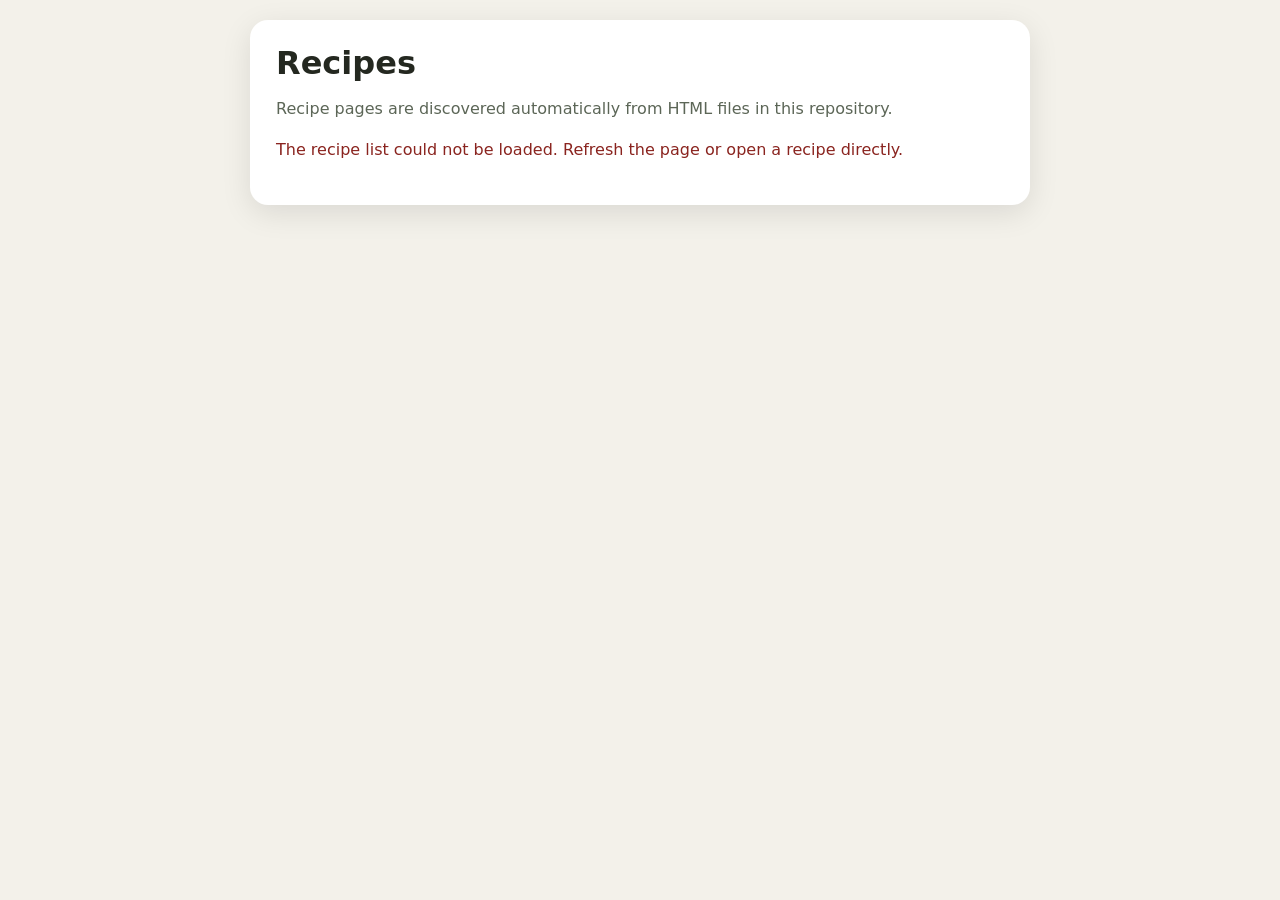
<file: index.html>
<!doctype html>
<html lang="en">
<head>
  <meta charset="utf-8">
  <meta name="viewport" content="width=device-width, initial-scale=1">
  <title>Recipes</title>
  <meta name="description" content="Recipe collection prepared for Bring! import.">
  <link rel="stylesheet" href="styles.css">
</head>
<body>
  <main>
    <div class="card">
      <h1>Recipes</h1>
      <p class="meta">Recipe pages are discovered automatically from HTML files in this repository.</p>
      <p id="recipe-status" class="meta" role="status">Loading recipes…</p>
      <ul id="recipe-list" class="recipe-list" hidden></ul>
      <noscript>
        <p class="note">JavaScript is required to build the automatic recipe list.</p>
      </noscript>
    </div>
  </main>

  <script>
    (() => {
      "use strict";

      const list = document.getElementById("recipe-list");
      const status = document.getElementById("recipe-status");

      function repositoryDetails() {
        const hostParts = window.location.hostname.split(".");
        const pathParts = window.location.pathname.split("/").filter(Boolean);

        if (hostParts.length >= 3 && hostParts.slice(-2).join(".") === "github.io") {
          return {
            owner: hostParts[0],
            repo: pathParts[0] || `${hostParts[0]}.github.io`
          };
        }

        return { owner: "Ogg-Vorbis", repo: "bring-recipes" };
      }

      function recipeMetadata(html, filename) {
        const documentCopy = new DOMParser().parseFromString(html, "text/html");
        const jsonLdScripts = documentCopy.querySelectorAll('script[type="application/ld+json"]');
        let recipe = null;

        for (const script of jsonLdScripts) {
          try {
            const data = JSON.parse(script.textContent);
            const candidates = Array.isArray(data) ? data : [data];
            recipe = candidates.find(item => item && item["@type"] === "Recipe");
            if (recipe) break;
          } catch (error) {
            console.warn(`Could not parse JSON-LD in ${filename}`, error);
          }
        }

        const fallbackTitle = documentCopy.querySelector("h1")?.textContent.trim()
          || documentCopy.title
          || filename.replace(/\.html$/i, "").replace(/-/g, " ");

        return {
          filename,
          name: recipe?.name || fallbackTitle,
          description: recipe?.description || ""
        };
      }

      function render(recipes) {
        recipes.sort((a, b) => a.name.localeCompare(b.name));
        list.replaceChildren();

        for (const recipe of recipes) {
          const item = document.createElement("li");
          const link = document.createElement("a");
          link.href = recipe.filename;
          link.textContent = recipe.name;
          item.appendChild(link);

          if (recipe.description) {
            const description = document.createElement("p");
            description.className = "recipe-description";
            description.textContent = recipe.description;
            item.appendChild(description);
          }

          list.appendChild(item);
        }

        status.textContent = recipes.length
          ? `${recipes.length} recipe${recipes.length === 1 ? "" : "s"}`
          : "No recipe HTML files found.";
        list.hidden = recipes.length === 0;
      }

      async function loadRecipes() {
        const { owner, repo } = repositoryDetails();
        const apiUrl = `https://api.github.com/repos/${encodeURIComponent(owner)}/${encodeURIComponent(repo)}/contents/`;
        const response = await fetch(apiUrl, {
          headers: { Accept: "application/vnd.github+json" }
        });

        if (!response.ok) {
          throw new Error(`GitHub returned ${response.status}`);
        }

        const files = await response.json();
        const recipeFiles = files
          .filter(file => file.type === "file")
          .map(file => file.name)
          .filter(name => name.toLowerCase().endsWith(".html"))
          .filter(name => name.toLowerCase() !== "index.html");

        const recipes = await Promise.all(recipeFiles.map(async filename => {
          const recipeResponse = await fetch(filename, { cache: "no-cache" });
          if (!recipeResponse.ok) throw new Error(`Could not load ${filename}`);
          return recipeMetadata(await recipeResponse.text(), filename);
        }));

        render(recipes);
      }

      loadRecipes().catch(error => {
        console.error(error);
        status.textContent = "The recipe list could not be loaded. Refresh the page or open a recipe directly.";
        status.classList.add("load-error");
      });
    })();
  </script>
</body>
</html>
</file>
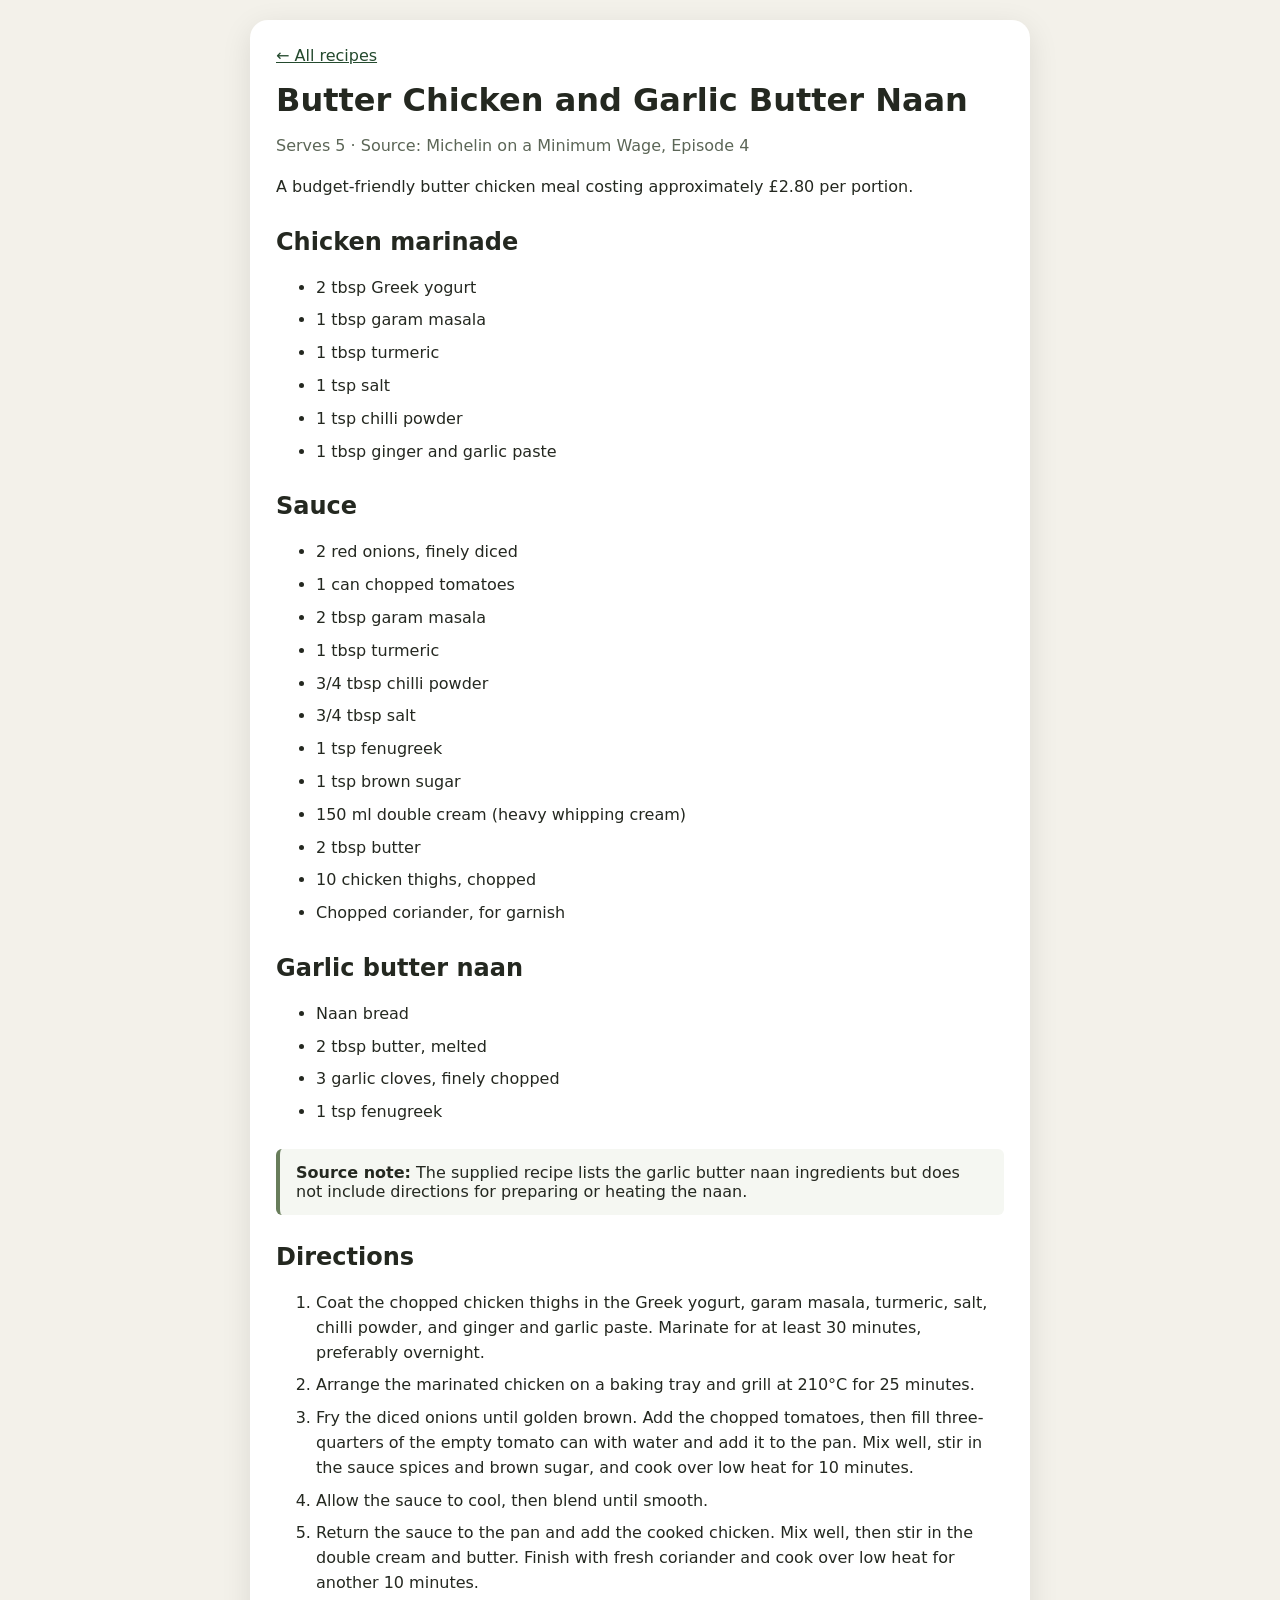
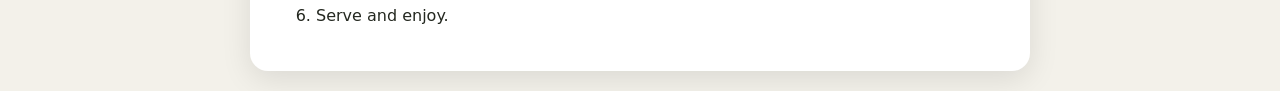
<file: butter-chicken-and-garlic-butter-naan.html>
<!doctype html>
<html lang="en">
<head>
  <meta charset="utf-8">
  <meta name="viewport" content="width=device-width, initial-scale=1">
  <title>Butter Chicken and Garlic Butter Naan</title>
  <meta name="description" content="A budget-friendly butter chicken with garlic butter naan, serving five at approximately £2.80 per portion.">
  <link rel="stylesheet" href="styles.css">
  <script type="application/ld+json">
{
  "@context": "https://schema.org",
  "@type": "Recipe",
  "name": "Butter Chicken and Garlic Butter Naan",
  "description": "A budget-friendly butter chicken with garlic butter naan, serving five at approximately £2.80 per portion.",
  "author": {
    "@type": "Organization",
    "name": "Michelin on a Minimum Wage"
  },
  "recipeYield": "5 servings",
  "recipeIngredient": [
    "2 tbsp Greek yogurt",
    "1 tbsp garam masala, for the marinade",
    "1 tbsp turmeric, for the marinade",
    "1 tsp salt, for the marinade",
    "1 tsp chilli powder, for the marinade",
    "1 tbsp ginger and garlic paste",
    "2 red onions, finely diced",
    "1 can chopped tomatoes",
    "2 tbsp garam masala, for the sauce",
    "1 tbsp turmeric, for the sauce",
    "3/4 tbsp chilli powder, for the sauce",
    "3/4 tbsp salt, for the sauce",
    "1 tsp fenugreek, for the sauce",
    "1 tsp brown sugar",
    "150 ml double cream (heavy whipping cream)",
    "2 tbsp butter, for the sauce",
    "10 chicken thighs, chopped",
    "Chopped coriander, for garnish",
    "Naan bread",
    "2 tbsp butter, melted, for the naan",
    "3 garlic cloves, finely chopped",
    "1 tsp fenugreek, for the naan"
  ],
  "recipeInstructions": [
    {
      "@type": "HowToStep",
      "position": 1,
      "text": "Coat the chopped chicken thighs in the Greek yogurt, garam masala, turmeric, salt, chilli powder, and ginger and garlic paste. Marinate for at least 30 minutes, preferably overnight."
    },
    {
      "@type": "HowToStep",
      "position": 2,
      "text": "Arrange the marinated chicken on a baking tray and grill at 210°C for 25 minutes."
    },
    {
      "@type": "HowToStep",
      "position": 3,
      "text": "Fry the diced onions until golden brown. Add the chopped tomatoes, then fill three-quarters of the empty tomato can with water and add it to the pan. Mix well, stir in the sauce spices and brown sugar, and cook over low heat for 10 minutes."
    },
    {
      "@type": "HowToStep",
      "position": 4,
      "text": "Allow the sauce to cool, then blend until smooth."
    },
    {
      "@type": "HowToStep",
      "position": 5,
      "text": "Return the sauce to the pan and add the cooked chicken. Mix well, then stir in the double cream and butter. Finish with fresh coriander and cook over low heat for another 10 minutes."
    },
    {
      "@type": "HowToStep",
      "position": 6,
      "text": "Serve and enjoy."
    }
  ]
}
  </script>
  <script async="async" src="https://platform.getbring.com/widgets/import.js"></script>
</head>
<body>
  <main class="card" itemscope itemtype="https://schema.org/Recipe">
    <a class="back" href="index.html">← All recipes</a>
    <h1 itemprop="name">Butter Chicken and Garlic Butter Naan</h1>
    <p class="meta">
      Serves <span itemprop="recipeYield">5</span>
      · Source: <span itemprop="author">Michelin on a Minimum Wage, Episode 4</span>
    </p>
    <p itemprop="description">A budget-friendly butter chicken meal costing approximately £2.80 per portion.</p>

    <h2>Chicken marinade</h2>
    <ul>
      <li>2 tbsp Greek yogurt</li>
      <li>1 tbsp garam masala</li>
      <li>1 tbsp turmeric</li>
      <li>1 tsp salt</li>
      <li>1 tsp chilli powder</li>
      <li>1 tbsp ginger and garlic paste</li>
    </ul>

    <h2>Sauce</h2>
    <ul>
      <li>2 red onions, finely diced</li>
      <li>1 can chopped tomatoes</li>
      <li>2 tbsp garam masala</li>
      <li>1 tbsp turmeric</li>
      <li>3/4 tbsp chilli powder</li>
      <li>3/4 tbsp salt</li>
      <li>1 tsp fenugreek</li>
      <li>1 tsp brown sugar</li>
      <li>150 ml double cream (heavy whipping cream)</li>
      <li>2 tbsp butter</li>
      <li>10 chicken thighs, chopped</li>
      <li>Chopped coriander, for garnish</li>
    </ul>

    <h2>Garlic butter naan</h2>
    <ul>
      <li>Naan bread</li>
      <li>2 tbsp butter, melted</li>
      <li>3 garlic cloves, finely chopped</li>
      <li>1 tsp fenugreek</li>
    </ul>

    <aside class="note">
      <strong>Source note:</strong>
      The supplied recipe lists the garlic butter naan ingredients but does not include directions for preparing or heating the naan.
    </aside>

    <h2>Directions</h2>
    <ol>
      <li>Coat the chopped chicken thighs in the Greek yogurt, garam masala, turmeric, salt, chilli powder, and ginger and garlic paste. Marinate for at least 30 minutes, preferably overnight.</li>
      <li>Arrange the marinated chicken on a baking tray and grill at 210°C for 25 minutes.</li>
      <li>Fry the diced onions until golden brown. Add the chopped tomatoes, then fill three-quarters of the empty tomato can with water and add it to the pan. Mix well, stir in the sauce spices and brown sugar, and cook over low heat for 10 minutes.</li>
      <li>Allow the sauce to cool, then blend until smooth.</li>
      <li>Return the sauce to the pan and add the cooked chicken. Mix well, then stir in the double cream and butter. Finish with fresh coriander and cook over low heat for another 10 minutes.</li>
      <li>Serve and enjoy.</li>
    </ol>

    <div data-bring-import="" style="display:none"></div>
  </main>
</body>
</html>
</file>
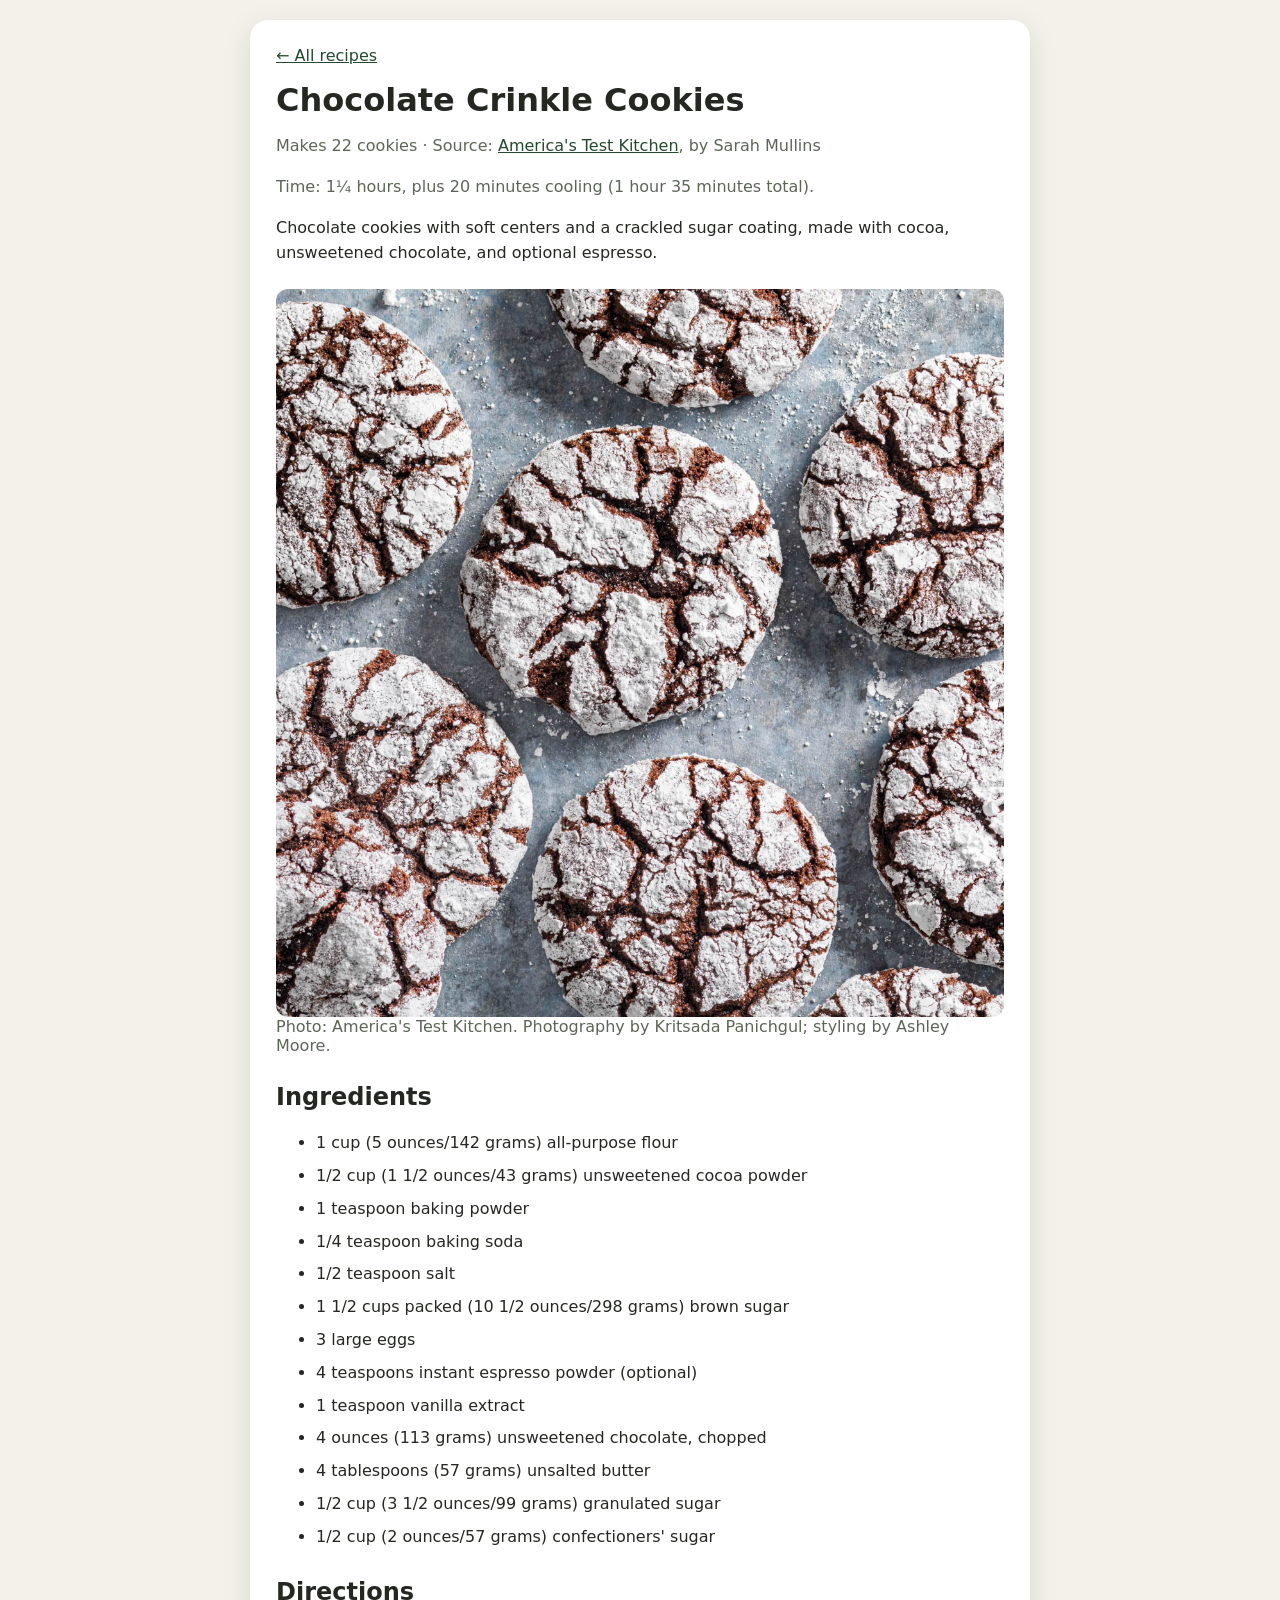
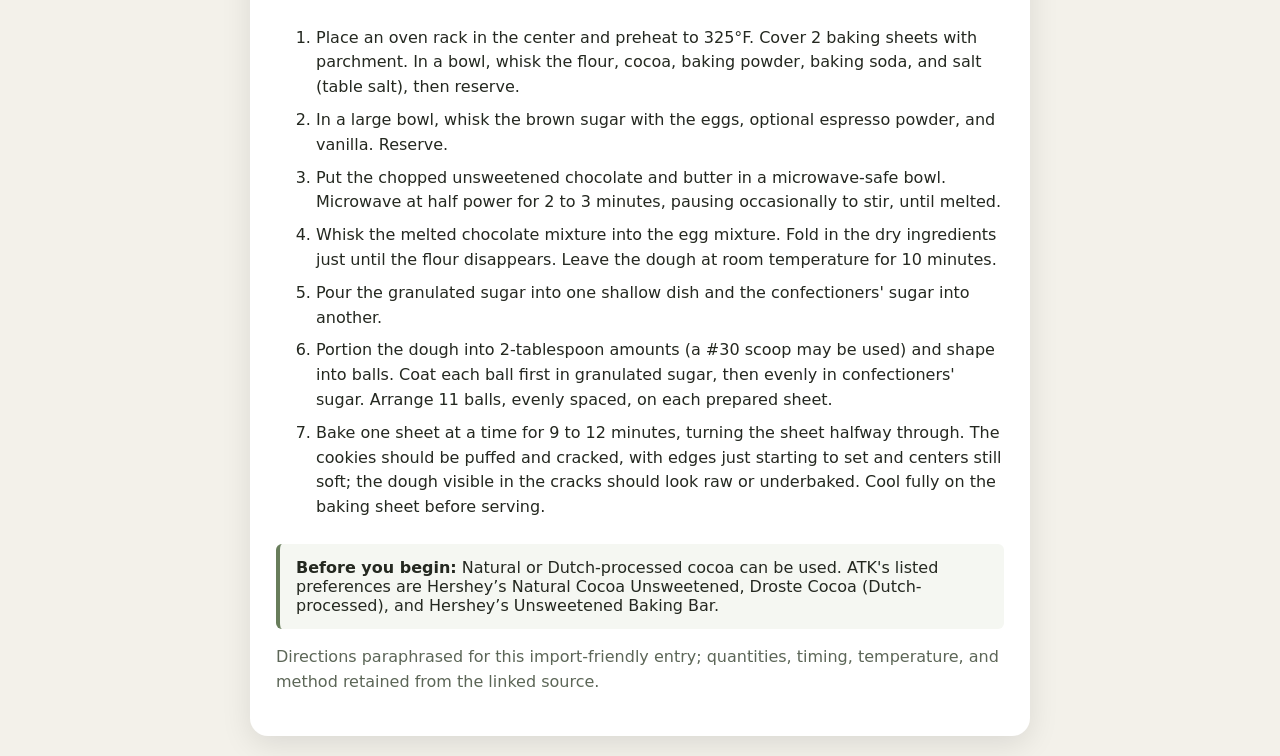
<file: chocolate-crinkle-cookies.html>
<!doctype html>
<html lang="en">
<head>
  <meta charset="utf-8">
  <meta name="viewport" content="width=device-width, initial-scale=1">
  <title>Chocolate Crinkle Cookies</title>
  <meta name="description" content="Chocolate cookies with soft centers and a crackled sugar coating, made with cocoa, unsweetened chocolate, and optional espresso.">
  <link rel="stylesheet" href="styles.css">
  <script type="application/ld+json">
{
  "@context": "https://schema.org",
  "@type": "Recipe",
  "name": "Chocolate Crinkle Cookies",
  "image": "https://ogg-vorbis.github.io/bring-recipes/chocolate-crinkle-cookies.jpg",
  "description": "Chocolate cookies with soft centers and a crackled sugar coating, made with cocoa, unsweetened chocolate, and optional espresso.",
  "author": {
    "@type": "Person",
    "name": "Sarah Mullins"
  },
  "publisher": {
    "@type": "Organization",
    "name": "America's Test Kitchen"
  },
  "isBasedOn": "https://www.americastestkitchen.com/recipes/8125-chocolate-crinkle-cookies",
  "recipeYield": "22 cookies",
  "totalTime": "PT1H35M",
  "recipeCategory": "Dessert",
  "keywords": "cookies, chocolate, crinkle cookies",
  "recipeIngredient": [
    "1 cup (5 ounces/142 grams) all-purpose flour",
    "1/2 cup (1 1/2 ounces/43 grams) unsweetened cocoa powder",
    "1 teaspoon baking powder",
    "1/4 teaspoon baking soda",
    "1/2 teaspoon salt",
    "1 1/2 cups packed (10 1/2 ounces/298 grams) brown sugar",
    "3 large eggs",
    "4 teaspoons instant espresso powder (optional)",
    "1 teaspoon vanilla extract",
    "4 ounces (113 grams) unsweetened chocolate, chopped",
    "4 tablespoons (57 grams) unsalted butter",
    "1/2 cup (3 1/2 ounces/99 grams) granulated sugar",
    "1/2 cup (2 ounces/57 grams) confectioners' sugar"
  ],
  "recipeInstructions": [
    {
      "@type": "HowToStep",
      "position": 1,
      "text": "Place an oven rack in the center and preheat to 325°F. Cover 2 baking sheets with parchment. In a bowl, whisk the flour, cocoa, baking powder, baking soda, and salt (table salt), then reserve."
    },
    {
      "@type": "HowToStep",
      "position": 2,
      "text": "In a large bowl, whisk the brown sugar with the eggs, optional espresso powder, and vanilla. Reserve."
    },
    {
      "@type": "HowToStep",
      "position": 3,
      "text": "Put the chopped unsweetened chocolate and butter in a microwave-safe bowl. Microwave at half power for 2 to 3 minutes, pausing occasionally to stir, until melted."
    },
    {
      "@type": "HowToStep",
      "position": 4,
      "text": "Whisk the melted chocolate mixture into the egg mixture. Fold in the dry ingredients just until the flour disappears. Leave the dough at room temperature for 10 minutes."
    },
    {
      "@type": "HowToStep",
      "position": 5,
      "text": "Pour the granulated sugar into one shallow dish and the confectioners' sugar into another."
    },
    {
      "@type": "HowToStep",
      "position": 6,
      "text": "Portion the dough into 2-tablespoon amounts (a #30 scoop may be used) and shape into balls. Coat each ball first in granulated sugar, then evenly in confectioners' sugar. Arrange 11 balls, evenly spaced, on each prepared sheet."
    },
    {
      "@type": "HowToStep",
      "position": 7,
      "text": "Bake one sheet at a time for 9 to 12 minutes, turning the sheet halfway through. The cookies should be puffed and cracked, with edges just starting to set and centers still soft; the dough visible in the cracks should look raw or underbaked. Cool fully on the baking sheet before serving."
    }
  ]
}
  </script>
  <script async="async" src="https://platform.getbring.com/widgets/import.js"></script>
</head>
<body>
  <main class="card" itemscope itemtype="https://schema.org/Recipe">
    <a class="back" href="index.html">← All recipes</a>
    <h1 itemprop="name">Chocolate Crinkle Cookies</h1>
    <p class="meta">Makes <span itemprop="recipeYield">22 cookies</span> · Source: <a href="https://www.americastestkitchen.com/recipes/8125-chocolate-crinkle-cookies">America's Test Kitchen</a>, by <span itemprop="author">Sarah Mullins</span></p>
    <p class="meta">Time: 1¼ hours, plus 20 minutes cooling (1 hour 35 minutes total).</p>
    <p itemprop="description">Chocolate cookies with soft centers and a crackled sugar coating, made with cocoa, unsweetened chocolate, and optional espresso.</p>
    <figure style="margin: 24px 0">
      <img itemprop="image" src="chocolate-crinkle-cookies.jpg" alt="Chocolate crinkle cookies with a cracked powdered-sugar coating" width="2270" height="2270" style="display: block; width: 100%; height: auto; border-radius: 12px">
      <figcaption class="meta">Photo: America's Test Kitchen. Photography by Kritsada Panichgul; styling by Ashley Moore.</figcaption>
    </figure>
    <h2>Ingredients</h2>
    <ul>
      <li itemprop="recipeIngredient">1 cup (5 ounces/142 grams) all-purpose flour</li>
      <li itemprop="recipeIngredient">1/2 cup (1 1/2 ounces/43 grams) unsweetened cocoa powder</li>
      <li itemprop="recipeIngredient">1 teaspoon baking powder</li>
      <li itemprop="recipeIngredient">1/4 teaspoon baking soda</li>
      <li itemprop="recipeIngredient">1/2 teaspoon salt</li>
      <li itemprop="recipeIngredient">1 1/2 cups packed (10 1/2 ounces/298 grams) brown sugar</li>
      <li itemprop="recipeIngredient">3 large eggs</li>
      <li itemprop="recipeIngredient">4 teaspoons instant espresso powder (optional)</li>
      <li itemprop="recipeIngredient">1 teaspoon vanilla extract</li>
      <li itemprop="recipeIngredient">4 ounces (113 grams) unsweetened chocolate, chopped</li>
      <li itemprop="recipeIngredient">4 tablespoons (57 grams) unsalted butter</li>
      <li itemprop="recipeIngredient">1/2 cup (3 1/2 ounces/99 grams) granulated sugar</li>
      <li itemprop="recipeIngredient">1/2 cup (2 ounces/57 grams) confectioners' sugar</li>
    </ul>
    <h2>Directions</h2>
    <ol>
      <li itemprop="recipeInstructions">Place an oven rack in the center and preheat to 325°F. Cover 2 baking sheets with parchment. In a bowl, whisk the flour, cocoa, baking powder, baking soda, and salt (table salt), then reserve.</li>
      <li itemprop="recipeInstructions">In a large bowl, whisk the brown sugar with the eggs, optional espresso powder, and vanilla. Reserve.</li>
      <li itemprop="recipeInstructions">Put the chopped unsweetened chocolate and butter in a microwave-safe bowl. Microwave at half power for 2 to 3 minutes, pausing occasionally to stir, until melted.</li>
      <li itemprop="recipeInstructions">Whisk the melted chocolate mixture into the egg mixture. Fold in the dry ingredients just until the flour disappears. Leave the dough at room temperature for 10 minutes.</li>
      <li itemprop="recipeInstructions">Pour the granulated sugar into one shallow dish and the confectioners' sugar into another.</li>
      <li itemprop="recipeInstructions">Portion the dough into 2-tablespoon amounts (a #30 scoop may be used) and shape into balls. Coat each ball first in granulated sugar, then evenly in confectioners' sugar. Arrange 11 balls, evenly spaced, on each prepared sheet.</li>
      <li itemprop="recipeInstructions">Bake one sheet at a time for 9 to 12 minutes, turning the sheet halfway through. The cookies should be puffed and cracked, with edges just starting to set and centers still soft; the dough visible in the cracks should look raw or underbaked. Cool fully on the baking sheet before serving.</li>
    </ol>
    <aside class="note"><strong>Before you begin:</strong> Natural or Dutch-processed cocoa can be used. ATK's listed preferences are Hershey’s Natural Cocoa Unsweetened, Droste Cocoa (Dutch-processed), and Hershey’s Unsweetened Baking Bar.</aside>
    <p class="meta">Directions paraphrased for this import-friendly entry; quantities, timing, temperature, and method retained from the linked source.</p>
    <div data-bring-import="" style="display:none"></div>
  </main>
</body>
</html>
</file>
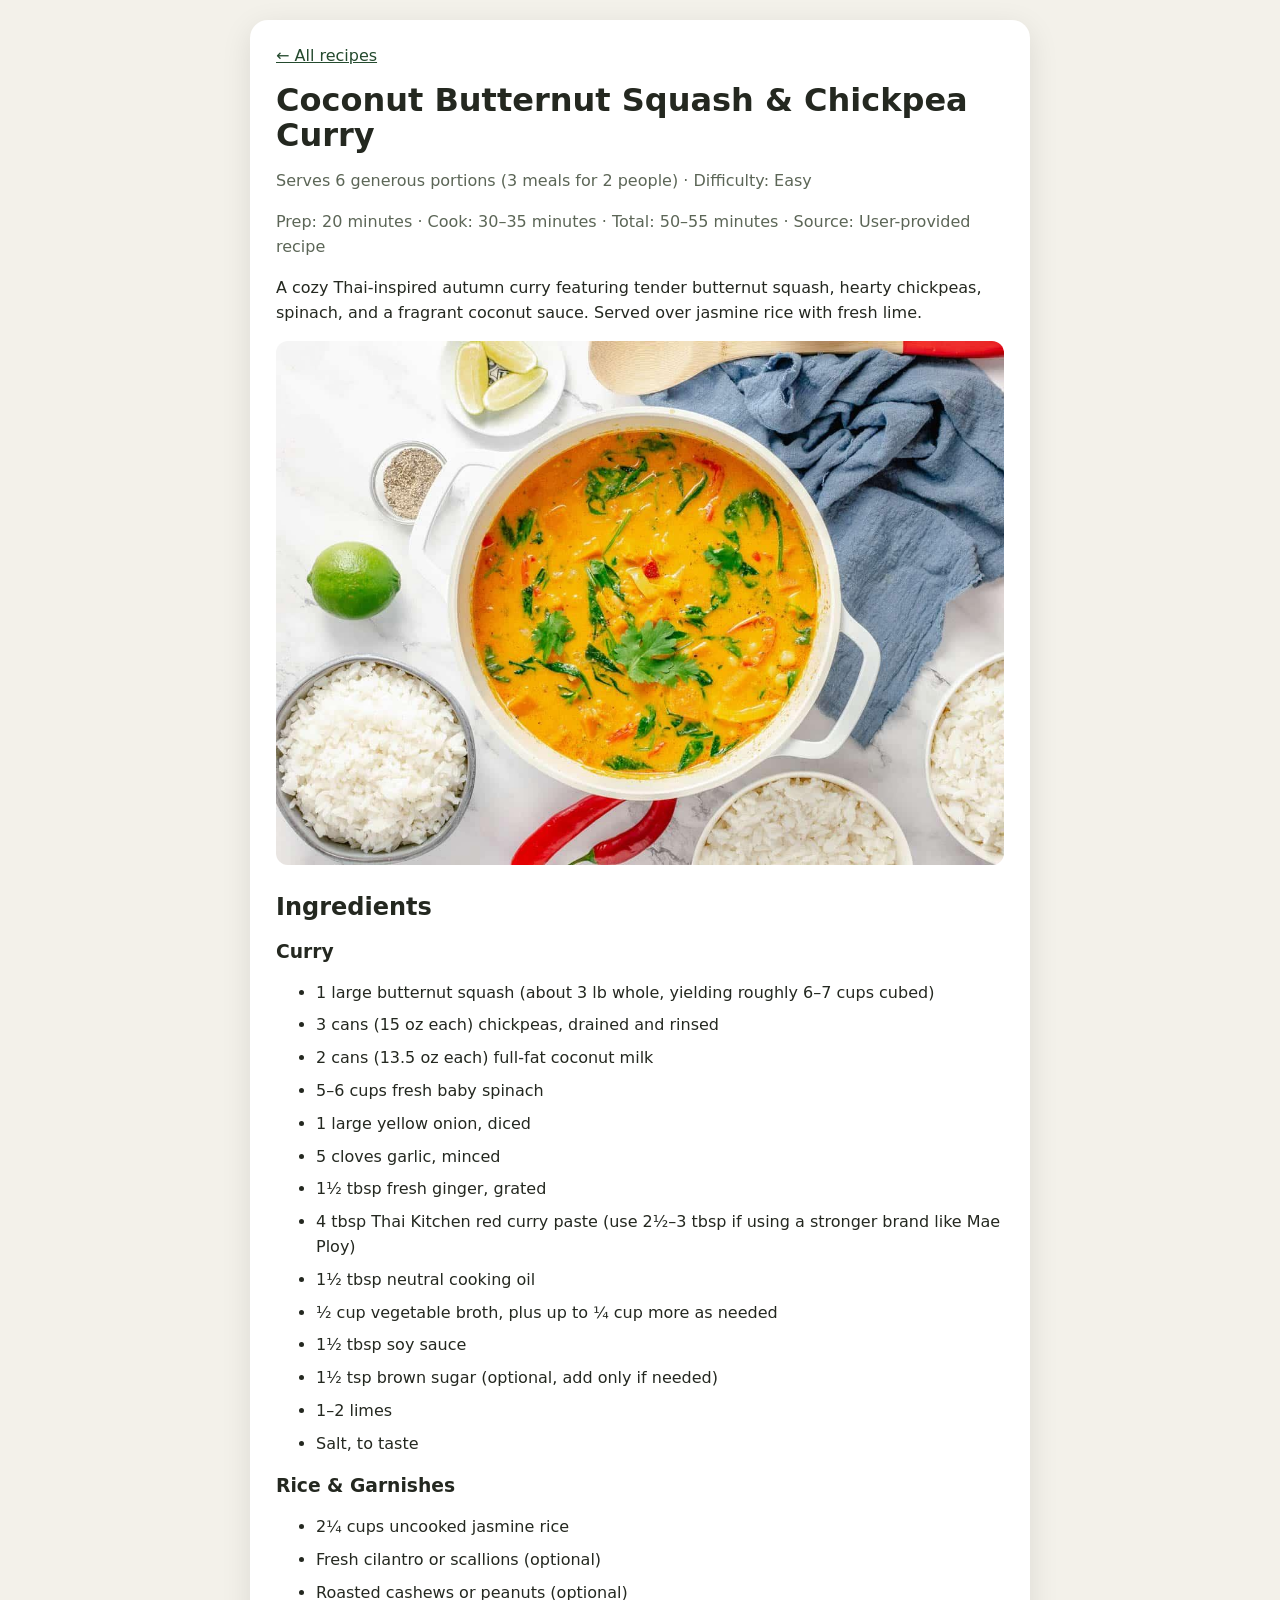
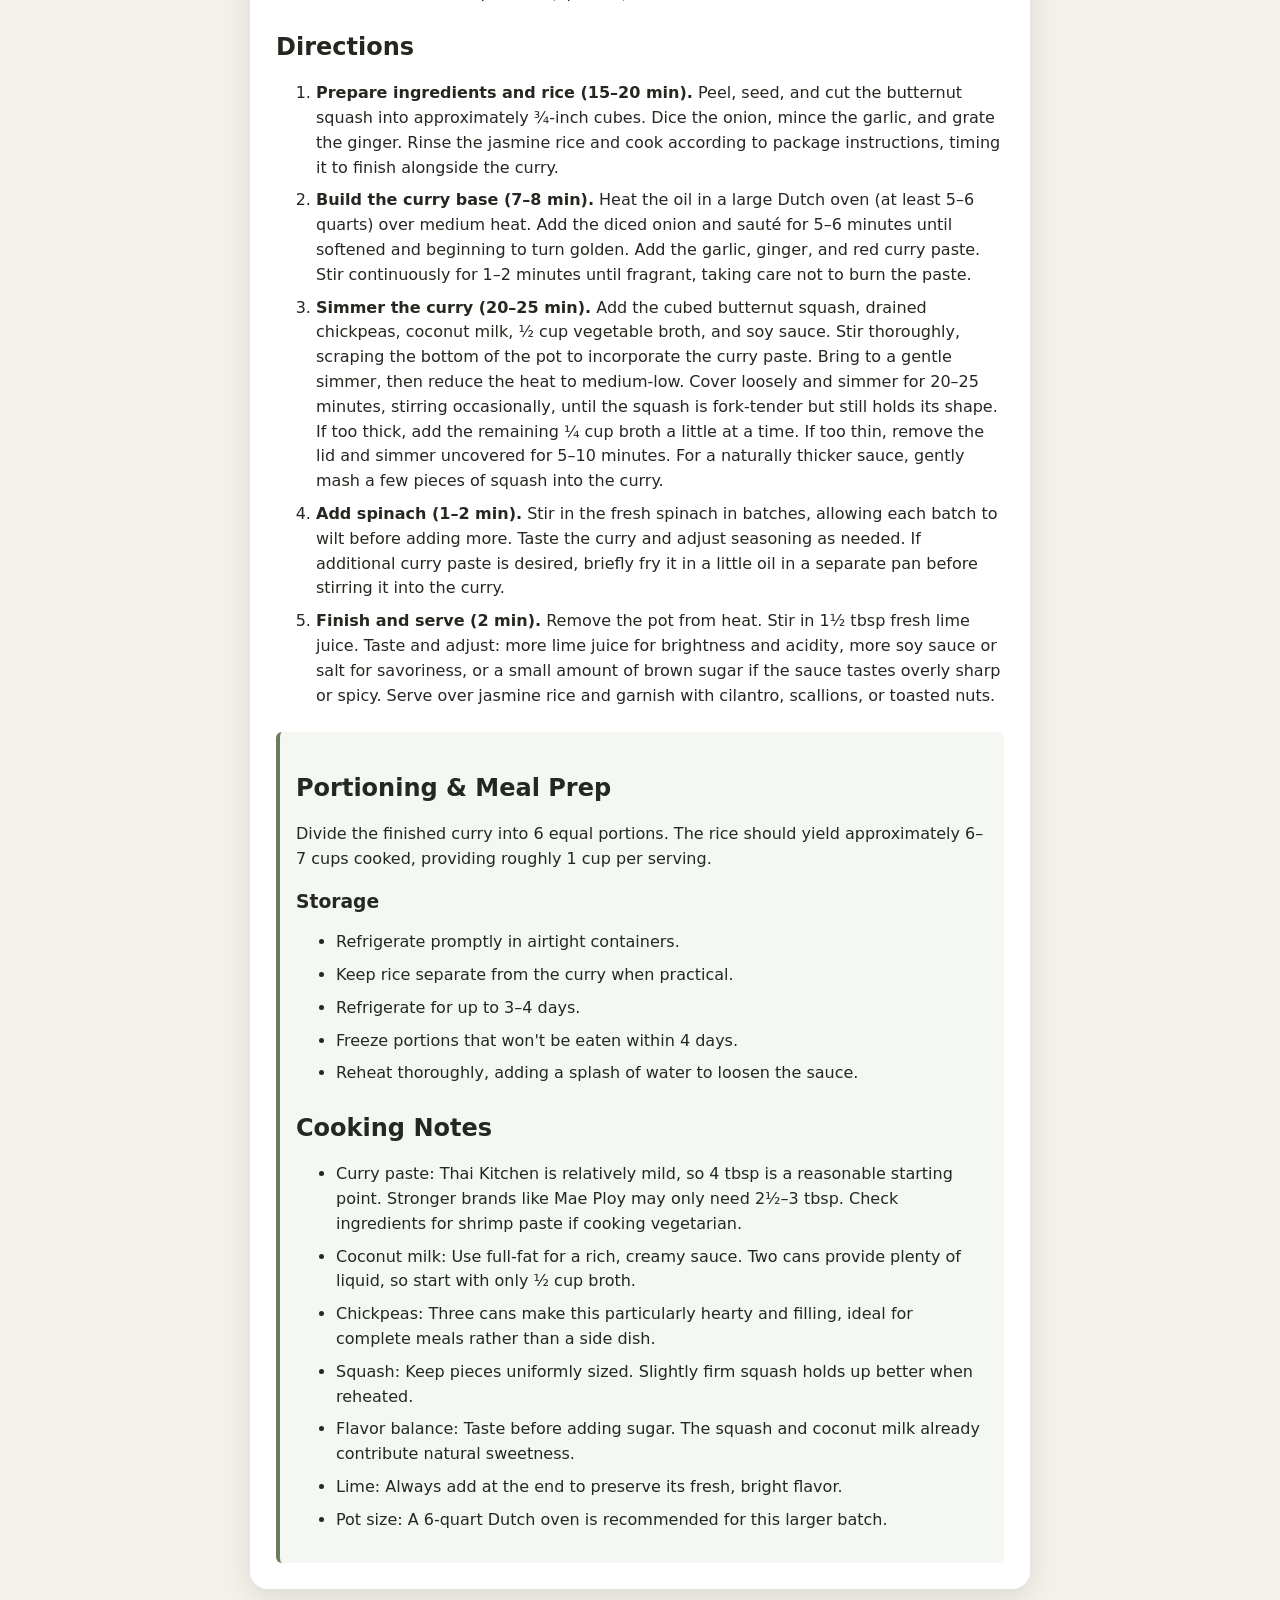
<file: coconut-butternut-squash-chickpea-curry.html>
<!doctype html>
<html lang="en">
<head>
  <meta charset="utf-8">
  <meta name="viewport" content="width=device-width, initial-scale=1">
  <title>Coconut Butternut Squash &amp; Chickpea Curry</title>
  <meta name="description" content="A cozy Thai-inspired autumn curry featuring tender butternut squash, hearty chickpeas, spinach, and a fragrant coconut sauce. Served over jasmine rice with fresh lime.">
  <meta property="og:type" content="article">
  <meta property="og:title" content="Coconut Butternut Squash &amp; Chickpea Curry">
  <meta property="og:url" content="https://ogg-vorbis.github.io/bring-recipes/coconut-butternut-squash-chickpea-curry.html">
  <meta property="og:image" content="https://ogg-vorbis.github.io/bring-recipes/images/coconut-butternut-squash-chickpea-curry.png">
  <meta property="og:image:width" content="1200">
  <meta property="og:image:height" content="863">
  <meta name="twitter:card" content="summary_large_image">
  <meta name="twitter:image" content="https://ogg-vorbis.github.io/bring-recipes/images/coconut-butternut-squash-chickpea-curry.png">
  <link rel="stylesheet" href="styles.css">
  <script type="application/ld+json">
{
  "@context": "https://schema.org",
  "@type": "Recipe",
  "name": "Coconut Butternut Squash & Chickpea Curry",
  "description": "A cozy Thai-inspired autumn curry featuring tender butternut squash, hearty chickpeas, spinach, and a fragrant coconut sauce. Served over jasmine rice with fresh lime.",
  "author": {
    "@type": "Organization",
    "name": "User-provided recipe"
  },
  "image": "https://ogg-vorbis.github.io/bring-recipes/images/coconut-butternut-squash-chickpea-curry.png",
  "recipeYield": "6 generous portions (3 meals for 2 people)",
  "prepTime": "PT20M",
  "cookTime": "PT35M",
  "totalTime": "PT55M",
  "recipeIngredient": [
    "1 large butternut squash (about 3 lb whole, yielding roughly 6–7 cups cubed)",
    "3 cans (15 oz each) chickpeas, drained and rinsed",
    "2 cans (13.5 oz each) full-fat coconut milk",
    "5–6 cups fresh baby spinach",
    "1 large yellow onion, diced",
    "5 cloves garlic, minced",
    "1½ tbsp fresh ginger, grated",
    "4 tbsp Thai Kitchen red curry paste (use 2½–3 tbsp if using a stronger brand like Mae Ploy)",
    "1½ tbsp neutral cooking oil",
    "½ cup vegetable broth, plus up to ¼ cup more as needed",
    "1½ tbsp soy sauce",
    "1½ tsp brown sugar (optional, add only if needed)",
    "1–2 limes",
    "Salt, to taste",
    "2¼ cups uncooked jasmine rice",
    "Fresh cilantro or scallions (optional)",
    "Roasted cashews or peanuts (optional)"
  ],
  "recipeInstructions": [
    {
      "@type": "HowToStep",
      "position": 1,
      "name": "Prepare ingredients and rice (15–20 min)",
      "text": "Peel, seed, and cut the butternut squash into approximately ¾-inch cubes. Dice the onion, mince the garlic, and grate the ginger. Rinse the jasmine rice and cook according to package instructions, timing it to finish alongside the curry."
    },
    {
      "@type": "HowToStep",
      "position": 2,
      "name": "Build the curry base (7–8 min)",
      "text": "Heat the oil in a large Dutch oven (at least 5–6 quarts) over medium heat. Add the diced onion and sauté for 5–6 minutes until softened and beginning to turn golden. Add the garlic, ginger, and red curry paste. Stir continuously for 1–2 minutes until fragrant, taking care not to burn the paste."
    },
    {
      "@type": "HowToStep",
      "position": 3,
      "name": "Simmer the curry (20–25 min)",
      "text": "Add the cubed butternut squash, drained chickpeas, coconut milk, ½ cup vegetable broth, and soy sauce. Stir thoroughly, scraping the bottom of the pot to incorporate the curry paste. Bring to a gentle simmer, then reduce the heat to medium-low. Cover loosely and simmer for 20–25 minutes, stirring occasionally, until the squash is fork-tender but still holds its shape. If too thick, add the remaining ¼ cup broth a little at a time. If too thin, remove the lid and simmer uncovered for 5–10 minutes. For a naturally thicker sauce, gently mash a few pieces of squash into the curry."
    },
    {
      "@type": "HowToStep",
      "position": 4,
      "name": "Add spinach (1–2 min)",
      "text": "Stir in the fresh spinach in batches, allowing each batch to wilt before adding more. Taste the curry and adjust seasoning as needed. If additional curry paste is desired, briefly fry it in a little oil in a separate pan before stirring it into the curry."
    },
    {
      "@type": "HowToStep",
      "position": 5,
      "name": "Finish and serve (2 min)",
      "text": "Remove the pot from heat. Stir in 1½ tbsp fresh lime juice. Taste and adjust: more lime juice for brightness and acidity, more soy sauce or salt for savoriness, or a small amount of brown sugar if the sauce tastes overly sharp or spicy. Serve over jasmine rice and garnish with cilantro, scallions, or toasted nuts."
    }
  ]
}
  </script>
  <script async="async" src="https://platform.getbring.com/widgets/import.js"></script>
</head>
<body>
  <main class="card" itemscope itemtype="https://schema.org/Recipe">
    <a class="back" href="index.html">← All recipes</a>
    <h1 itemprop="name">Coconut Butternut Squash &amp; Chickpea Curry</h1>
    <p class="meta">Serves <span itemprop="recipeYield">6 generous portions (3 meals for 2 people)</span> · Difficulty: Easy</p>
    <p class="meta">Prep: <time itemprop="prepTime" datetime="PT20M">20 minutes</time> · Cook: <time itemprop="cookTime" datetime="PT35M">30–35 minutes</time> · Total: <time itemprop="totalTime" datetime="PT55M">50–55 minutes</time> · Source: <span itemprop="author">User-provided recipe</span></p>
    <p itemprop="description">A cozy Thai-inspired autumn curry featuring tender butternut squash, hearty chickpeas, spinach, and a fragrant coconut sauce. Served over jasmine rice with fresh lime.</p>
    <img itemprop="image" src="https://ogg-vorbis.github.io/bring-recipes/images/coconut-butternut-squash-chickpea-curry.png" width="1200" height="863" alt="Coconut butternut squash and chickpea curry with spinach, served with rice and lime" style="display:block;max-width:100%;height:auto;border-radius:12px">
    <h2>Ingredients</h2>
    <h3>Curry</h3>
    <ul>
      <li itemprop="recipeIngredient">1 large butternut squash (about 3 lb whole, yielding roughly 6–7 cups cubed)</li>
      <li itemprop="recipeIngredient">3 cans (15 oz each) chickpeas, drained and rinsed</li>
      <li itemprop="recipeIngredient">2 cans (13.5 oz each) full-fat coconut milk</li>
      <li itemprop="recipeIngredient">5–6 cups fresh baby spinach</li>
      <li itemprop="recipeIngredient">1 large yellow onion, diced</li>
      <li itemprop="recipeIngredient">5 cloves garlic, minced</li>
      <li itemprop="recipeIngredient">1½ tbsp fresh ginger, grated</li>
      <li itemprop="recipeIngredient">4 tbsp Thai Kitchen red curry paste (use 2½–3 tbsp if using a stronger brand like Mae Ploy)</li>
      <li itemprop="recipeIngredient">1½ tbsp neutral cooking oil</li>
      <li itemprop="recipeIngredient">½ cup vegetable broth, plus up to ¼ cup more as needed</li>
      <li itemprop="recipeIngredient">1½ tbsp soy sauce</li>
      <li itemprop="recipeIngredient">1½ tsp brown sugar (optional, add only if needed)</li>
      <li itemprop="recipeIngredient">1–2 limes</li>
      <li itemprop="recipeIngredient">Salt, to taste</li>
    </ul>
    <h3>Rice &amp; Garnishes</h3>
    <ul>
      <li itemprop="recipeIngredient">2¼ cups uncooked jasmine rice</li>
      <li itemprop="recipeIngredient">Fresh cilantro or scallions (optional)</li>
      <li itemprop="recipeIngredient">Roasted cashews or peanuts (optional)</li>
    </ul>
    <h2>Directions</h2>
    <ol>
      <li itemprop="recipeInstructions" itemscope itemtype="https://schema.org/HowToStep"><strong itemprop="name">Prepare ingredients and rice (15–20 min).</strong> <span itemprop="text">Peel, seed, and cut the butternut squash into approximately ¾-inch cubes. Dice the onion, mince the garlic, and grate the ginger. Rinse the jasmine rice and cook according to package instructions, timing it to finish alongside the curry.</span></li>
      <li itemprop="recipeInstructions" itemscope itemtype="https://schema.org/HowToStep"><strong itemprop="name">Build the curry base (7–8 min).</strong> <span itemprop="text">Heat the oil in a large Dutch oven (at least 5–6 quarts) over medium heat. Add the diced onion and sauté for 5–6 minutes until softened and beginning to turn golden. Add the garlic, ginger, and red curry paste. Stir continuously for 1–2 minutes until fragrant, taking care not to burn the paste.</span></li>
      <li itemprop="recipeInstructions" itemscope itemtype="https://schema.org/HowToStep"><strong itemprop="name">Simmer the curry (20–25 min).</strong> <span itemprop="text">Add the cubed butternut squash, drained chickpeas, coconut milk, ½ cup vegetable broth, and soy sauce. Stir thoroughly, scraping the bottom of the pot to incorporate the curry paste. Bring to a gentle simmer, then reduce the heat to medium-low. Cover loosely and simmer for 20–25 minutes, stirring occasionally, until the squash is fork-tender but still holds its shape. If too thick, add the remaining ¼ cup broth a little at a time. If too thin, remove the lid and simmer uncovered for 5–10 minutes. For a naturally thicker sauce, gently mash a few pieces of squash into the curry.</span></li>
      <li itemprop="recipeInstructions" itemscope itemtype="https://schema.org/HowToStep"><strong itemprop="name">Add spinach (1–2 min).</strong> <span itemprop="text">Stir in the fresh spinach in batches, allowing each batch to wilt before adding more. Taste the curry and adjust seasoning as needed. If additional curry paste is desired, briefly fry it in a little oil in a separate pan before stirring it into the curry.</span></li>
      <li itemprop="recipeInstructions" itemscope itemtype="https://schema.org/HowToStep"><strong itemprop="name">Finish and serve (2 min).</strong> <span itemprop="text">Remove the pot from heat. Stir in 1½ tbsp fresh lime juice. Taste and adjust: more lime juice for brightness and acidity, more soy sauce or salt for savoriness, or a small amount of brown sugar if the sauce tastes overly sharp or spicy. Serve over jasmine rice and garnish with cilantro, scallions, or toasted nuts.</span></li>
    </ol>
    <aside class="note">
      <h2>Portioning &amp; Meal Prep</h2>
      <p>Divide the finished curry into 6 equal portions. The rice should yield approximately 6–7 cups cooked, providing roughly 1 cup per serving.</p>
      <h3>Storage</h3>
      <ul>
        <li>Refrigerate promptly in airtight containers.</li>
        <li>Keep rice separate from the curry when practical.</li>
        <li>Refrigerate for up to 3–4 days.</li>
        <li>Freeze portions that won't be eaten within 4 days.</li>
        <li>Reheat thoroughly, adding a splash of water to loosen the sauce.</li>
      </ul>
      <h2>Cooking Notes</h2>
      <ul>
        <li>Curry paste: Thai Kitchen is relatively mild, so 4 tbsp is a reasonable starting point. Stronger brands like Mae Ploy may only need 2½–3 tbsp. Check ingredients for shrimp paste if cooking vegetarian.</li>
        <li>Coconut milk: Use full-fat for a rich, creamy sauce. Two cans provide plenty of liquid, so start with only ½ cup broth.</li>
        <li>Chickpeas: Three cans make this particularly hearty and filling, ideal for complete meals rather than a side dish.</li>
        <li>Squash: Keep pieces uniformly sized. Slightly firm squash holds up better when reheated.</li>
        <li>Flavor balance: Taste before adding sugar. The squash and coconut milk already contribute natural sweetness.</li>
        <li>Lime: Always add at the end to preserve its fresh, bright flavor.</li>
        <li>Pot size: A 6-quart Dutch oven is recommended for this larger batch.</li>
      </ul>
    </aside>
    <div data-bring-import="" data-bring-basequantity="6" style="display:none"></div>
  </main>
</body>
</html>
</file>
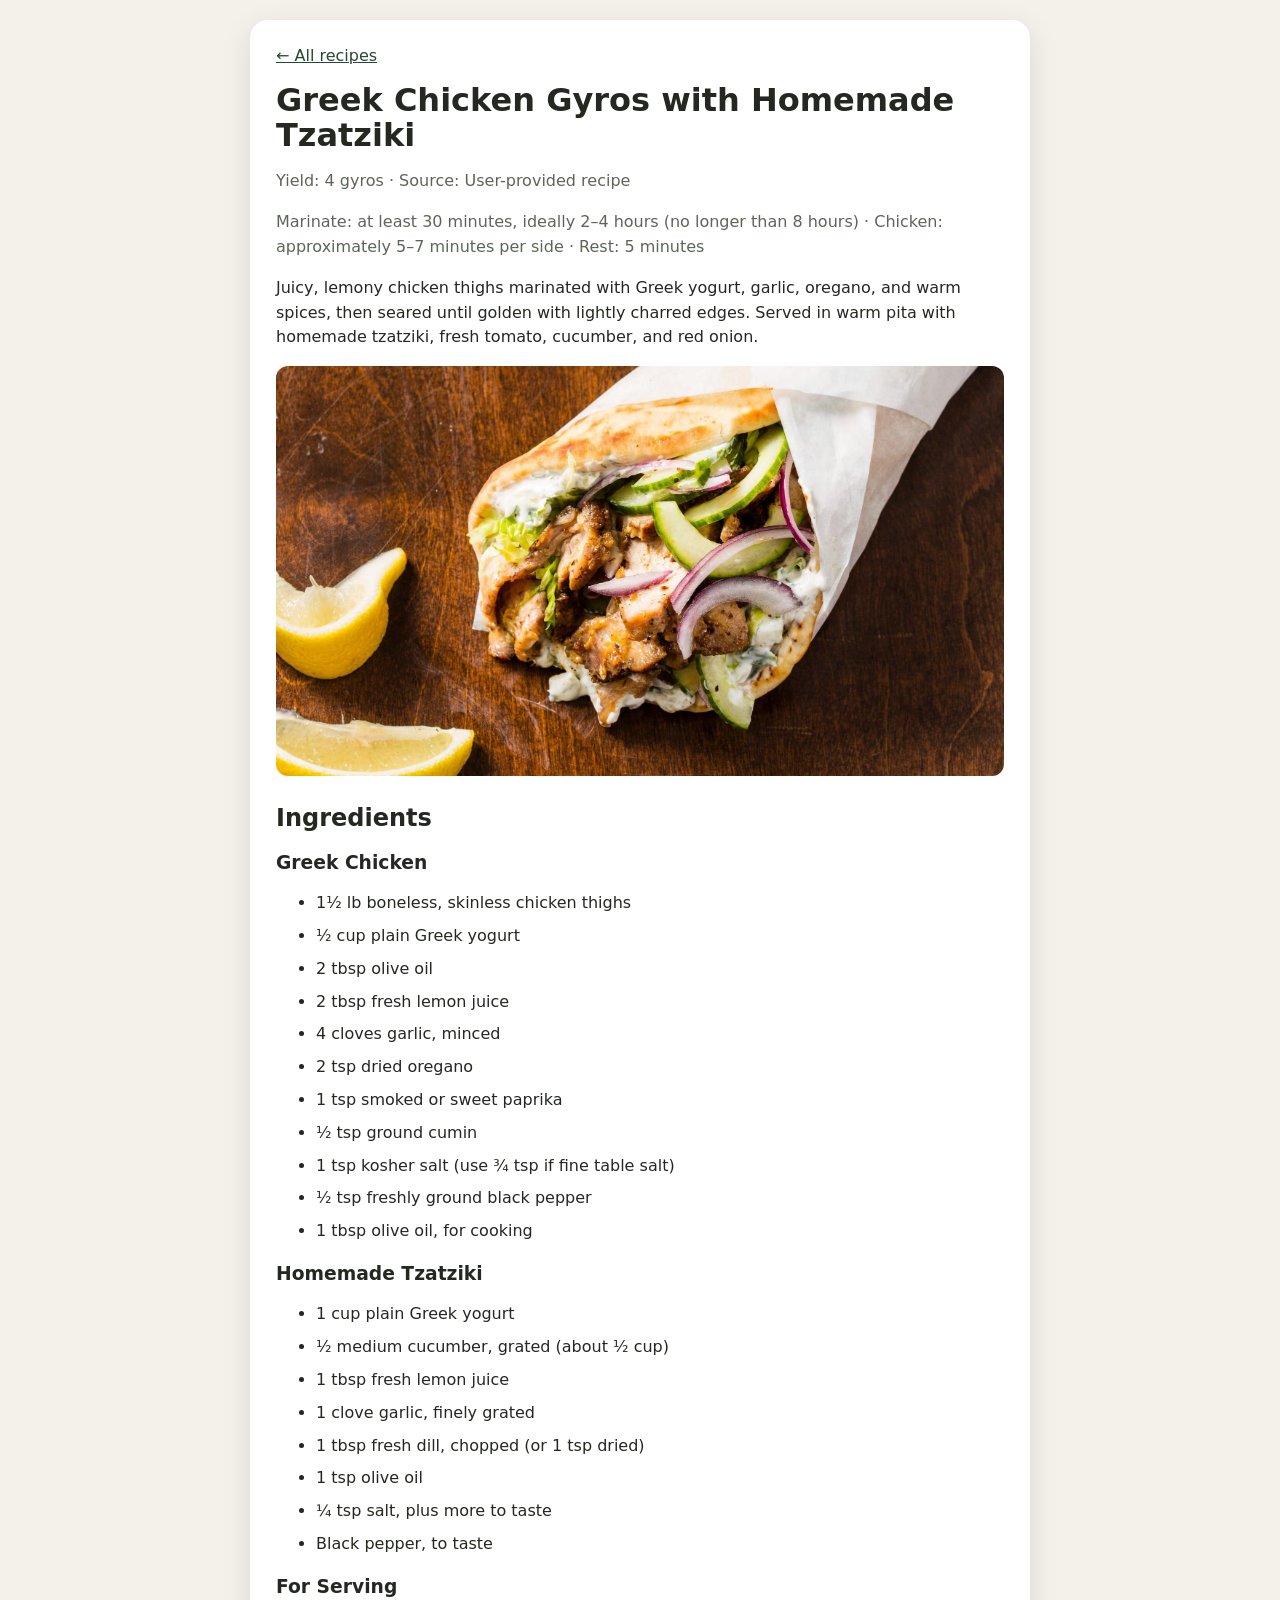
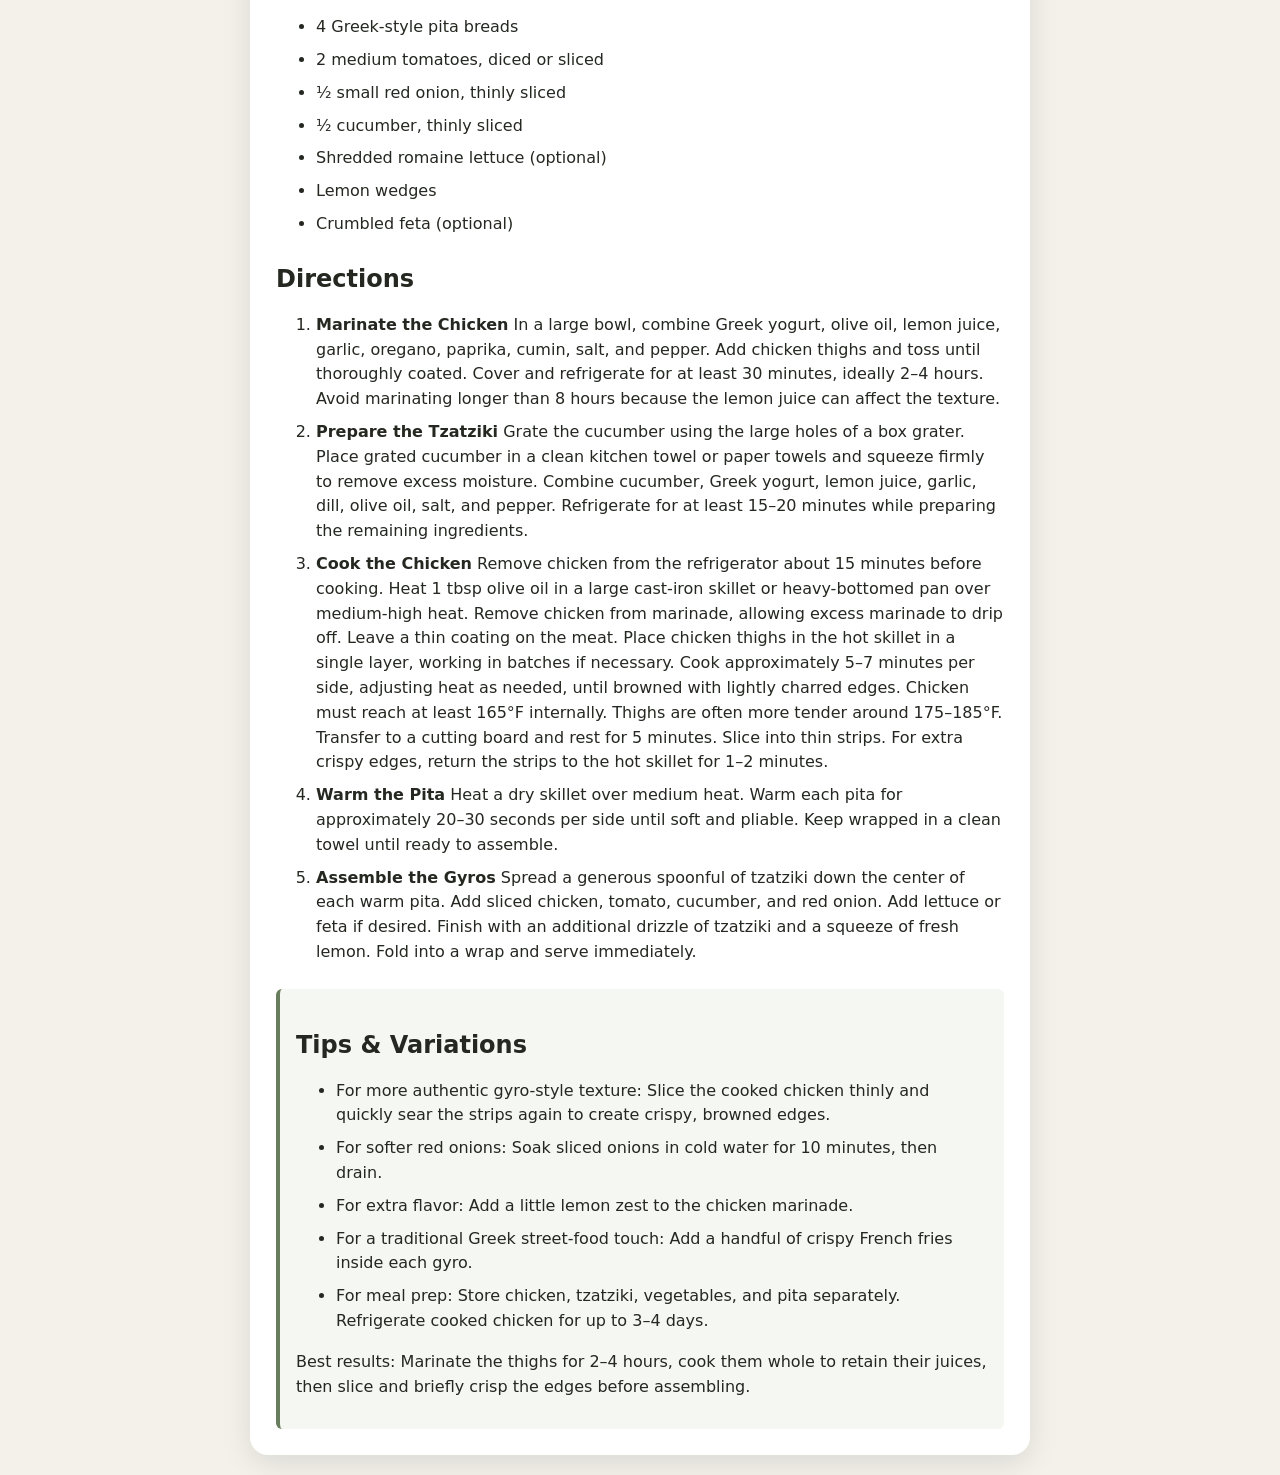
<file: greek-chicken-gyros-with-homemade-tzatziki.html>
<!doctype html>
<html lang="en">
<head>
  <meta charset="utf-8">
  <meta name="viewport" content="width=device-width, initial-scale=1">
  <title>Greek Chicken Gyros with Homemade Tzatziki</title>
  <meta name="description" content="Juicy, lemony chicken thighs marinated with Greek yogurt, garlic, oregano, and warm spices, then seared until golden with lightly charred edges. Served in warm pita with homemade tzatziki, fresh tomato, cucumber, and red onion.">
  <link rel="canonical" href="https://ogg-vorbis.github.io/bring-recipes/greek-chicken-gyros-with-homemade-tzatziki.html">
  <link rel="stylesheet" href="styles.css">
  <meta property="og:type" content="article">
  <meta property="og:title" content="Greek Chicken Gyros with Homemade Tzatziki">
  <meta property="og:description" content="Juicy, lemony chicken thighs marinated with Greek yogurt, garlic, oregano, and warm spices, then seared until golden with lightly charred edges. Served in warm pita with homemade tzatziki, fresh tomato, cucumber, and red onion.">
  <meta property="og:url" content="https://ogg-vorbis.github.io/bring-recipes/greek-chicken-gyros-with-homemade-tzatziki.html">
  <meta property="og:image" content="https://ogg-vorbis.github.io/bring-recipes/images/greek-chicken-gyros-with-homemade-tzatziki.png">
  <meta property="og:image:width" content="2000">
  <meta property="og:image:height" content="1125">
  <meta name="twitter:card" content="summary_large_image">
  <meta name="twitter:image" content="https://ogg-vorbis.github.io/bring-recipes/images/greek-chicken-gyros-with-homemade-tzatziki.png">
  <script type="application/ld+json">
{
  "@context": "https://schema.org",
  "@type": "Recipe",
  "name": "Greek Chicken Gyros with Homemade Tzatziki",
  "description": "Juicy, lemony chicken thighs marinated with Greek yogurt, garlic, oregano, and warm spices, then seared until golden with lightly charred edges. Served in warm pita with homemade tzatziki, fresh tomato, cucumber, and red onion.",
  "author": {
    "@type": "Organization",
    "name": "User-provided recipe"
  },
  "recipeYield": "4 gyros",
  "image": "https://ogg-vorbis.github.io/bring-recipes/images/greek-chicken-gyros-with-homemade-tzatziki.png",
  "url": "https://ogg-vorbis.github.io/bring-recipes/greek-chicken-gyros-with-homemade-tzatziki.html",
  "recipeIngredient": [
    "1½ lb boneless, skinless chicken thighs",
    "½ cup plain Greek yogurt",
    "2 tbsp olive oil",
    "2 tbsp fresh lemon juice",
    "4 cloves garlic, minced",
    "2 tsp dried oregano",
    "1 tsp smoked or sweet paprika",
    "½ tsp ground cumin",
    "1 tsp kosher salt (use ¾ tsp if fine table salt)",
    "½ tsp freshly ground black pepper",
    "1 tbsp olive oil, for cooking",
    "1 cup plain Greek yogurt",
    "½ medium cucumber, grated (about ½ cup)",
    "1 tbsp fresh lemon juice",
    "1 clove garlic, finely grated",
    "1 tbsp fresh dill, chopped (or 1 tsp dried)",
    "1 tsp olive oil",
    "¼ tsp salt, plus more to taste",
    "Black pepper, to taste",
    "4 Greek-style pita breads",
    "2 medium tomatoes, diced or sliced",
    "½ small red onion, thinly sliced",
    "½ cucumber, thinly sliced",
    "Shredded romaine lettuce (optional)",
    "Lemon wedges",
    "Crumbled feta (optional)"
  ],
  "recipeInstructions": [
    {
      "@type": "HowToStep",
      "position": 1,
      "name": "Marinate the Chicken",
      "text": "In a large bowl, combine Greek yogurt, olive oil, lemon juice, garlic, oregano, paprika, cumin, salt, and pepper. Add chicken thighs and toss until thoroughly coated. Cover and refrigerate for at least 30 minutes, ideally 2–4 hours. Avoid marinating longer than 8 hours because the lemon juice can affect the texture."
    },
    {
      "@type": "HowToStep",
      "position": 2,
      "name": "Prepare the Tzatziki",
      "text": "Grate the cucumber using the large holes of a box grater. Place grated cucumber in a clean kitchen towel or paper towels and squeeze firmly to remove excess moisture. Combine cucumber, Greek yogurt, lemon juice, garlic, dill, olive oil, salt, and pepper. Refrigerate for at least 15–20 minutes while preparing the remaining ingredients."
    },
    {
      "@type": "HowToStep",
      "position": 3,
      "name": "Cook the Chicken",
      "text": "Remove chicken from the refrigerator about 15 minutes before cooking. Heat 1 tbsp olive oil in a large cast-iron skillet or heavy-bottomed pan over medium-high heat. Remove chicken from marinade, allowing excess marinade to drip off. Leave a thin coating on the meat. Place chicken thighs in the hot skillet in a single layer, working in batches if necessary. Cook approximately 5–7 minutes per side, adjusting heat as needed, until browned with lightly charred edges. Chicken must reach at least 165°F internally. Thighs are often more tender around 175–185°F. Transfer to a cutting board and rest for 5 minutes. Slice into thin strips. For extra crispy edges, return the strips to the hot skillet for 1–2 minutes."
    },
    {
      "@type": "HowToStep",
      "position": 4,
      "name": "Warm the Pita",
      "text": "Heat a dry skillet over medium heat. Warm each pita for approximately 20–30 seconds per side until soft and pliable. Keep wrapped in a clean towel until ready to assemble."
    },
    {
      "@type": "HowToStep",
      "position": 5,
      "name": "Assemble the Gyros",
      "text": "Spread a generous spoonful of tzatziki down the center of each warm pita. Add sliced chicken, tomato, cucumber, and red onion. Add lettuce or feta if desired. Finish with an additional drizzle of tzatziki and a squeeze of fresh lemon. Fold into a wrap and serve immediately."
    }
  ]
}
  </script>
  <script async="async" src="https://platform.getbring.com/widgets/import.js"></script>
</head>
<body>
  <main class="card" itemscope itemtype="https://schema.org/Recipe">
    <a class="back" href="index.html">← All recipes</a>
    <h1 itemprop="name">Greek Chicken Gyros with Homemade Tzatziki</h1>
    <p class="meta">Yield: <span itemprop="recipeYield">4 gyros</span> · Source: <span itemprop="author">User-provided recipe</span></p>
    <p class="meta">Marinate: at least 30 minutes, ideally 2–4 hours (no longer than 8 hours) · Chicken: approximately 5–7 minutes per side · Rest: 5 minutes</p>
    <p itemprop="description">Juicy, lemony chicken thighs marinated with Greek yogurt, garlic, oregano, and warm spices, then seared until golden with lightly charred edges. Served in warm pita with homemade tzatziki, fresh tomato, cucumber, and red onion.</p>
    <img itemprop="image" src="https://ogg-vorbis.github.io/bring-recipes/images/greek-chicken-gyros-with-homemade-tzatziki.png" width="2000" height="1125" alt="Chicken gyro in pita with cucumber, red onion, greens, and tzatziki, with lemon wedges alongside" style="display:block;max-width:100%;height:auto;border-radius:12px">
    <h2>Ingredients</h2>
    <h3>Greek Chicken</h3>
    <ul>
      <li itemprop="recipeIngredient">1½ lb boneless, skinless chicken thighs</li>
      <li itemprop="recipeIngredient">½ cup plain Greek yogurt</li>
      <li itemprop="recipeIngredient">2 tbsp olive oil</li>
      <li itemprop="recipeIngredient">2 tbsp fresh lemon juice</li>
      <li itemprop="recipeIngredient">4 cloves garlic, minced</li>
      <li itemprop="recipeIngredient">2 tsp dried oregano</li>
      <li itemprop="recipeIngredient">1 tsp smoked or sweet paprika</li>
      <li itemprop="recipeIngredient">½ tsp ground cumin</li>
      <li itemprop="recipeIngredient">1 tsp kosher salt (use ¾ tsp if fine table salt)</li>
      <li itemprop="recipeIngredient">½ tsp freshly ground black pepper</li>
      <li itemprop="recipeIngredient">1 tbsp olive oil, for cooking</li>
    </ul>
    <h3>Homemade Tzatziki</h3>
    <ul>
      <li itemprop="recipeIngredient">1 cup plain Greek yogurt</li>
      <li itemprop="recipeIngredient">½ medium cucumber, grated (about ½ cup)</li>
      <li itemprop="recipeIngredient">1 tbsp fresh lemon juice</li>
      <li itemprop="recipeIngredient">1 clove garlic, finely grated</li>
      <li itemprop="recipeIngredient">1 tbsp fresh dill, chopped (or 1 tsp dried)</li>
      <li itemprop="recipeIngredient">1 tsp olive oil</li>
      <li itemprop="recipeIngredient">¼ tsp salt, plus more to taste</li>
      <li itemprop="recipeIngredient">Black pepper, to taste</li>
    </ul>
    <h3>For Serving</h3>
    <ul>
      <li itemprop="recipeIngredient">4 Greek-style pita breads</li>
      <li itemprop="recipeIngredient">2 medium tomatoes, diced or sliced</li>
      <li itemprop="recipeIngredient">½ small red onion, thinly sliced</li>
      <li itemprop="recipeIngredient">½ cucumber, thinly sliced</li>
      <li itemprop="recipeIngredient">Shredded romaine lettuce (optional)</li>
      <li itemprop="recipeIngredient">Lemon wedges</li>
      <li itemprop="recipeIngredient">Crumbled feta (optional)</li>
    </ul>
    <h2>Directions</h2>
    <ol>
      <li itemprop="recipeInstructions" itemscope itemtype="https://schema.org/HowToStep"><strong itemprop="name">Marinate the Chicken</strong> <span itemprop="text">In a large bowl, combine Greek yogurt, olive oil, lemon juice, garlic, oregano, paprika, cumin, salt, and pepper. Add chicken thighs and toss until thoroughly coated. Cover and refrigerate for at least 30 minutes, ideally 2–4 hours. Avoid marinating longer than 8 hours because the lemon juice can affect the texture.</span></li>
      <li itemprop="recipeInstructions" itemscope itemtype="https://schema.org/HowToStep"><strong itemprop="name">Prepare the Tzatziki</strong> <span itemprop="text">Grate the cucumber using the large holes of a box grater. Place grated cucumber in a clean kitchen towel or paper towels and squeeze firmly to remove excess moisture. Combine cucumber, Greek yogurt, lemon juice, garlic, dill, olive oil, salt, and pepper. Refrigerate for at least 15–20 minutes while preparing the remaining ingredients.</span></li>
      <li itemprop="recipeInstructions" itemscope itemtype="https://schema.org/HowToStep"><strong itemprop="name">Cook the Chicken</strong> <span itemprop="text">Remove chicken from the refrigerator about 15 minutes before cooking. Heat 1 tbsp olive oil in a large cast-iron skillet or heavy-bottomed pan over medium-high heat. Remove chicken from marinade, allowing excess marinade to drip off. Leave a thin coating on the meat. Place chicken thighs in the hot skillet in a single layer, working in batches if necessary. Cook approximately 5–7 minutes per side, adjusting heat as needed, until browned with lightly charred edges. Chicken must reach at least 165°F internally. Thighs are often more tender around 175–185°F. Transfer to a cutting board and rest for 5 minutes. Slice into thin strips. For extra crispy edges, return the strips to the hot skillet for 1–2 minutes.</span></li>
      <li itemprop="recipeInstructions" itemscope itemtype="https://schema.org/HowToStep"><strong itemprop="name">Warm the Pita</strong> <span itemprop="text">Heat a dry skillet over medium heat. Warm each pita for approximately 20–30 seconds per side until soft and pliable. Keep wrapped in a clean towel until ready to assemble.</span></li>
      <li itemprop="recipeInstructions" itemscope itemtype="https://schema.org/HowToStep"><strong itemprop="name">Assemble the Gyros</strong> <span itemprop="text">Spread a generous spoonful of tzatziki down the center of each warm pita. Add sliced chicken, tomato, cucumber, and red onion. Add lettuce or feta if desired. Finish with an additional drizzle of tzatziki and a squeeze of fresh lemon. Fold into a wrap and serve immediately.</span></li>
    </ol>
    <aside class="note">
      <h2>Tips &amp; Variations</h2>
      <ul>
        <li>For more authentic gyro-style texture: Slice the cooked chicken thinly and quickly sear the strips again to create crispy, browned edges.</li>
        <li>For softer red onions: Soak sliced onions in cold water for 10 minutes, then drain.</li>
        <li>For extra flavor: Add a little lemon zest to the chicken marinade.</li>
        <li>For a traditional Greek street-food touch: Add a handful of crispy French fries inside each gyro.</li>
        <li>For meal prep: Store chicken, tzatziki, vegetables, and pita separately. Refrigerate cooked chicken for up to 3–4 days.</li>
      </ul>
      <p>Best results: Marinate the thighs for 2–4 hours, cook them whole to retain their juices, then slice and briefly crisp the edges before assembling.</p>
    </aside>
    <div data-bring-import="" data-bring-basequantity="4" style="display:none"></div>
  </main>
</body>
</html>
</file>
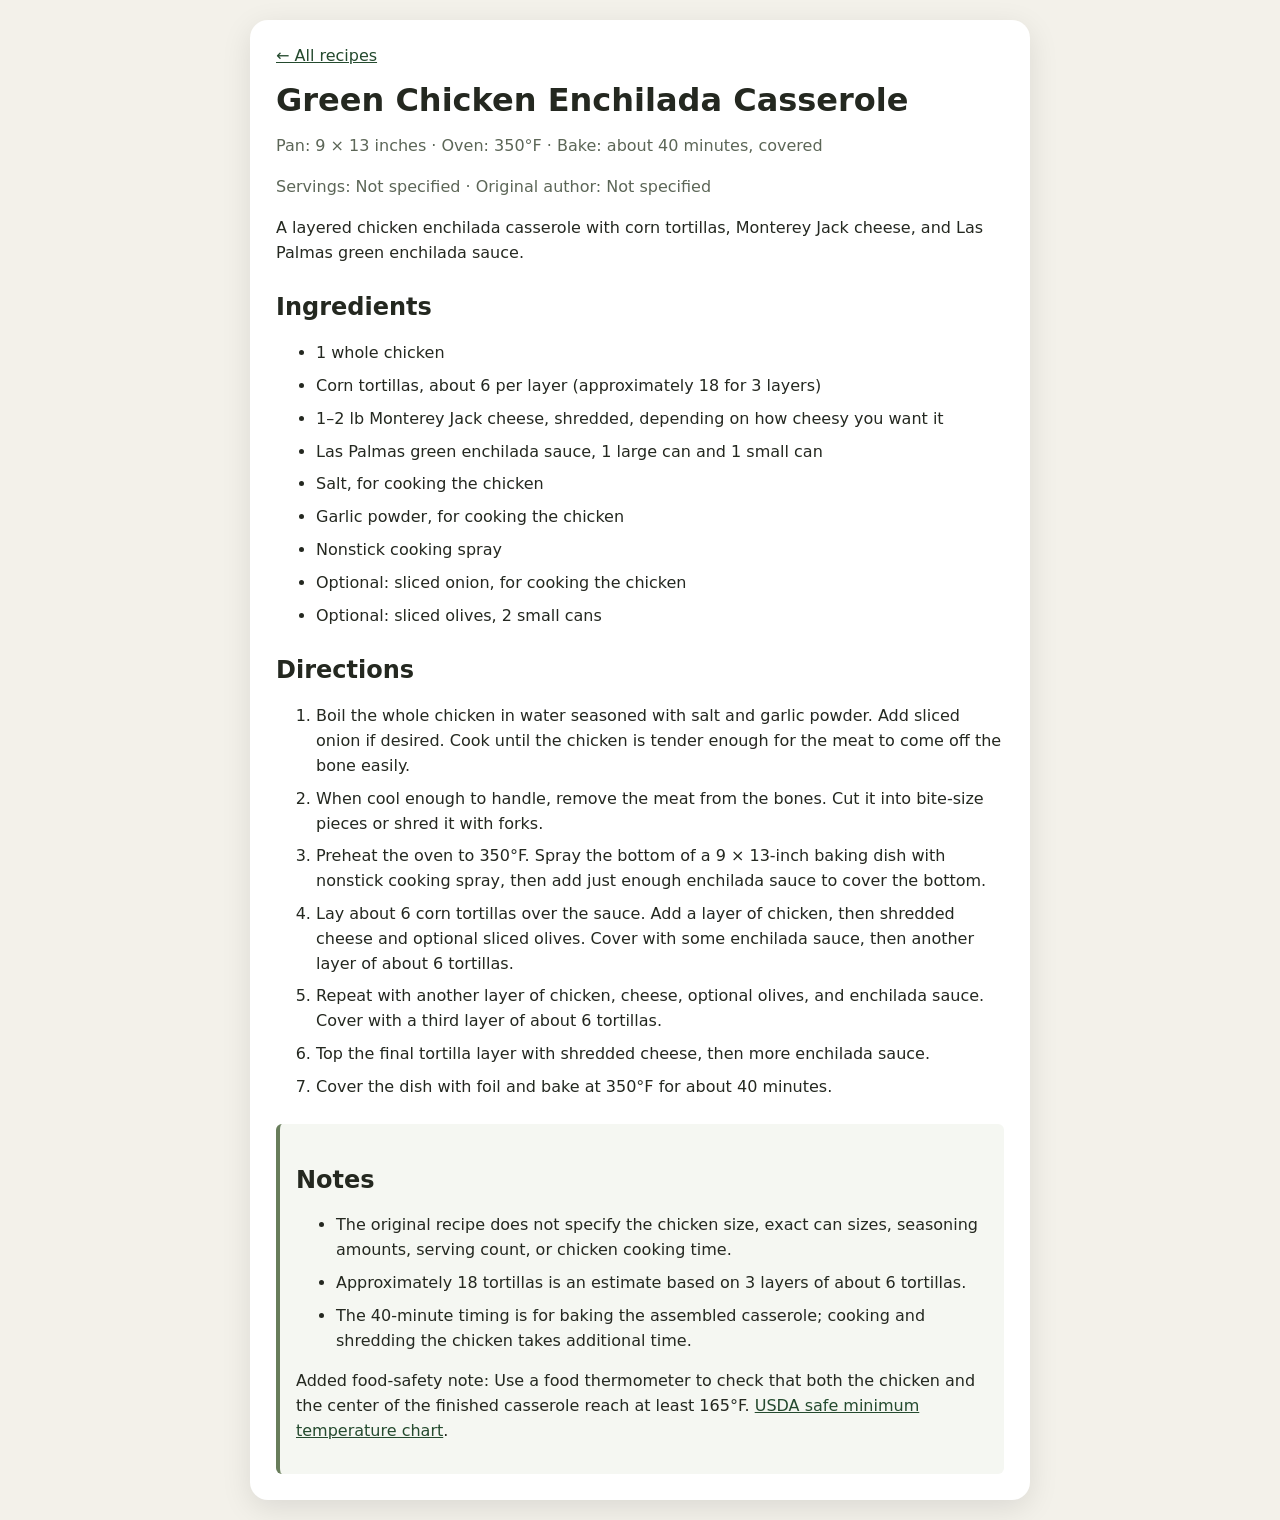
<file: green-chicken-enchilada-casserole.html>
<!doctype html>
<html lang="en">
<head>
  <meta charset="utf-8">
  <meta name="viewport" content="width=device-width, initial-scale=1">
  <title>Green Chicken Enchilada Casserole</title>
  <meta name="description" content="A layered chicken enchilada casserole with corn tortillas, Monterey Jack cheese, and Las Palmas green enchilada sauce.">
  <link rel="stylesheet" href="styles.css">
  <script type="application/ld+json">
{
  "@context": "https://schema.org",
  "@type": "Recipe",
  "name": "Green Chicken Enchilada Casserole",
  "description": "A layered chicken enchilada casserole with corn tortillas, Monterey Jack cheese, and Las Palmas green enchilada sauce.",
  "author": {
    "@type": "Person",
    "name": "Not specified"
  },
  "recipeYield": "Not specified",
  "recipeIngredient": [
    "1 whole chicken",
    "Corn tortillas, about 6 per layer (approximately 18 for 3 layers)",
    "1–2 lb Monterey Jack cheese, shredded, depending on how cheesy you want it",
    "Las Palmas green enchilada sauce, 1 large can and 1 small can",
    "Salt, for cooking the chicken",
    "Garlic powder, for cooking the chicken",
    "Nonstick cooking spray",
    "Optional: sliced onion, for cooking the chicken",
    "Optional: sliced olives, 2 small cans"
  ],
  "recipeInstructions": [
    {
      "@type": "HowToStep",
      "position": 1,
      "text": "Boil the whole chicken in water seasoned with salt and garlic powder. Add sliced onion if desired. Cook until the chicken is tender enough for the meat to come off the bone easily."
    },
    {
      "@type": "HowToStep",
      "position": 2,
      "text": "When cool enough to handle, remove the meat from the bones. Cut it into bite-size pieces or shred it with forks."
    },
    {
      "@type": "HowToStep",
      "position": 3,
      "text": "Preheat the oven to 350°F. Spray the bottom of a 9 × 13-inch baking dish with nonstick cooking spray, then add just enough enchilada sauce to cover the bottom."
    },
    {
      "@type": "HowToStep",
      "position": 4,
      "text": "Lay about 6 corn tortillas over the sauce. Add a layer of chicken, then shredded cheese and optional sliced olives. Cover with some enchilada sauce, then another layer of about 6 tortillas."
    },
    {
      "@type": "HowToStep",
      "position": 5,
      "text": "Repeat with another layer of chicken, cheese, optional olives, and enchilada sauce. Cover with a third layer of about 6 tortillas."
    },
    {
      "@type": "HowToStep",
      "position": 6,
      "text": "Top the final tortilla layer with shredded cheese, then more enchilada sauce."
    },
    {
      "@type": "HowToStep",
      "position": 7,
      "text": "Cover the dish with foil and bake at 350°F for about 40 minutes."
    }
  ]
}
  </script>
  <script async="async" src="https://platform.getbring.com/widgets/import.js"></script>
</head>
<body>
  <main class="card" itemscope itemtype="https://schema.org/Recipe">
    <a class="back" href="index.html">← All recipes</a>
    <h1 itemprop="name">Green Chicken Enchilada Casserole</h1>
    <p class="meta">Pan: 9 × 13 inches · Oven: 350°F · Bake: about 40 minutes, covered</p>
    <p class="meta">Servings: <span itemprop="recipeYield">Not specified</span> · Original author: <span itemprop="author">Not specified</span></p>
    <p itemprop="description">A layered chicken enchilada casserole with corn tortillas, Monterey Jack cheese, and Las Palmas green enchilada sauce.</p>
    <h2>Ingredients</h2>
    <ul>
      <li>1 whole chicken</li>
      <li>Corn tortillas, about 6 per layer (approximately 18 for 3 layers)</li>
      <li>1–2 lb Monterey Jack cheese, shredded, depending on how cheesy you want it</li>
      <li>Las Palmas green enchilada sauce, 1 large can and 1 small can</li>
      <li>Salt, for cooking the chicken</li>
      <li>Garlic powder, for cooking the chicken</li>
      <li>Nonstick cooking spray</li>
      <li>Optional: sliced onion, for cooking the chicken</li>
      <li>Optional: sliced olives, 2 small cans</li>
    </ul>
    <h2>Directions</h2>
    <ol>
      <li>Boil the whole chicken in water seasoned with salt and garlic powder. Add sliced onion if desired. Cook until the chicken is tender enough for the meat to come off the bone easily.</li>
      <li>When cool enough to handle, remove the meat from the bones. Cut it into bite-size pieces or shred it with forks.</li>
      <li>Preheat the oven to 350°F. Spray the bottom of a 9 × 13-inch baking dish with nonstick cooking spray, then add just enough enchilada sauce to cover the bottom.</li>
      <li>Lay about 6 corn tortillas over the sauce. Add a layer of chicken, then shredded cheese and optional sliced olives. Cover with some enchilada sauce, then another layer of about 6 tortillas.</li>
      <li>Repeat with another layer of chicken, cheese, optional olives, and enchilada sauce. Cover with a third layer of about 6 tortillas.</li>
      <li>Top the final tortilla layer with shredded cheese, then more enchilada sauce.</li>
      <li>Cover the dish with foil and bake at 350°F for about 40 minutes.</li>
    </ol>
    <aside class="note">
      <h2>Notes</h2>
      <ul>
        <li>The original recipe does not specify the chicken size, exact can sizes, seasoning amounts, serving count, or chicken cooking time.</li>
        <li>Approximately 18 tortillas is an estimate based on 3 layers of about 6 tortillas.</li>
        <li>The 40-minute timing is for baking the assembled casserole; cooking and shredding the chicken takes additional time.</li>
      </ul>
      <p>Added food-safety note: Use a food thermometer to check that both the chicken and the center of the finished casserole reach at least 165°F. <a href="https://www.fsis.usda.gov/food-safety/safe-food-handling-and-preparation/food-safety-basics/safe-temperature-chart">USDA safe minimum temperature chart</a>.</p>
    </aside>
    <div data-bring-import="" style="display:none"></div>
  </main>
</body>
</html>
</file>
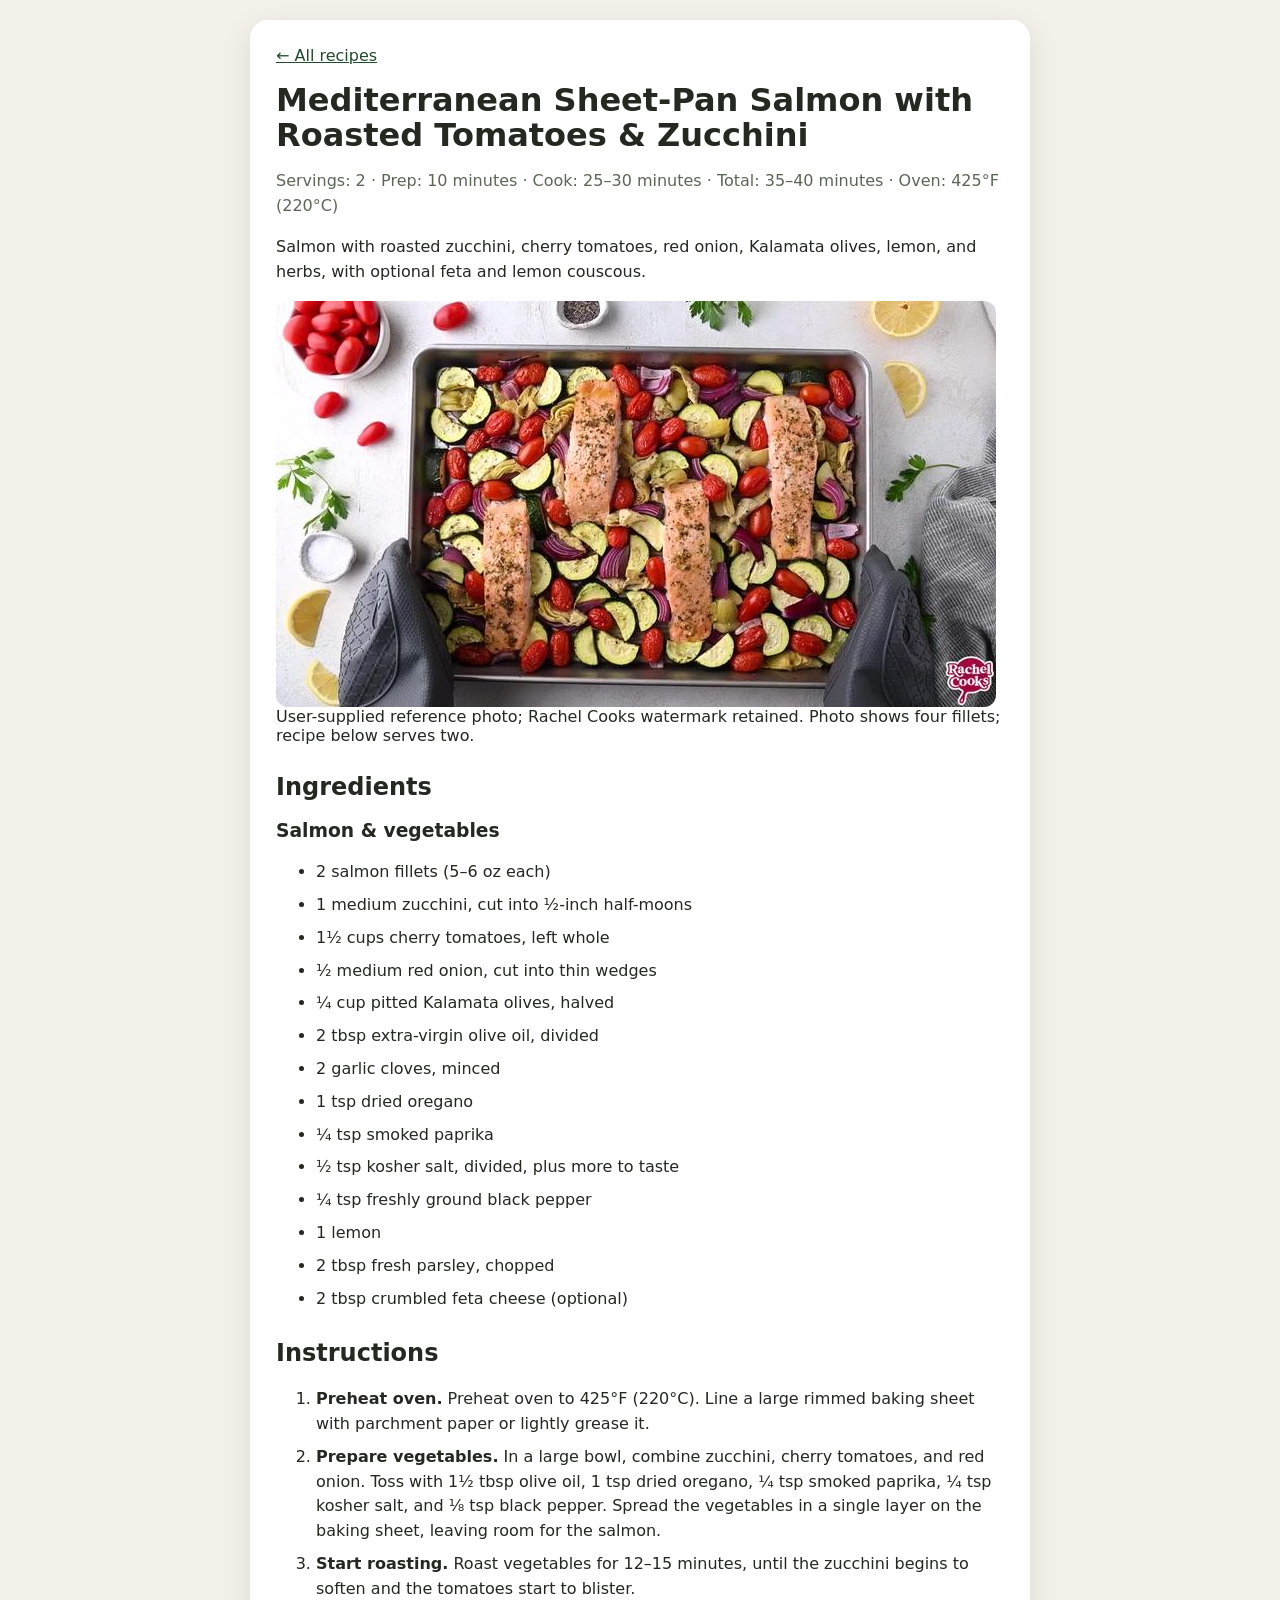
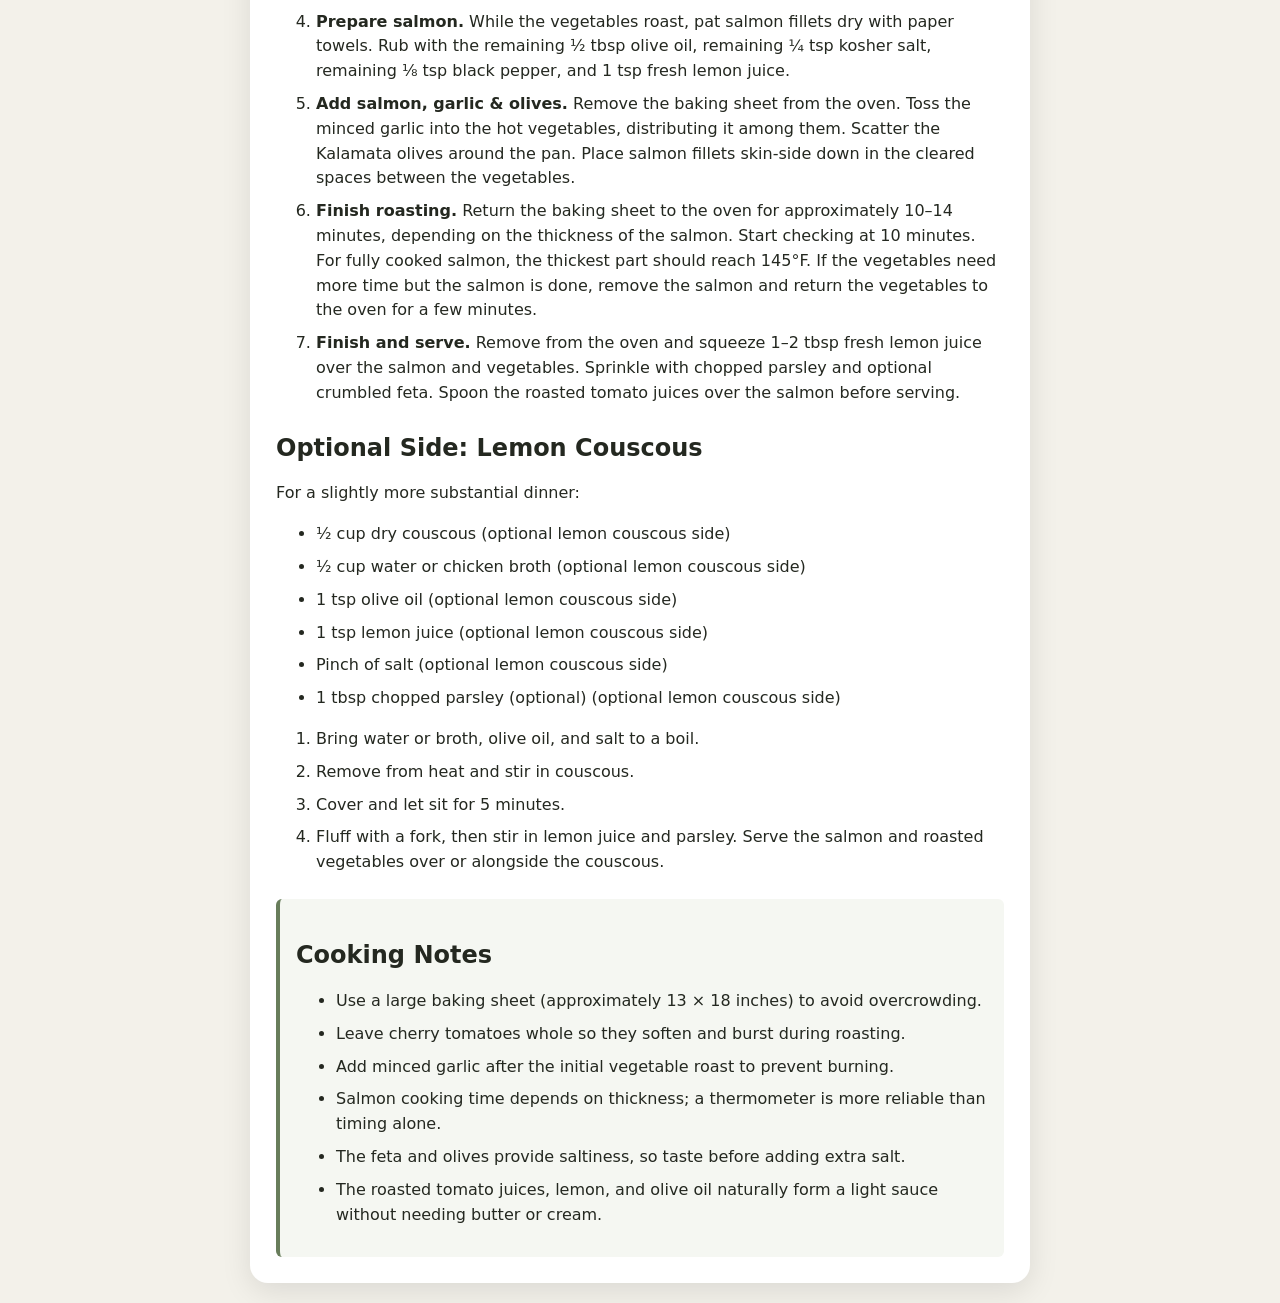
<file: mediterranean-sheet-pan-salmon-roasted-tomatoes-zucchini.html>
<!doctype html><html lang="en"><head><meta charset="utf-8"><meta name="viewport" content="width=device-width, initial-scale=1"><title>Mediterranean Sheet-Pan Salmon with Roasted Tomatoes &amp; Zucchini</title><meta name="description" content="Salmon with roasted zucchini, cherry tomatoes, red onion, Kalamata olives, lemon, and herbs, with optional feta and lemon couscous."><link rel="canonical" href="https://ogg-vorbis.github.io/bring-recipes/mediterranean-sheet-pan-salmon-roasted-tomatoes-zucchini.html"><link rel="stylesheet" href="styles.css"><meta property="og:type" content="article"><meta property="og:title" content="Mediterranean Sheet-Pan Salmon with Roasted Tomatoes &amp; Zucchini"><meta property="og:url" content="https://ogg-vorbis.github.io/bring-recipes/mediterranean-sheet-pan-salmon-roasted-tomatoes-zucchini.html"><meta property="og:image" content="https://ogg-vorbis.github.io/bring-recipes/images/mediterranean-sheet-pan-salmon-roasted-tomatoes-zucchini.png"><meta name="twitter:card" content="summary_large_image"><meta name="twitter:image" content="https://ogg-vorbis.github.io/bring-recipes/images/mediterranean-sheet-pan-salmon-roasted-tomatoes-zucchini.png"><script type="application/ld+json">{
  "@context": "https://schema.org",
  "@type": "Recipe",
  "name": "Mediterranean Sheet-Pan Salmon with Roasted Tomatoes & Zucchini",
  "description": "Salmon with roasted zucchini, cherry tomatoes, red onion, Kalamata olives, lemon, and herbs, with optional feta and lemon couscous.",
  "author": {
    "@type": "Organization",
    "name": "User-provided recipe"
  },
  "url": "https://ogg-vorbis.github.io/bring-recipes/mediterranean-sheet-pan-salmon-roasted-tomatoes-zucchini.html",
  "image": "https://ogg-vorbis.github.io/bring-recipes/images/mediterranean-sheet-pan-salmon-roasted-tomatoes-zucchini.png",
  "recipeYield": "2 servings",
  "prepTime": "PT10M",
  "cookTime": "PT30M",
  "totalTime": "PT40M",
  "recipeIngredient": [
    "2 salmon fillets (5–6 oz each)",
    "1 medium zucchini, cut into ½-inch half-moons",
    "1½ cups cherry tomatoes, left whole",
    "½ medium red onion, cut into thin wedges",
    "¼ cup pitted Kalamata olives, halved",
    "2 tbsp extra-virgin olive oil, divided",
    "2 garlic cloves, minced",
    "1 tsp dried oregano",
    "¼ tsp smoked paprika",
    "½ tsp kosher salt, divided, plus more to taste",
    "¼ tsp freshly ground black pepper",
    "1 lemon",
    "2 tbsp fresh parsley, chopped",
    "2 tbsp crumbled feta cheese (optional)",
    "½ cup dry couscous (optional lemon couscous side)",
    "½ cup water or chicken broth (optional lemon couscous side)",
    "1 tsp olive oil (optional lemon couscous side)",
    "1 tsp lemon juice (optional lemon couscous side)",
    "Pinch of salt (optional lemon couscous side)",
    "1 tbsp chopped parsley (optional) (optional lemon couscous side)"
  ],
  "recipeInstructions": [
    {
      "@type": "HowToStep",
      "name": "Preheat oven",
      "text": "Preheat oven to 425°F (220°C). Line a large rimmed baking sheet with parchment paper or lightly grease it."
    },
    {
      "@type": "HowToStep",
      "name": "Prepare vegetables",
      "text": "In a large bowl, combine zucchini, cherry tomatoes, and red onion. Toss with 1½ tbsp olive oil, 1 tsp dried oregano, ¼ tsp smoked paprika, ¼ tsp kosher salt, and ⅛ tsp black pepper. Spread the vegetables in a single layer on the baking sheet, leaving room for the salmon."
    },
    {
      "@type": "HowToStep",
      "name": "Start roasting",
      "text": "Roast vegetables for 12–15 minutes, until the zucchini begins to soften and the tomatoes start to blister."
    },
    {
      "@type": "HowToStep",
      "name": "Prepare salmon",
      "text": "While the vegetables roast, pat salmon fillets dry with paper towels. Rub with the remaining ½ tbsp olive oil, remaining ¼ tsp kosher salt, remaining ⅛ tsp black pepper, and 1 tsp fresh lemon juice."
    },
    {
      "@type": "HowToStep",
      "name": "Add salmon, garlic & olives",
      "text": "Remove the baking sheet from the oven. Toss the minced garlic into the hot vegetables, distributing it among them. Scatter the Kalamata olives around the pan. Place salmon fillets skin-side down in the cleared spaces between the vegetables."
    },
    {
      "@type": "HowToStep",
      "name": "Finish roasting",
      "text": "Return the baking sheet to the oven for approximately 10–14 minutes, depending on the thickness of the salmon. Start checking at 10 minutes. For fully cooked salmon, the thickest part should reach 145°F. If the vegetables need more time but the salmon is done, remove the salmon and return the vegetables to the oven for a few minutes."
    },
    {
      "@type": "HowToStep",
      "name": "Finish and serve",
      "text": "Remove from the oven and squeeze 1–2 tbsp fresh lemon juice over the salmon and vegetables. Sprinkle with chopped parsley and optional crumbled feta. Spoon the roasted tomato juices over the salmon before serving."
    },
    {
      "@type": "HowToStep",
      "name": "Optional side: Lemon Couscous",
      "text": "Bring water or broth, olive oil, and salt to a boil. Remove from heat and stir in couscous. Cover and let sit for 5 minutes. Fluff with a fork, then stir in lemon juice and parsley. Serve the salmon and roasted vegetables over or alongside the couscous."
    }
  ]
}</script><script async="async" src="https://platform.getbring.com/widgets/import.js"></script></head><body><main class="card" itemscope itemtype="https://schema.org/Recipe"><a class="back" href="index.html">← All recipes</a><h1 itemprop="name">Mediterranean Sheet-Pan Salmon with Roasted Tomatoes &amp; Zucchini</h1><p class="meta">Servings: <span itemprop="recipeYield">2</span> · Prep: <time itemprop="prepTime" datetime="PT10M">10 minutes</time> · Cook: <time itemprop="cookTime" datetime="PT30M">25–30 minutes</time> · Total: <time itemprop="totalTime" datetime="PT40M">35–40 minutes</time> · Oven: 425°F (220°C)</p><p itemprop="description">Salmon with roasted zucchini, cherry tomatoes, red onion, Kalamata olives, lemon, and herbs, with optional feta and lemon couscous.</p><figure style="margin:0"><img itemprop="image" src="https://ogg-vorbis.github.io/bring-recipes/images/mediterranean-sheet-pan-salmon-roasted-tomatoes-zucchini.png" alt="Sheet-pan salmon with roasted tomatoes, zucchini, and red onion" width="720" height="406" style="display:block;max-width:100%;height:auto;border-radius:12px"><figcaption>User-supplied reference photo; Rachel Cooks watermark retained. Photo shows four fillets; recipe below serves two.</figcaption></figure><h2>Ingredients</h2><h3>Salmon &amp; vegetables</h3><ul><li itemprop="recipeIngredient">2 salmon fillets (5–6 oz each)</li><li itemprop="recipeIngredient">1 medium zucchini, cut into ½-inch half-moons</li><li itemprop="recipeIngredient">1½ cups cherry tomatoes, left whole</li><li itemprop="recipeIngredient">½ medium red onion, cut into thin wedges</li><li itemprop="recipeIngredient">¼ cup pitted Kalamata olives, halved</li><li itemprop="recipeIngredient">2 tbsp extra-virgin olive oil, divided</li><li itemprop="recipeIngredient">2 garlic cloves, minced</li><li itemprop="recipeIngredient">1 tsp dried oregano</li><li itemprop="recipeIngredient">¼ tsp smoked paprika</li><li itemprop="recipeIngredient">½ tsp kosher salt, divided, plus more to taste</li><li itemprop="recipeIngredient">¼ tsp freshly ground black pepper</li><li itemprop="recipeIngredient">1 lemon</li><li itemprop="recipeIngredient">2 tbsp fresh parsley, chopped</li><li itemprop="recipeIngredient">2 tbsp crumbled feta cheese (optional)</li></ul><h2>Instructions</h2><ol><li itemprop="recipeInstructions" itemscope itemtype="https://schema.org/HowToStep"><strong itemprop="name">Preheat oven.</strong> <span itemprop="text">Preheat oven to 425°F (220°C). Line a large rimmed baking sheet with parchment paper or lightly grease it.</span></li><li itemprop="recipeInstructions" itemscope itemtype="https://schema.org/HowToStep"><strong itemprop="name">Prepare vegetables.</strong> <span itemprop="text">In a large bowl, combine zucchini, cherry tomatoes, and red onion. Toss with 1½ tbsp olive oil, 1 tsp dried oregano, ¼ tsp smoked paprika, ¼ tsp kosher salt, and ⅛ tsp black pepper. Spread the vegetables in a single layer on the baking sheet, leaving room for the salmon.</span></li><li itemprop="recipeInstructions" itemscope itemtype="https://schema.org/HowToStep"><strong itemprop="name">Start roasting.</strong> <span itemprop="text">Roast vegetables for 12–15 minutes, until the zucchini begins to soften and the tomatoes start to blister.</span></li><li itemprop="recipeInstructions" itemscope itemtype="https://schema.org/HowToStep"><strong itemprop="name">Prepare salmon.</strong> <span itemprop="text">While the vegetables roast, pat salmon fillets dry with paper towels. Rub with the remaining ½ tbsp olive oil, remaining ¼ tsp kosher salt, remaining ⅛ tsp black pepper, and 1 tsp fresh lemon juice.</span></li><li itemprop="recipeInstructions" itemscope itemtype="https://schema.org/HowToStep"><strong itemprop="name">Add salmon, garlic &amp; olives.</strong> <span itemprop="text">Remove the baking sheet from the oven. Toss the minced garlic into the hot vegetables, distributing it among them. Scatter the Kalamata olives around the pan. Place salmon fillets skin-side down in the cleared spaces between the vegetables.</span></li><li itemprop="recipeInstructions" itemscope itemtype="https://schema.org/HowToStep"><strong itemprop="name">Finish roasting.</strong> <span itemprop="text">Return the baking sheet to the oven for approximately 10–14 minutes, depending on the thickness of the salmon. Start checking at 10 minutes. For fully cooked salmon, the thickest part should reach 145°F. If the vegetables need more time but the salmon is done, remove the salmon and return the vegetables to the oven for a few minutes.</span></li><li itemprop="recipeInstructions" itemscope itemtype="https://schema.org/HowToStep"><strong itemprop="name">Finish and serve.</strong> <span itemprop="text">Remove from the oven and squeeze 1–2 tbsp fresh lemon juice over the salmon and vegetables. Sprinkle with chopped parsley and optional crumbled feta. Spoon the roasted tomato juices over the salmon before serving.</span></li></ol><h2>Optional Side: Lemon Couscous</h2><p>For a slightly more substantial dinner:</p><ul><li itemprop="recipeIngredient">½ cup dry couscous (optional lemon couscous side)</li><li itemprop="recipeIngredient">½ cup water or chicken broth (optional lemon couscous side)</li><li itemprop="recipeIngredient">1 tsp olive oil (optional lemon couscous side)</li><li itemprop="recipeIngredient">1 tsp lemon juice (optional lemon couscous side)</li><li itemprop="recipeIngredient">Pinch of salt (optional lemon couscous side)</li><li itemprop="recipeIngredient">1 tbsp chopped parsley (optional) (optional lemon couscous side)</li></ul><div itemprop="recipeInstructions" itemscope itemtype="https://schema.org/HowToStep"><meta itemprop="name" content="Optional side: Lemon Couscous"><div itemprop="text"><ol><li>Bring water or broth, olive oil, and salt to a boil.</li><li>Remove from heat and stir in couscous.</li><li>Cover and let sit for 5 minutes.</li><li>Fluff with a fork, then stir in lemon juice and parsley. Serve the salmon and roasted vegetables over or alongside the couscous.</li></ol></div></div><aside class="note"><h2>Cooking Notes</h2><ul><li>Use a large baking sheet (approximately 13 × 18 inches) to avoid overcrowding.</li><li>Leave cherry tomatoes whole so they soften and burst during roasting.</li><li>Add minced garlic after the initial vegetable roast to prevent burning.</li><li>Salmon cooking time depends on thickness; a thermometer is more reliable than timing alone.</li><li>The feta and olives provide saltiness, so taste before adding extra salt.</li><li>The roasted tomato juices, lemon, and olive oil naturally form a light sauce without needing butter or cream.</li></ul></aside><div data-bring-import="" data-bring-base-quantity="2" data-bring-requested-quantity="2" style="display:none"></div></main></body></html>
</file>
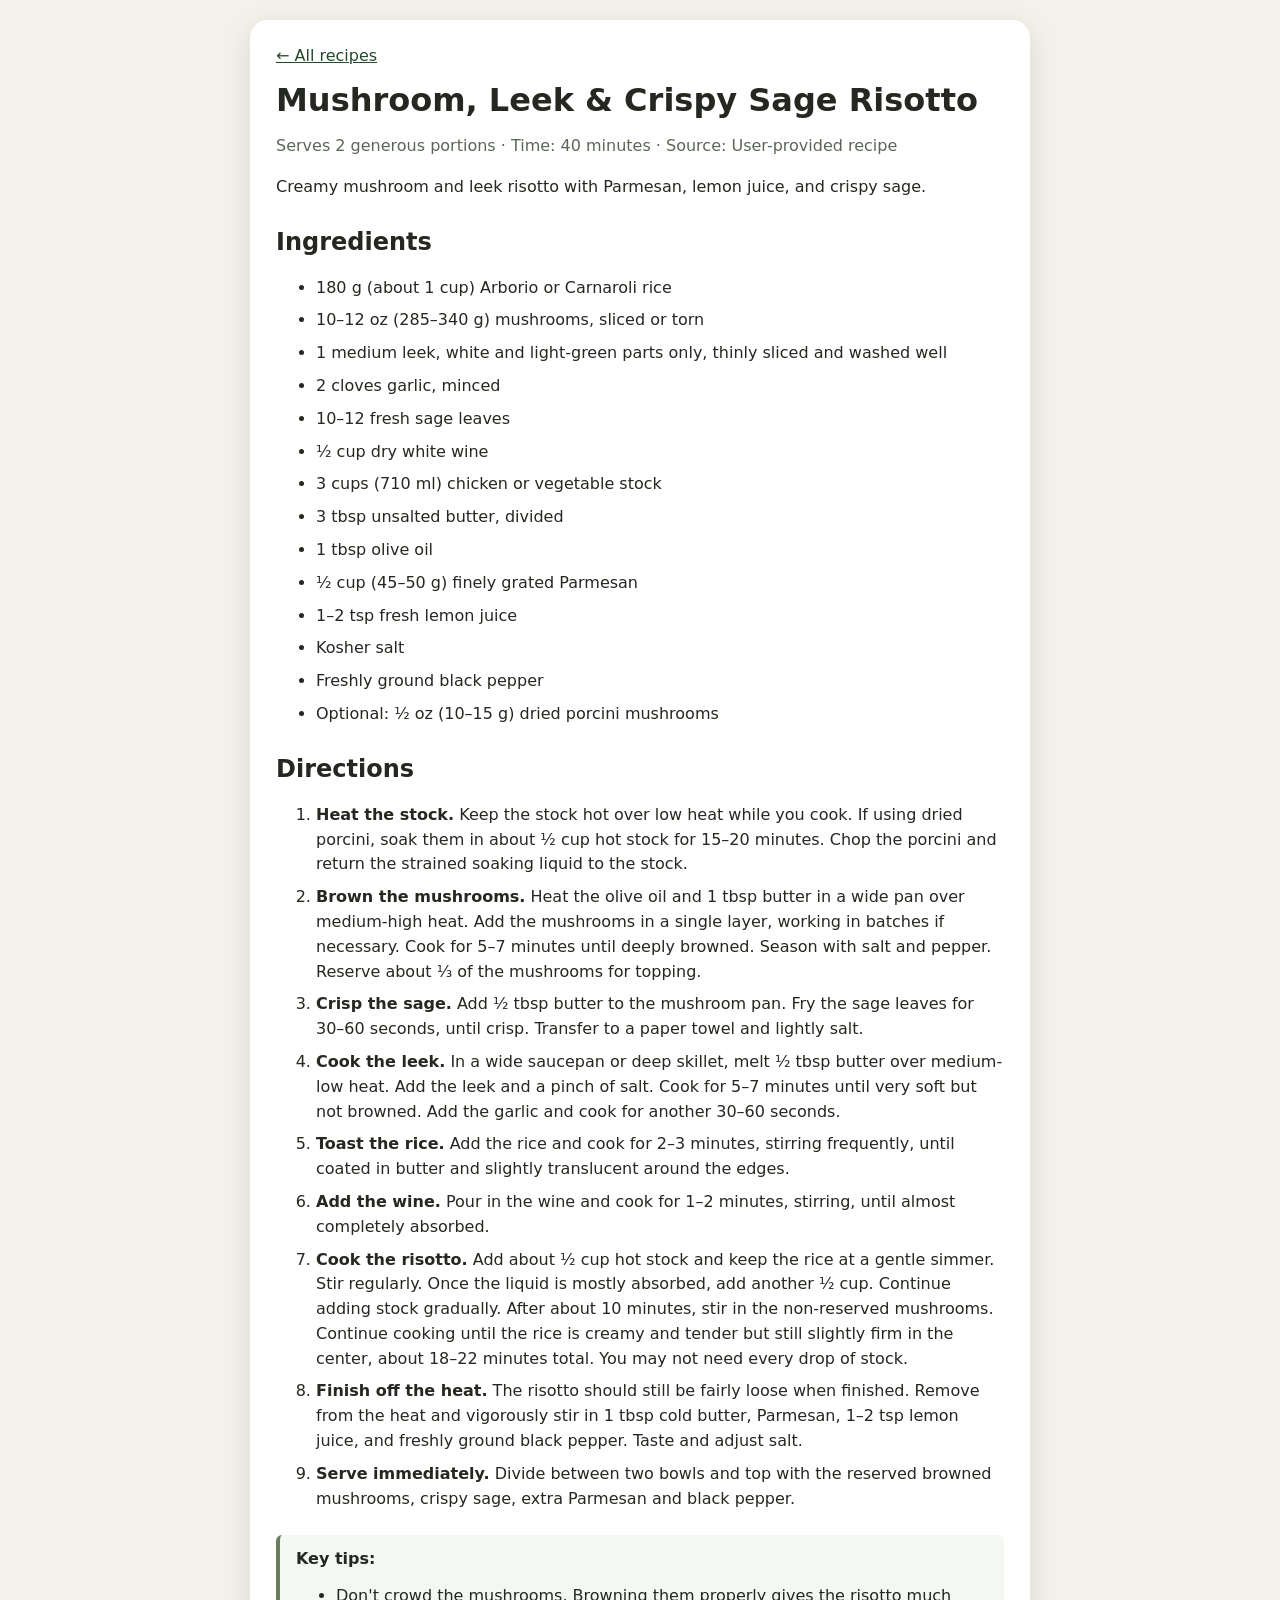
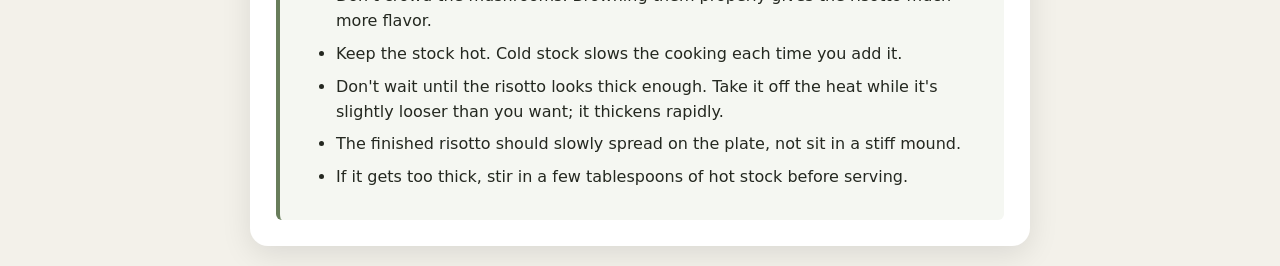
<file: mushroom-leek-crispy-sage-risotto.html>
<!doctype html>
<html lang="en">
<head>
  <meta charset="utf-8">
  <meta name="viewport" content="width=device-width, initial-scale=1">
  <title>Mushroom, Leek &amp; Crispy Sage Risotto</title>
  <meta name="description" content="Creamy mushroom and leek risotto with Parmesan, lemon juice, and crispy sage.">
  <link rel="stylesheet" href="styles.css">
  <script type="application/ld+json">
{
  "@context": "https://schema.org",
  "@type": "Recipe",
  "name": "Mushroom, Leek & Crispy Sage Risotto",
  "description": "Creamy mushroom and leek risotto with Parmesan, lemon juice, and crispy sage.",
  "author": {
    "@type": "Organization",
    "name": "User-provided recipe"
  },
  "recipeYield": "2 generous portions",
  "totalTime": "PT40M",
  "recipeIngredient": [
    "180 g (about 1 cup) Arborio or Carnaroli rice",
    "10–12 oz (285–340 g) mushrooms, sliced or torn",
    "1 medium leek, white and light-green parts only, thinly sliced and washed well",
    "2 cloves garlic, minced",
    "10–12 fresh sage leaves",
    "½ cup dry white wine",
    "3 cups (710 ml) chicken or vegetable stock",
    "3 tbsp unsalted butter, divided",
    "1 tbsp olive oil",
    "½ cup (45–50 g) finely grated Parmesan",
    "1–2 tsp fresh lemon juice",
    "Kosher salt",
    "Freshly ground black pepper",
    "Optional: ½ oz (10–15 g) dried porcini mushrooms"
  ],
  "recipeInstructions": [
    {
      "@type": "HowToStep",
      "position": 1,
      "text": "Heat the stock. Keep the stock hot over low heat while you cook. If using dried porcini, soak them in about ½ cup hot stock for 15–20 minutes. Chop the porcini and return the strained soaking liquid to the stock."
    },
    {
      "@type": "HowToStep",
      "position": 2,
      "text": "Brown the mushrooms. Heat the olive oil and 1 tbsp butter in a wide pan over medium-high heat. Add the mushrooms in a single layer, working in batches if necessary. Cook for 5–7 minutes until deeply browned. Season with salt and pepper. Reserve about ⅓ of the mushrooms for topping."
    },
    {
      "@type": "HowToStep",
      "position": 3,
      "text": "Crisp the sage. Add ½ tbsp butter to the mushroom pan. Fry the sage leaves for 30–60 seconds, until crisp. Transfer to a paper towel and lightly salt."
    },
    {
      "@type": "HowToStep",
      "position": 4,
      "text": "Cook the leek. In a wide saucepan or deep skillet, melt ½ tbsp butter over medium-low heat. Add the leek and a pinch of salt. Cook for 5–7 minutes until very soft but not browned. Add the garlic and cook for another 30–60 seconds."
    },
    {
      "@type": "HowToStep",
      "position": 5,
      "text": "Toast the rice. Add the rice and cook for 2–3 minutes, stirring frequently, until coated in butter and slightly translucent around the edges."
    },
    {
      "@type": "HowToStep",
      "position": 6,
      "text": "Add the wine. Pour in the wine and cook for 1–2 minutes, stirring, until almost completely absorbed."
    },
    {
      "@type": "HowToStep",
      "position": 7,
      "text": "Cook the risotto. Add about ½ cup hot stock and keep the rice at a gentle simmer. Stir regularly. Once the liquid is mostly absorbed, add another ½ cup. Continue adding stock gradually. After about 10 minutes, stir in the non-reserved mushrooms. Continue cooking until the rice is creamy and tender but still slightly firm in the center, about 18–22 minutes total. You may not need every drop of stock."
    },
    {
      "@type": "HowToStep",
      "position": 8,
      "text": "Finish off the heat. The risotto should still be fairly loose when finished. Remove from the heat and vigorously stir in 1 tbsp cold butter, Parmesan, 1–2 tsp lemon juice, and freshly ground black pepper. Taste and adjust salt."
    },
    {
      "@type": "HowToStep",
      "position": 9,
      "text": "Serve immediately. Divide between two bowls and top with the reserved browned mushrooms, crispy sage, extra Parmesan and black pepper."
    }
  ]
}
  </script>
  <script async="async" src="https://platform.getbring.com/widgets/import.js"></script>
</head>
<body>
  <main class="card" itemscope itemtype="https://schema.org/Recipe">
    <a class="back" href="index.html">← All recipes</a>
    <h1 itemprop="name">Mushroom, Leek &amp; Crispy Sage Risotto</h1>
    <p class="meta">
      Serves <span itemprop="recipeYield">2 generous portions</span>
      · Time: <time itemprop="totalTime" datetime="PT40M">40 minutes</time>
      · Source: <span itemprop="author">User-provided recipe</span>
    </p>
    <p itemprop="description">Creamy mushroom and leek risotto with Parmesan, lemon juice, and crispy sage.</p>

    <h2>Ingredients</h2>
    <ul>
      <li>180 g (about 1 cup) Arborio or Carnaroli rice</li>
      <li>10–12 oz (285–340 g) mushrooms, sliced or torn</li>
      <li>1 medium leek, white and light-green parts only, thinly sliced and washed well</li>
      <li>2 cloves garlic, minced</li>
      <li>10–12 fresh sage leaves</li>
      <li>½ cup dry white wine</li>
      <li>3 cups (710 ml) chicken or vegetable stock</li>
      <li>3 tbsp unsalted butter, divided</li>
      <li>1 tbsp olive oil</li>
      <li>½ cup (45–50 g) finely grated Parmesan</li>
      <li>1–2 tsp fresh lemon juice</li>
      <li>Kosher salt</li>
      <li>Freshly ground black pepper</li>
      <li>Optional: ½ oz (10–15 g) dried porcini mushrooms</li>
    </ul>

    <h2>Directions</h2>
    <ol>
      <li><strong>Heat the stock.</strong> Keep the stock hot over low heat while you cook. If using dried porcini, soak them in about ½ cup hot stock for 15–20 minutes. Chop the porcini and return the strained soaking liquid to the stock.</li>
      <li><strong>Brown the mushrooms.</strong> Heat the olive oil and 1 tbsp butter in a wide pan over medium-high heat. Add the mushrooms in a single layer, working in batches if necessary. Cook for 5–7 minutes until deeply browned. Season with salt and pepper. Reserve about ⅓ of the mushrooms for topping.</li>
      <li><strong>Crisp the sage.</strong> Add ½ tbsp butter to the mushroom pan. Fry the sage leaves for 30–60 seconds, until crisp. Transfer to a paper towel and lightly salt.</li>
      <li><strong>Cook the leek.</strong> In a wide saucepan or deep skillet, melt ½ tbsp butter over medium-low heat. Add the leek and a pinch of salt. Cook for 5–7 minutes until very soft but not browned. Add the garlic and cook for another 30–60 seconds.</li>
      <li><strong>Toast the rice.</strong> Add the rice and cook for 2–3 minutes, stirring frequently, until coated in butter and slightly translucent around the edges.</li>
      <li><strong>Add the wine.</strong> Pour in the wine and cook for 1–2 minutes, stirring, until almost completely absorbed.</li>
      <li><strong>Cook the risotto.</strong> Add about ½ cup hot stock and keep the rice at a gentle simmer. Stir regularly. Once the liquid is mostly absorbed, add another ½ cup. Continue adding stock gradually. After about 10 minutes, stir in the non-reserved mushrooms. Continue cooking until the rice is creamy and tender but still slightly firm in the center, about 18–22 minutes total. You may not need every drop of stock.</li>
      <li><strong>Finish off the heat.</strong> The risotto should still be fairly loose when finished. Remove from the heat and vigorously stir in 1 tbsp cold butter, Parmesan, 1–2 tsp lemon juice, and freshly ground black pepper. Taste and adjust salt.</li>
      <li><strong>Serve immediately.</strong> Divide between two bowls and top with the reserved browned mushrooms, crispy sage, extra Parmesan and black pepper.</li>
    </ol>

    <aside class="note">
      <strong>Key tips:</strong>
      <ul>
        <li>Don't crowd the mushrooms. Browning them properly gives the risotto much more flavor.</li>
        <li>Keep the stock hot. Cold stock slows the cooking each time you add it.</li>
        <li>Don't wait until the risotto looks thick enough. Take it off the heat while it's slightly looser than you want; it thickens rapidly.</li>
        <li>The finished risotto should slowly spread on the plate, not sit in a stiff mound.</li>
        <li>If it gets too thick, stir in a few tablespoons of hot stock before serving.</li>
      </ul>
    </aside>

    <div data-bring-import="" style="display:none"></div>
  </main>
</body>
</html>
</file>
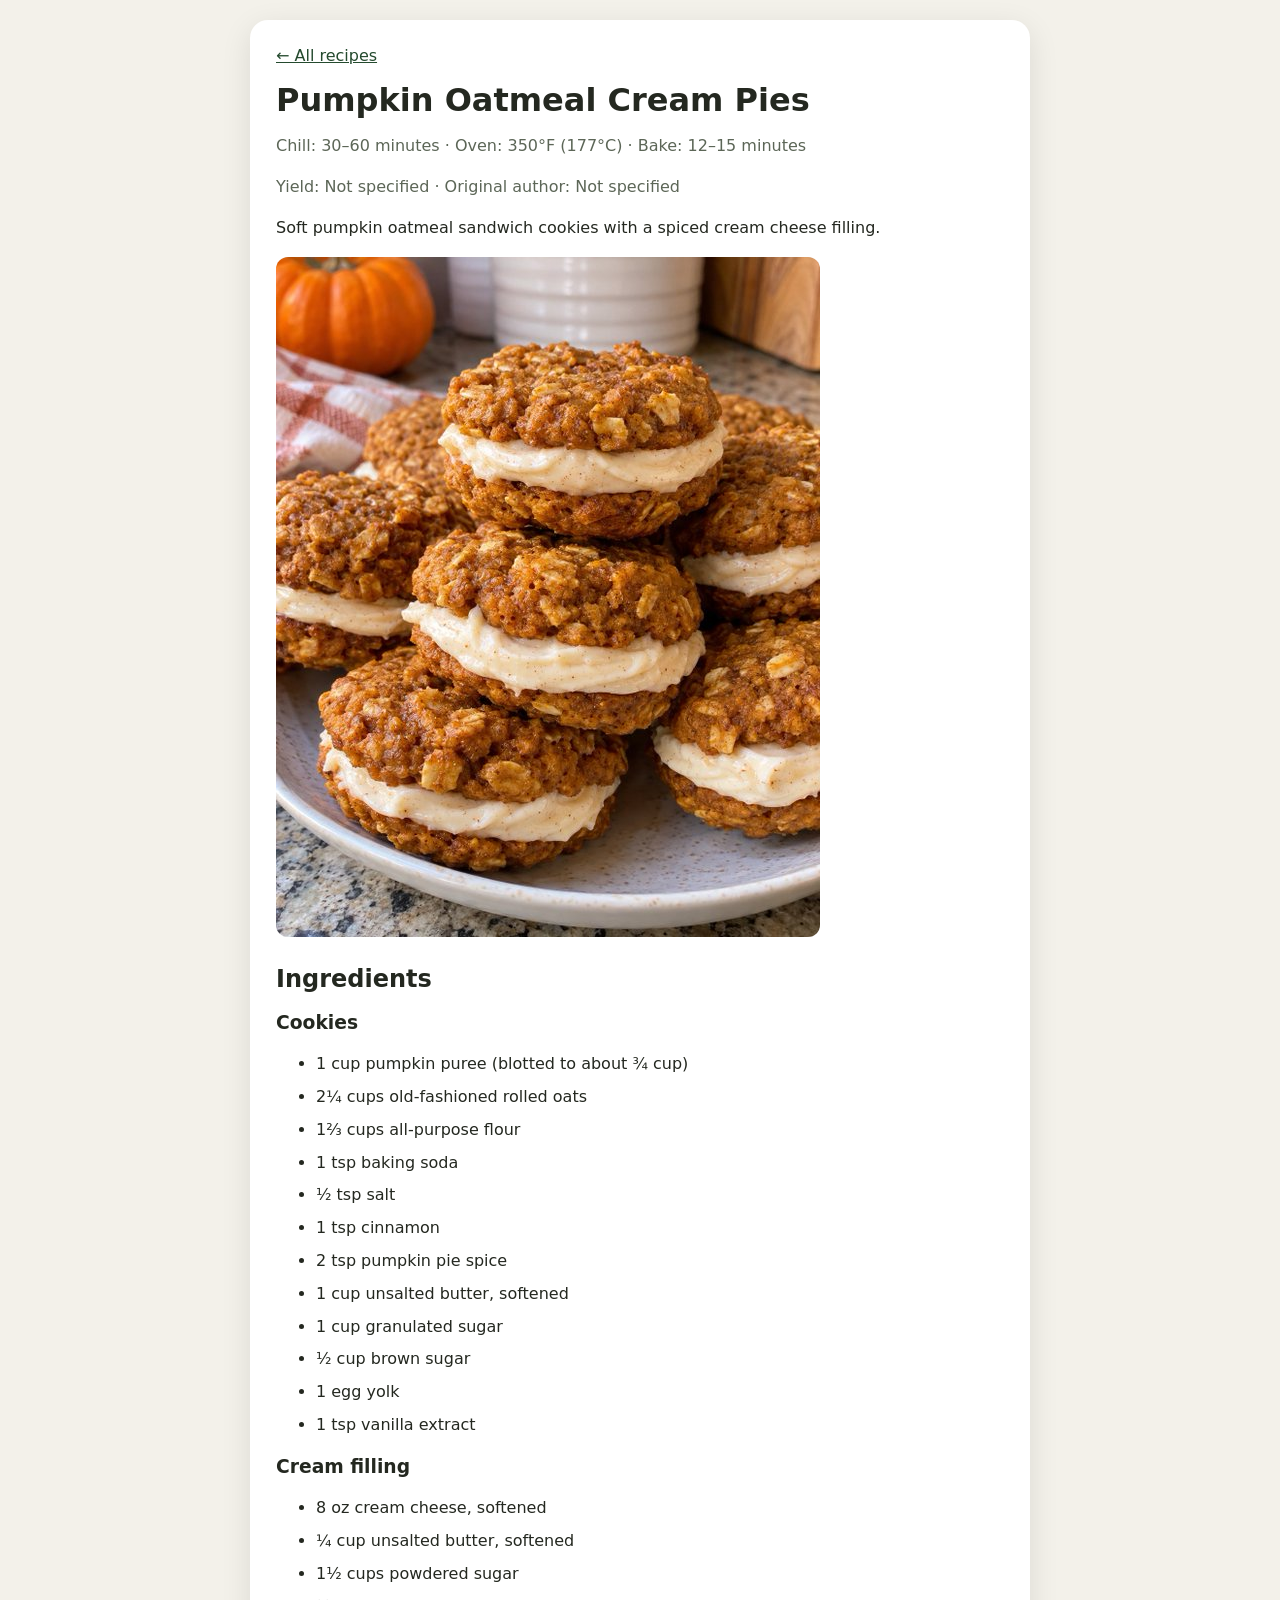
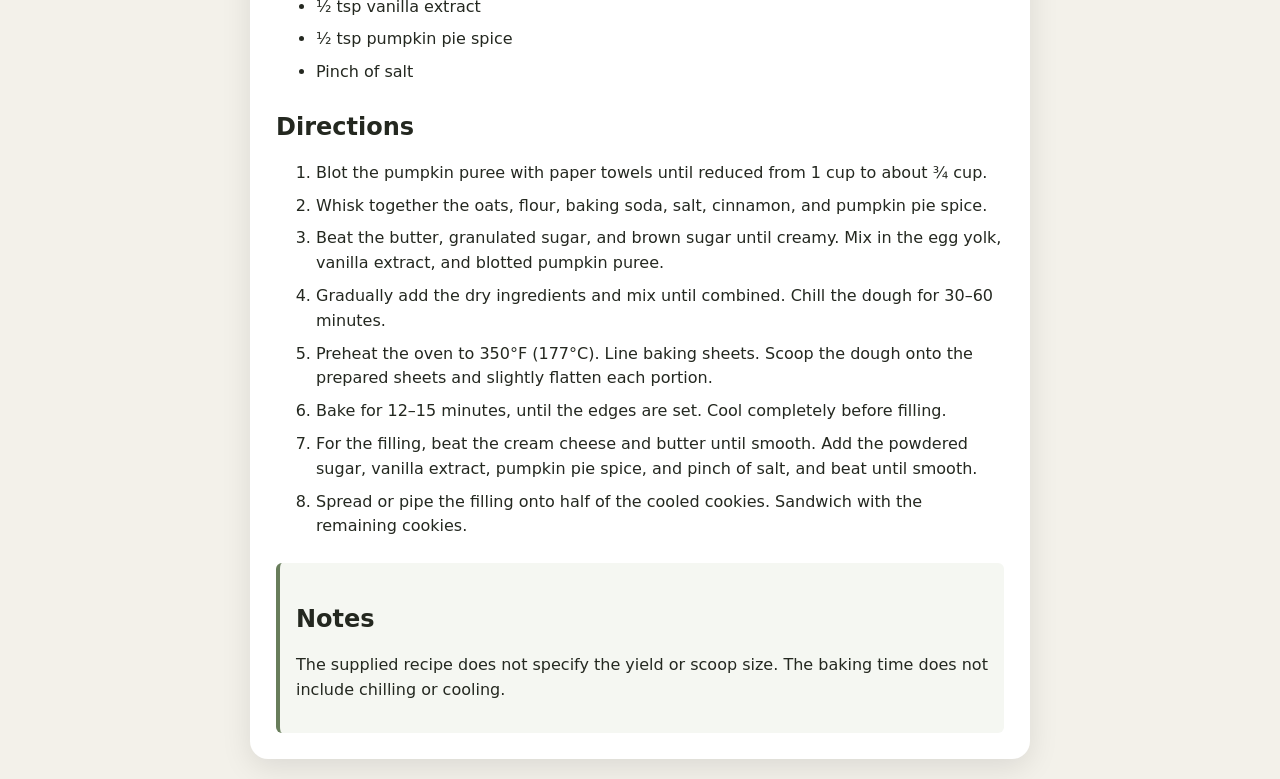
<file: pumpkin-oatmeal-cream-pies.html>
<!doctype html>
<html lang="en">
<head>
  <meta charset="utf-8">
  <meta name="viewport" content="width=device-width, initial-scale=1">
  <title>Pumpkin Oatmeal Cream Pies</title>
  <meta name="description" content="Soft pumpkin oatmeal sandwich cookies with a spiced cream cheese filling.">
  <link rel="canonical" href="https://ogg-vorbis.github.io/bring-recipes/pumpkin-oatmeal-cream-pies.html">
  <link rel="stylesheet" href="styles.css">
  <meta property="og:type" content="article">
  <meta property="og:title" content="Pumpkin Oatmeal Cream Pies">
  <meta property="og:description" content="Soft pumpkin oatmeal sandwich cookies with a spiced cream cheese filling.">
  <meta property="og:url" content="https://ogg-vorbis.github.io/bring-recipes/pumpkin-oatmeal-cream-pies.html">
  <meta property="og:image" content="https://ogg-vorbis.github.io/bring-recipes/images/pumpkin-oatmeal-cream-pies.png">
  <meta property="og:image:width" content="544">
  <meta property="og:image:height" content="680">
  <meta name="twitter:card" content="summary_large_image">
  <meta name="twitter:image" content="https://ogg-vorbis.github.io/bring-recipes/images/pumpkin-oatmeal-cream-pies.png">
  <script type="application/ld+json">
{
  "@context": "https://schema.org",
  "@type": "Recipe",
  "name": "Pumpkin Oatmeal Cream Pies",
  "description": "Soft pumpkin oatmeal sandwich cookies with a spiced cream cheese filling.",
  "author": {
    "@type": "Person",
    "name": "Not specified"
  },
  "recipeYield": "Not specified",
  "image": "https://ogg-vorbis.github.io/bring-recipes/images/pumpkin-oatmeal-cream-pies.png",
  "url": "https://ogg-vorbis.github.io/bring-recipes/pumpkin-oatmeal-cream-pies.html",
  "recipeCategory": "Dessert",
  "recipeIngredient": [
    "1 cup pumpkin puree (blotted to about ¾ cup)",
    "2¼ cups old-fashioned rolled oats",
    "1⅔ cups all-purpose flour",
    "1 tsp baking soda",
    "½ tsp salt",
    "1 tsp cinnamon",
    "2 tsp pumpkin pie spice",
    "1 cup unsalted butter, softened",
    "1 cup granulated sugar",
    "½ cup brown sugar",
    "1 egg yolk",
    "1 tsp vanilla extract",
    "8 oz cream cheese, softened",
    "¼ cup unsalted butter, softened",
    "1½ cups powdered sugar",
    "½ tsp vanilla extract",
    "½ tsp pumpkin pie spice",
    "Pinch of salt"
  ],
  "recipeInstructions": [
    {
      "@type": "HowToStep",
      "position": 1,
      "text": "Blot the pumpkin puree with paper towels until reduced from 1 cup to about ¾ cup."
    },
    {
      "@type": "HowToStep",
      "position": 2,
      "text": "Whisk together the oats, flour, baking soda, salt, cinnamon, and pumpkin pie spice."
    },
    {
      "@type": "HowToStep",
      "position": 3,
      "text": "Beat the butter, granulated sugar, and brown sugar until creamy. Mix in the egg yolk, vanilla extract, and blotted pumpkin puree."
    },
    {
      "@type": "HowToStep",
      "position": 4,
      "text": "Gradually add the dry ingredients and mix until combined. Chill the dough for 30–60 minutes."
    },
    {
      "@type": "HowToStep",
      "position": 5,
      "text": "Preheat the oven to 350°F (177°C). Line baking sheets. Scoop the dough onto the prepared sheets and slightly flatten each portion."
    },
    {
      "@type": "HowToStep",
      "position": 6,
      "text": "Bake for 12–15 minutes, until the edges are set. Cool completely before filling."
    },
    {
      "@type": "HowToStep",
      "position": 7,
      "text": "For the filling, beat the cream cheese and butter until smooth. Add the powdered sugar, vanilla extract, pumpkin pie spice, and pinch of salt, and beat until smooth."
    },
    {
      "@type": "HowToStep",
      "position": 8,
      "text": "Spread or pipe the filling onto half of the cooled cookies. Sandwich with the remaining cookies."
    }
  ]
}
  </script>
  <script async="async" src="https://platform.getbring.com/widgets/import.js"></script>
</head>
<body>
  <main class="card" itemscope itemtype="https://schema.org/Recipe">
    <a class="back" href="index.html">← All recipes</a>
    <h1 itemprop="name">Pumpkin Oatmeal Cream Pies</h1>
    <p class="meta">Chill: 30–60 minutes · Oven: 350°F (177°C) · Bake: 12–15 minutes</p>
    <p class="meta">Yield: <span itemprop="recipeYield">Not specified</span> · Original author: <span itemprop="author">Not specified</span></p>
    <p itemprop="description">Soft pumpkin oatmeal sandwich cookies with a spiced cream cheese filling.</p>
    <img itemprop="image" src="https://ogg-vorbis.github.io/bring-recipes/images/pumpkin-oatmeal-cream-pies.png" width="544" height="680" alt="Pumpkin oatmeal sandwich cookies with cream filling on a plate" style="display:block;max-width:100%;height:auto;border-radius:12px">
    <h2>Ingredients</h2>
    <h3>Cookies</h3>
    <ul>
      <li itemprop="recipeIngredient">1 cup pumpkin puree (blotted to about ¾ cup)</li>
      <li itemprop="recipeIngredient">2¼ cups old-fashioned rolled oats</li>
      <li itemprop="recipeIngredient">1⅔ cups all-purpose flour</li>
      <li itemprop="recipeIngredient">1 tsp baking soda</li>
      <li itemprop="recipeIngredient">½ tsp salt</li>
      <li itemprop="recipeIngredient">1 tsp cinnamon</li>
      <li itemprop="recipeIngredient">2 tsp pumpkin pie spice</li>
      <li itemprop="recipeIngredient">1 cup unsalted butter, softened</li>
      <li itemprop="recipeIngredient">1 cup granulated sugar</li>
      <li itemprop="recipeIngredient">½ cup brown sugar</li>
      <li itemprop="recipeIngredient">1 egg yolk</li>
      <li itemprop="recipeIngredient">1 tsp vanilla extract</li>
    </ul>
    <h3>Cream filling</h3>
    <ul>
      <li itemprop="recipeIngredient">8 oz cream cheese, softened</li>
      <li itemprop="recipeIngredient">¼ cup unsalted butter, softened</li>
      <li itemprop="recipeIngredient">1½ cups powdered sugar</li>
      <li itemprop="recipeIngredient">½ tsp vanilla extract</li>
      <li itemprop="recipeIngredient">½ tsp pumpkin pie spice</li>
      <li itemprop="recipeIngredient">Pinch of salt</li>
    </ul>
    <h2>Directions</h2>
    <ol>
      <li itemprop="recipeInstructions">Blot the pumpkin puree with paper towels until reduced from 1 cup to about ¾ cup.</li>
      <li itemprop="recipeInstructions">Whisk together the oats, flour, baking soda, salt, cinnamon, and pumpkin pie spice.</li>
      <li itemprop="recipeInstructions">Beat the butter, granulated sugar, and brown sugar until creamy. Mix in the egg yolk, vanilla extract, and blotted pumpkin puree.</li>
      <li itemprop="recipeInstructions">Gradually add the dry ingredients and mix until combined. Chill the dough for 30–60 minutes.</li>
      <li itemprop="recipeInstructions">Preheat the oven to 350°F (177°C). Line baking sheets. Scoop the dough onto the prepared sheets and slightly flatten each portion.</li>
      <li itemprop="recipeInstructions">Bake for 12–15 minutes, until the edges are set. Cool completely before filling.</li>
      <li itemprop="recipeInstructions">For the filling, beat the cream cheese and butter until smooth. Add the powdered sugar, vanilla extract, pumpkin pie spice, and pinch of salt, and beat until smooth.</li>
      <li itemprop="recipeInstructions">Spread or pipe the filling onto half of the cooled cookies. Sandwich with the remaining cookies.</li>
    </ol>
    <aside class="note">
      <h2>Notes</h2>
      <p>The supplied recipe does not specify the yield or scoop size. The baking time does not include chilling or cooling.</p>
    </aside>
    <div data-bring-import="" style="display:none"></div>
  </main>
</body>
</html>
</file>
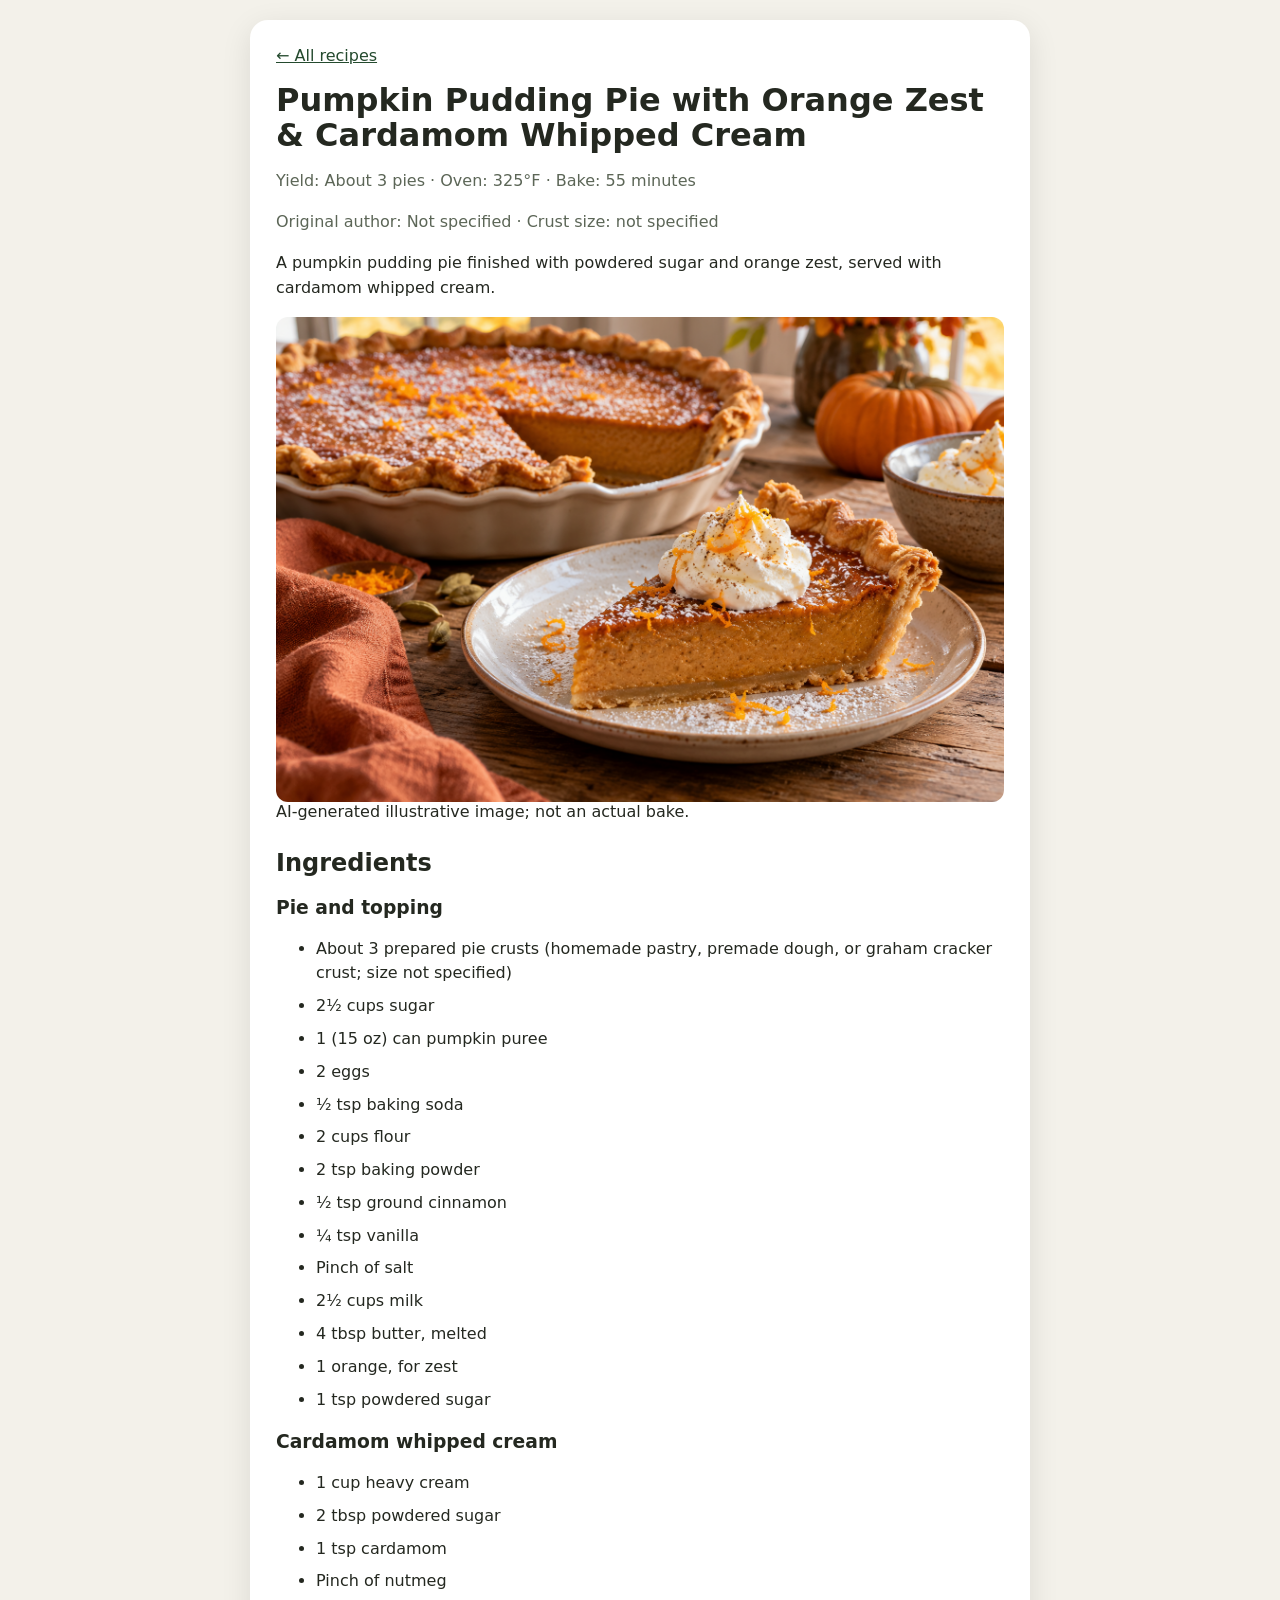
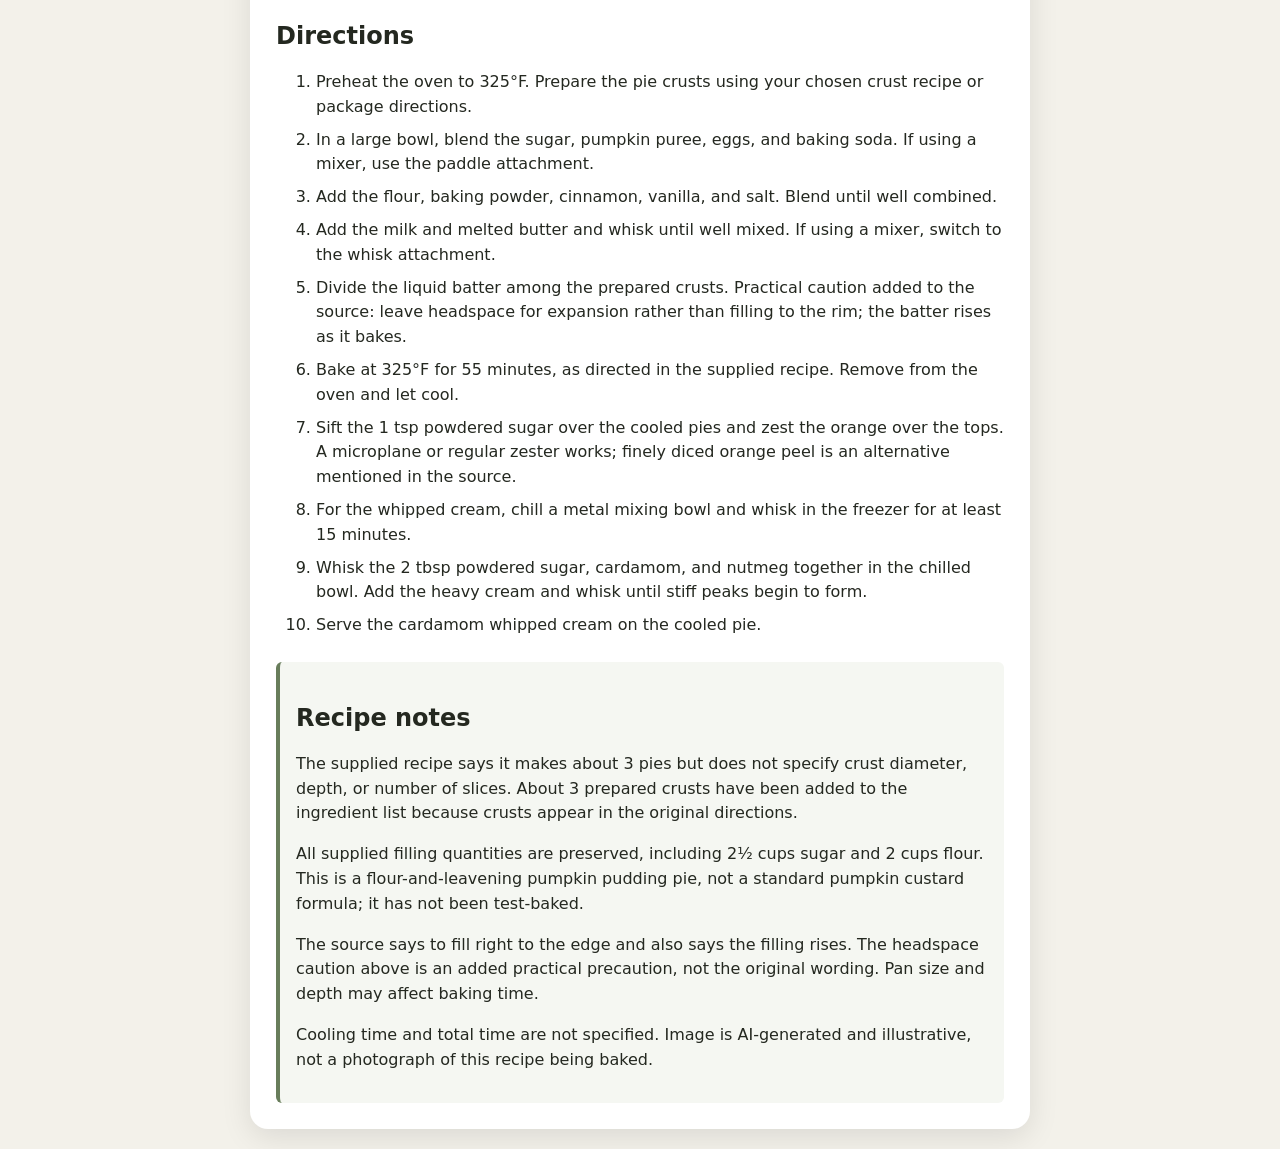
<file: pumpkin-pudding-pie-orange-zest-cardamom-whipped-cream.html>
<!doctype html><html lang="en"><head><meta charset="utf-8"><meta name="viewport" content="width=device-width, initial-scale=1"><title>Pumpkin Pudding Pie with Orange Zest &amp; Cardamom Whipped Cream</title><meta name="description" content="A pumpkin pudding pie finished with powdered sugar and orange zest, served with cardamom whipped cream."><link rel="canonical" href="https://ogg-vorbis.github.io/bring-recipes/pumpkin-pudding-pie-orange-zest-cardamom-whipped-cream.html"><link rel="stylesheet" href="styles.css"><meta property="og:type" content="article"><meta property="og:title" content="Pumpkin Pudding Pie with Orange Zest &amp; Cardamom Whipped Cream"><meta property="og:description" content="A pumpkin pudding pie finished with powdered sugar and orange zest, served with cardamom whipped cream."><meta property="og:url" content="https://ogg-vorbis.github.io/bring-recipes/pumpkin-pudding-pie-orange-zest-cardamom-whipped-cream.html"><meta property="og:image" content="https://ogg-vorbis.github.io/bring-recipes/images/pumpkin-pudding-pie-orange-zest-cardamom-whipped-cream.png"><meta name="twitter:card" content="summary_large_image"><meta name="twitter:image" content="https://ogg-vorbis.github.io/bring-recipes/images/pumpkin-pudding-pie-orange-zest-cardamom-whipped-cream.png"><script type="application/ld+json">{
  "@context": "https://schema.org",
  "@type": "Recipe",
  "name": "Pumpkin Pudding Pie with Orange Zest & Cardamom Whipped Cream",
  "description": "A pumpkin pudding pie finished with powdered sugar and orange zest, served with cardamom whipped cream.",
  "author": {
    "@type": "Person",
    "name": "Not specified"
  },
  "recipeYield": "About 3 pies",
  "cookTime": "PT55M",
  "recipeCategory": "Dessert",
  "image": "https://ogg-vorbis.github.io/bring-recipes/images/pumpkin-pudding-pie-orange-zest-cardamom-whipped-cream.png",
  "url": "https://ogg-vorbis.github.io/bring-recipes/pumpkin-pudding-pie-orange-zest-cardamom-whipped-cream.html",
  "recipeIngredient": [
    "About 3 prepared pie crusts (homemade pastry, premade dough, or graham cracker crust; size not specified)",
    "2½ cups sugar",
    "1 (15 oz) can pumpkin puree",
    "2 eggs",
    "½ tsp baking soda",
    "2 cups flour",
    "2 tsp baking powder",
    "½ tsp ground cinnamon",
    "¼ tsp vanilla",
    "Pinch of salt",
    "2½ cups milk",
    "4 tbsp butter, melted",
    "1 orange, for zest",
    "1 tsp powdered sugar",
    "1 cup heavy cream",
    "2 tbsp powdered sugar",
    "1 tsp cardamom",
    "Pinch of nutmeg"
  ],
  "recipeInstructions": [
    {
      "@type": "HowToStep",
      "position": 1,
      "text": "Preheat the oven to 325°F. Prepare the pie crusts using your chosen crust recipe or package directions."
    },
    {
      "@type": "HowToStep",
      "position": 2,
      "text": "In a large bowl, blend the sugar, pumpkin puree, eggs, and baking soda. If using a mixer, use the paddle attachment."
    },
    {
      "@type": "HowToStep",
      "position": 3,
      "text": "Add the flour, baking powder, cinnamon, vanilla, and salt. Blend until well combined."
    },
    {
      "@type": "HowToStep",
      "position": 4,
      "text": "Add the milk and melted butter and whisk until well mixed. If using a mixer, switch to the whisk attachment."
    },
    {
      "@type": "HowToStep",
      "position": 5,
      "text": "Divide the liquid batter among the prepared crusts. Practical caution added to the source: leave headspace for expansion rather than filling to the rim; the batter rises as it bakes."
    },
    {
      "@type": "HowToStep",
      "position": 6,
      "text": "Bake at 325°F for 55 minutes, as directed in the supplied recipe. Remove from the oven and let cool."
    },
    {
      "@type": "HowToStep",
      "position": 7,
      "text": "Sift the 1 tsp powdered sugar over the cooled pies and zest the orange over the tops. A microplane or regular zester works; finely diced orange peel is an alternative mentioned in the source."
    },
    {
      "@type": "HowToStep",
      "position": 8,
      "text": "For the whipped cream, chill a metal mixing bowl and whisk in the freezer for at least 15 minutes."
    },
    {
      "@type": "HowToStep",
      "position": 9,
      "text": "Whisk the 2 tbsp powdered sugar, cardamom, and nutmeg together in the chilled bowl. Add the heavy cream and whisk until stiff peaks begin to form."
    },
    {
      "@type": "HowToStep",
      "position": 10,
      "text": "Serve the cardamom whipped cream on the cooled pie."
    }
  ]
}</script><script async="async" src="https://platform.getbring.com/widgets/import.js"></script></head><body><main class="card" itemscope itemtype="https://schema.org/Recipe"><a class="back" href="index.html">← All recipes</a><h1 itemprop="name">Pumpkin Pudding Pie with Orange Zest &amp; Cardamom Whipped Cream</h1><p class="meta">Yield: <span itemprop="recipeYield">About 3 pies</span> · Oven: 325°F · Bake: 55 minutes</p><p class="meta">Original author: <span itemprop="author">Not specified</span> · Crust size: not specified</p><p itemprop="description">A pumpkin pudding pie finished with powdered sugar and orange zest, served with cardamom whipped cream.</p><figure style="margin:0"><img itemprop="image" src="https://ogg-vorbis.github.io/bring-recipes/images/pumpkin-pudding-pie-orange-zest-cardamom-whipped-cream.png" alt="Illustrative pumpkin pudding pie and a slice topped with whipped cream and orange zest" width="1536" height="1024" style="display:block;max-width:100%;height:auto;border-radius:12px"><figcaption>AI-generated illustrative image; not an actual bake.</figcaption></figure><h2>Ingredients</h2><h3>Pie and topping</h3><ul><li itemprop="recipeIngredient">About 3 prepared pie crusts (homemade pastry, premade dough, or graham cracker crust; size not specified)</li><li itemprop="recipeIngredient">2½ cups sugar</li><li itemprop="recipeIngredient">1 (15 oz) can pumpkin puree</li><li itemprop="recipeIngredient">2 eggs</li><li itemprop="recipeIngredient">½ tsp baking soda</li><li itemprop="recipeIngredient">2 cups flour</li><li itemprop="recipeIngredient">2 tsp baking powder</li><li itemprop="recipeIngredient">½ tsp ground cinnamon</li><li itemprop="recipeIngredient">¼ tsp vanilla</li><li itemprop="recipeIngredient">Pinch of salt</li><li itemprop="recipeIngredient">2½ cups milk</li><li itemprop="recipeIngredient">4 tbsp butter, melted</li><li itemprop="recipeIngredient">1 orange, for zest</li><li itemprop="recipeIngredient">1 tsp powdered sugar</li></ul><h3>Cardamom whipped cream</h3><ul><li itemprop="recipeIngredient">1 cup heavy cream</li><li itemprop="recipeIngredient">2 tbsp powdered sugar</li><li itemprop="recipeIngredient">1 tsp cardamom</li><li itemprop="recipeIngredient">Pinch of nutmeg</li></ul><h2>Directions</h2><ol><li itemprop="recipeInstructions">Preheat the oven to 325°F. Prepare the pie crusts using your chosen crust recipe or package directions.</li><li itemprop="recipeInstructions">In a large bowl, blend the sugar, pumpkin puree, eggs, and baking soda. If using a mixer, use the paddle attachment.</li><li itemprop="recipeInstructions">Add the flour, baking powder, cinnamon, vanilla, and salt. Blend until well combined.</li><li itemprop="recipeInstructions">Add the milk and melted butter and whisk until well mixed. If using a mixer, switch to the whisk attachment.</li><li itemprop="recipeInstructions">Divide the liquid batter among the prepared crusts. Practical caution added to the source: leave headspace for expansion rather than filling to the rim; the batter rises as it bakes.</li><li itemprop="recipeInstructions">Bake at 325°F for 55 minutes, as directed in the supplied recipe. Remove from the oven and let cool.</li><li itemprop="recipeInstructions">Sift the 1 tsp powdered sugar over the cooled pies and zest the orange over the tops. A microplane or regular zester works; finely diced orange peel is an alternative mentioned in the source.</li><li itemprop="recipeInstructions">For the whipped cream, chill a metal mixing bowl and whisk in the freezer for at least 15 minutes.</li><li itemprop="recipeInstructions">Whisk the 2 tbsp powdered sugar, cardamom, and nutmeg together in the chilled bowl. Add the heavy cream and whisk until stiff peaks begin to form.</li><li itemprop="recipeInstructions">Serve the cardamom whipped cream on the cooled pie.</li></ol><aside class="note"><h2>Recipe notes</h2><p>The supplied recipe says it makes about 3 pies but does not specify crust diameter, depth, or number of slices. About 3 prepared crusts have been added to the ingredient list because crusts appear in the original directions.</p><p>All supplied filling quantities are preserved, including 2½ cups sugar and 2 cups flour. This is a flour-and-leavening pumpkin pudding pie, not a standard pumpkin custard formula; it has not been test-baked.</p><p>The source says to fill right to the edge and also says the filling rises. The headspace caution above is an added practical precaution, not the original wording. Pan size and depth may affect baking time.</p><p>Cooling time and total time are not specified. Image is AI-generated and illustrative, not a photograph of this recipe being baked.</p></aside><div data-bring-import="" data-bring-base-quantity="3" data-bring-requested-quantity="3" style="display:none"></div></main></body></html>
</file>
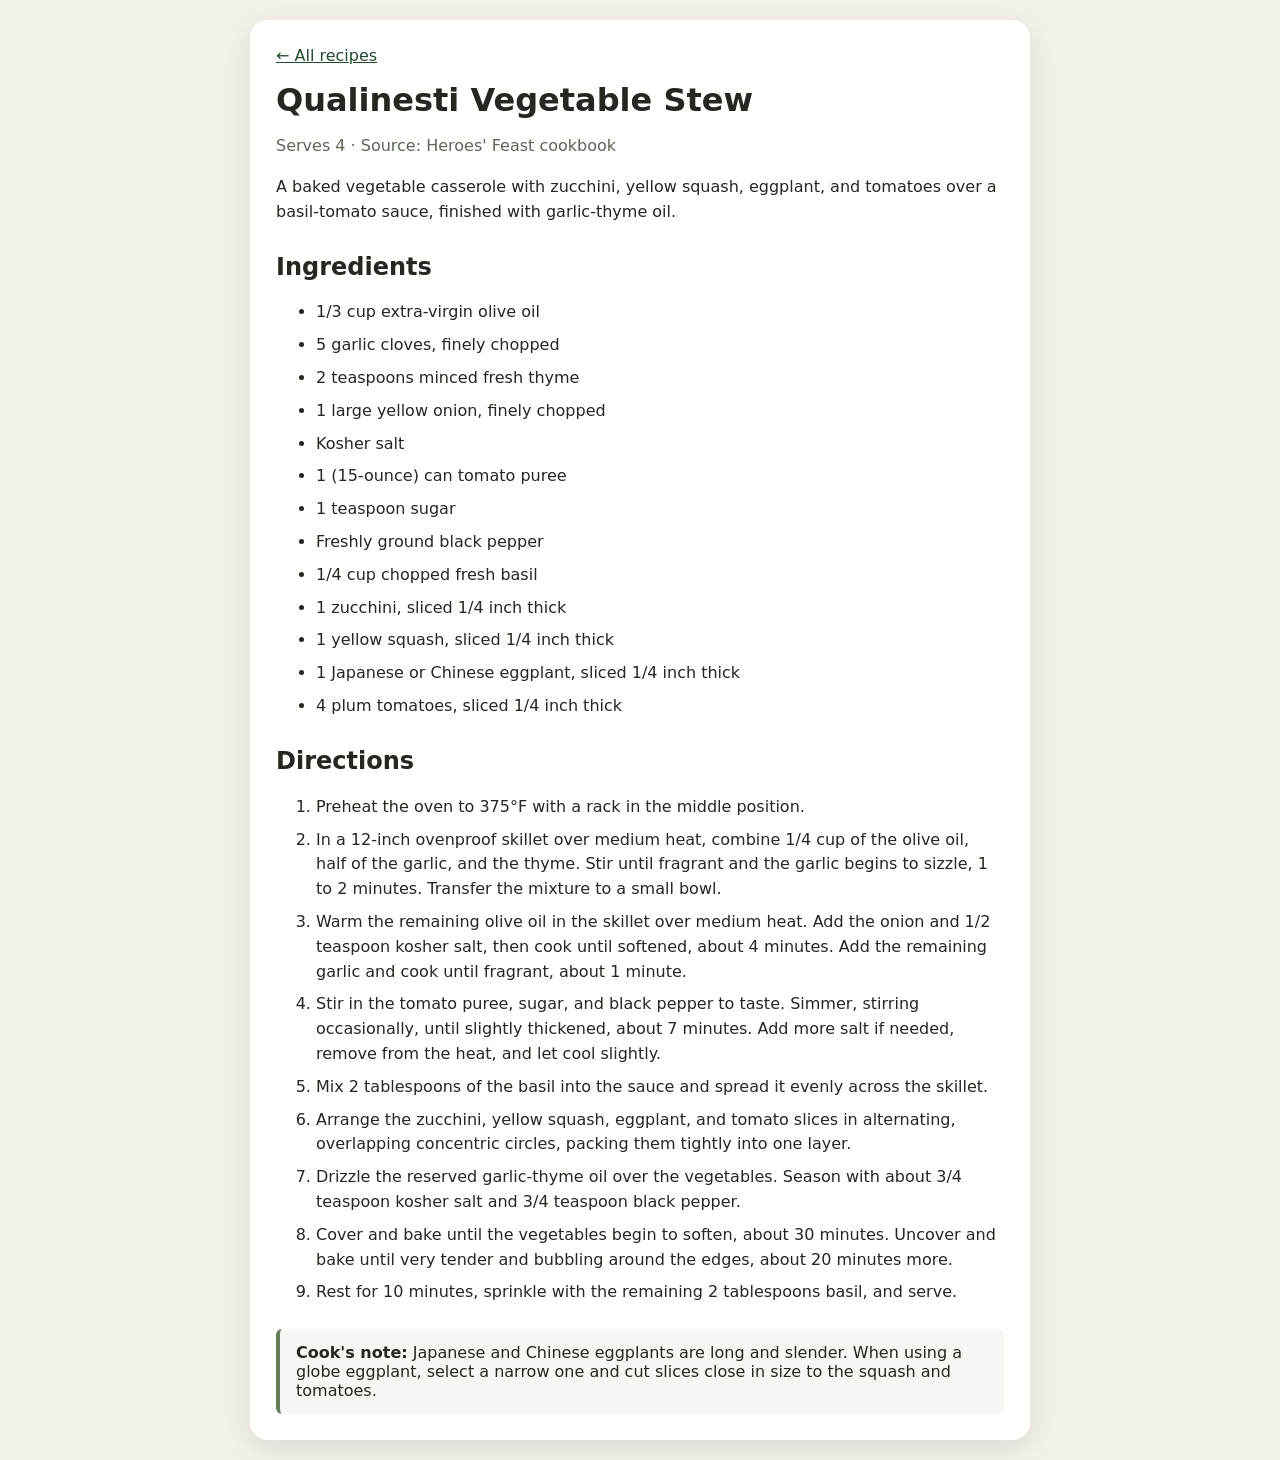
<file: qualinesti-vegetable-stew.html>
<!doctype html>
<html lang="en">
<head>
  <meta charset="utf-8">
  <meta name="viewport" content="width=device-width, initial-scale=1">
  <title>Qualinesti Vegetable Stew</title>
  <meta name="description" content="A baked vegetable casserole with zucchini, yellow squash, eggplant, and tomatoes over a basil-tomato sauce, finished with garlic-thyme oil.">
  <link rel="stylesheet" href="styles.css">
  <script type="application/ld+json">
{
  "@context": "https://schema.org",
  "@type": "Recipe",
  "name": "Qualinesti Vegetable Stew",
  "description": "A baked vegetable casserole with zucchini, yellow squash, eggplant, and tomatoes over a basil-tomato sauce, finished with garlic-thyme oil.",
  "author": {
    "@type": "Organization",
    "name": "Heroes' Feast cookbook"
  },
  "recipeYield": "4 servings",
  "recipeIngredient": [
    "1/3 cup extra-virgin olive oil",
    "5 garlic cloves, finely chopped",
    "2 teaspoons minced fresh thyme",
    "1 large yellow onion, finely chopped",
    "Kosher salt",
    "1 (15-ounce) can tomato puree",
    "1 teaspoon sugar",
    "Freshly ground black pepper",
    "1/4 cup chopped fresh basil",
    "1 zucchini, sliced 1/4 inch thick",
    "1 yellow squash, sliced 1/4 inch thick",
    "1 Japanese or Chinese eggplant, sliced 1/4 inch thick",
    "4 plum tomatoes, sliced 1/4 inch thick"
  ],
  "recipeInstructions": [
    {
      "@type": "HowToStep",
      "position": 1,
      "text": "Preheat the oven to 375°F with a rack in the middle position."
    },
    {
      "@type": "HowToStep",
      "position": 2,
      "text": "In a 12-inch ovenproof skillet over medium heat, combine 1/4 cup of the olive oil, half of the garlic, and the thyme. Stir until fragrant and the garlic begins to sizzle, 1 to 2 minutes. Transfer the mixture to a small bowl."
    },
    {
      "@type": "HowToStep",
      "position": 3,
      "text": "Warm the remaining olive oil in the skillet over medium heat. Add the onion and 1/2 teaspoon kosher salt, then cook until softened, about 4 minutes. Add the remaining garlic and cook until fragrant, about 1 minute."
    },
    {
      "@type": "HowToStep",
      "position": 4,
      "text": "Stir in the tomato puree, sugar, and black pepper to taste. Simmer, stirring occasionally, until slightly thickened, about 7 minutes. Add more salt if needed, remove from the heat, and let cool slightly."
    },
    {
      "@type": "HowToStep",
      "position": 5,
      "text": "Mix 2 tablespoons of the basil into the sauce and spread it evenly across the skillet."
    },
    {
      "@type": "HowToStep",
      "position": 6,
      "text": "Arrange the zucchini, yellow squash, eggplant, and tomato slices in alternating, overlapping concentric circles, packing them tightly into one layer."
    },
    {
      "@type": "HowToStep",
      "position": 7,
      "text": "Drizzle the reserved garlic-thyme oil over the vegetables. Season with about 3/4 teaspoon kosher salt and 3/4 teaspoon black pepper."
    },
    {
      "@type": "HowToStep",
      "position": 8,
      "text": "Cover and bake until the vegetables begin to soften, about 30 minutes. Uncover and bake until very tender and bubbling around the edges, about 20 minutes more."
    },
    {
      "@type": "HowToStep",
      "position": 9,
      "text": "Rest for 10 minutes, sprinkle with the remaining 2 tablespoons basil, and serve."
    }
  ]
}
  </script>
  <script async="async" src="https://platform.getbring.com/widgets/import.js"></script>
</head>
<body>
  <main class="card" itemscope itemtype="https://schema.org/Recipe">
    <a class="back" href="index.html">← All recipes</a>
    <h1 itemprop="name">Qualinesti Vegetable Stew</h1>
    <p class="meta">
      Serves <span itemprop="recipeYield">4</span>
      · Source: <span itemprop="author">Heroes' Feast cookbook</span>
    </p>
    <p itemprop="description">A baked vegetable casserole with zucchini, yellow squash, eggplant, and tomatoes over a basil-tomato sauce, finished with garlic-thyme oil.</p>

    <h2>Ingredients</h2>
    <ul>
      <li>1/3 cup extra-virgin olive oil</li>
      <li>5 garlic cloves, finely chopped</li>
      <li>2 teaspoons minced fresh thyme</li>
      <li>1 large yellow onion, finely chopped</li>
      <li>Kosher salt</li>
      <li>1 (15-ounce) can tomato puree</li>
      <li>1 teaspoon sugar</li>
      <li>Freshly ground black pepper</li>
      <li>1/4 cup chopped fresh basil</li>
      <li>1 zucchini, sliced 1/4 inch thick</li>
      <li>1 yellow squash, sliced 1/4 inch thick</li>
      <li>1 Japanese or Chinese eggplant, sliced 1/4 inch thick</li>
      <li>4 plum tomatoes, sliced 1/4 inch thick</li>
    </ul>

    <h2>Directions</h2>
    <ol>
      <li>Preheat the oven to 375°F with a rack in the middle position.</li>
      <li>In a 12-inch ovenproof skillet over medium heat, combine 1/4 cup of the olive oil, half of the garlic, and the thyme. Stir until fragrant and the garlic begins to sizzle, 1 to 2 minutes. Transfer the mixture to a small bowl.</li>
      <li>Warm the remaining olive oil in the skillet over medium heat. Add the onion and 1/2 teaspoon kosher salt, then cook until softened, about 4 minutes. Add the remaining garlic and cook until fragrant, about 1 minute.</li>
      <li>Stir in the tomato puree, sugar, and black pepper to taste. Simmer, stirring occasionally, until slightly thickened, about 7 minutes. Add more salt if needed, remove from the heat, and let cool slightly.</li>
      <li>Mix 2 tablespoons of the basil into the sauce and spread it evenly across the skillet.</li>
      <li>Arrange the zucchini, yellow squash, eggplant, and tomato slices in alternating, overlapping concentric circles, packing them tightly into one layer.</li>
      <li>Drizzle the reserved garlic-thyme oil over the vegetables. Season with about 3/4 teaspoon kosher salt and 3/4 teaspoon black pepper.</li>
      <li>Cover and bake until the vegetables begin to soften, about 30 minutes. Uncover and bake until very tender and bubbling around the edges, about 20 minutes more.</li>
      <li>Rest for 10 minutes, sprinkle with the remaining 2 tablespoons basil, and serve.</li>
    </ol>

    <aside class="note">
      <strong>Cook's note:</strong>
      Japanese and Chinese eggplants are long and slender. When using a globe
      eggplant, select a narrow one and cut slices close in size to the squash
      and tomatoes.
    </aside>

    <div data-bring-import="" style="display:none"></div>
  </main>
</body>
</html>
</file>
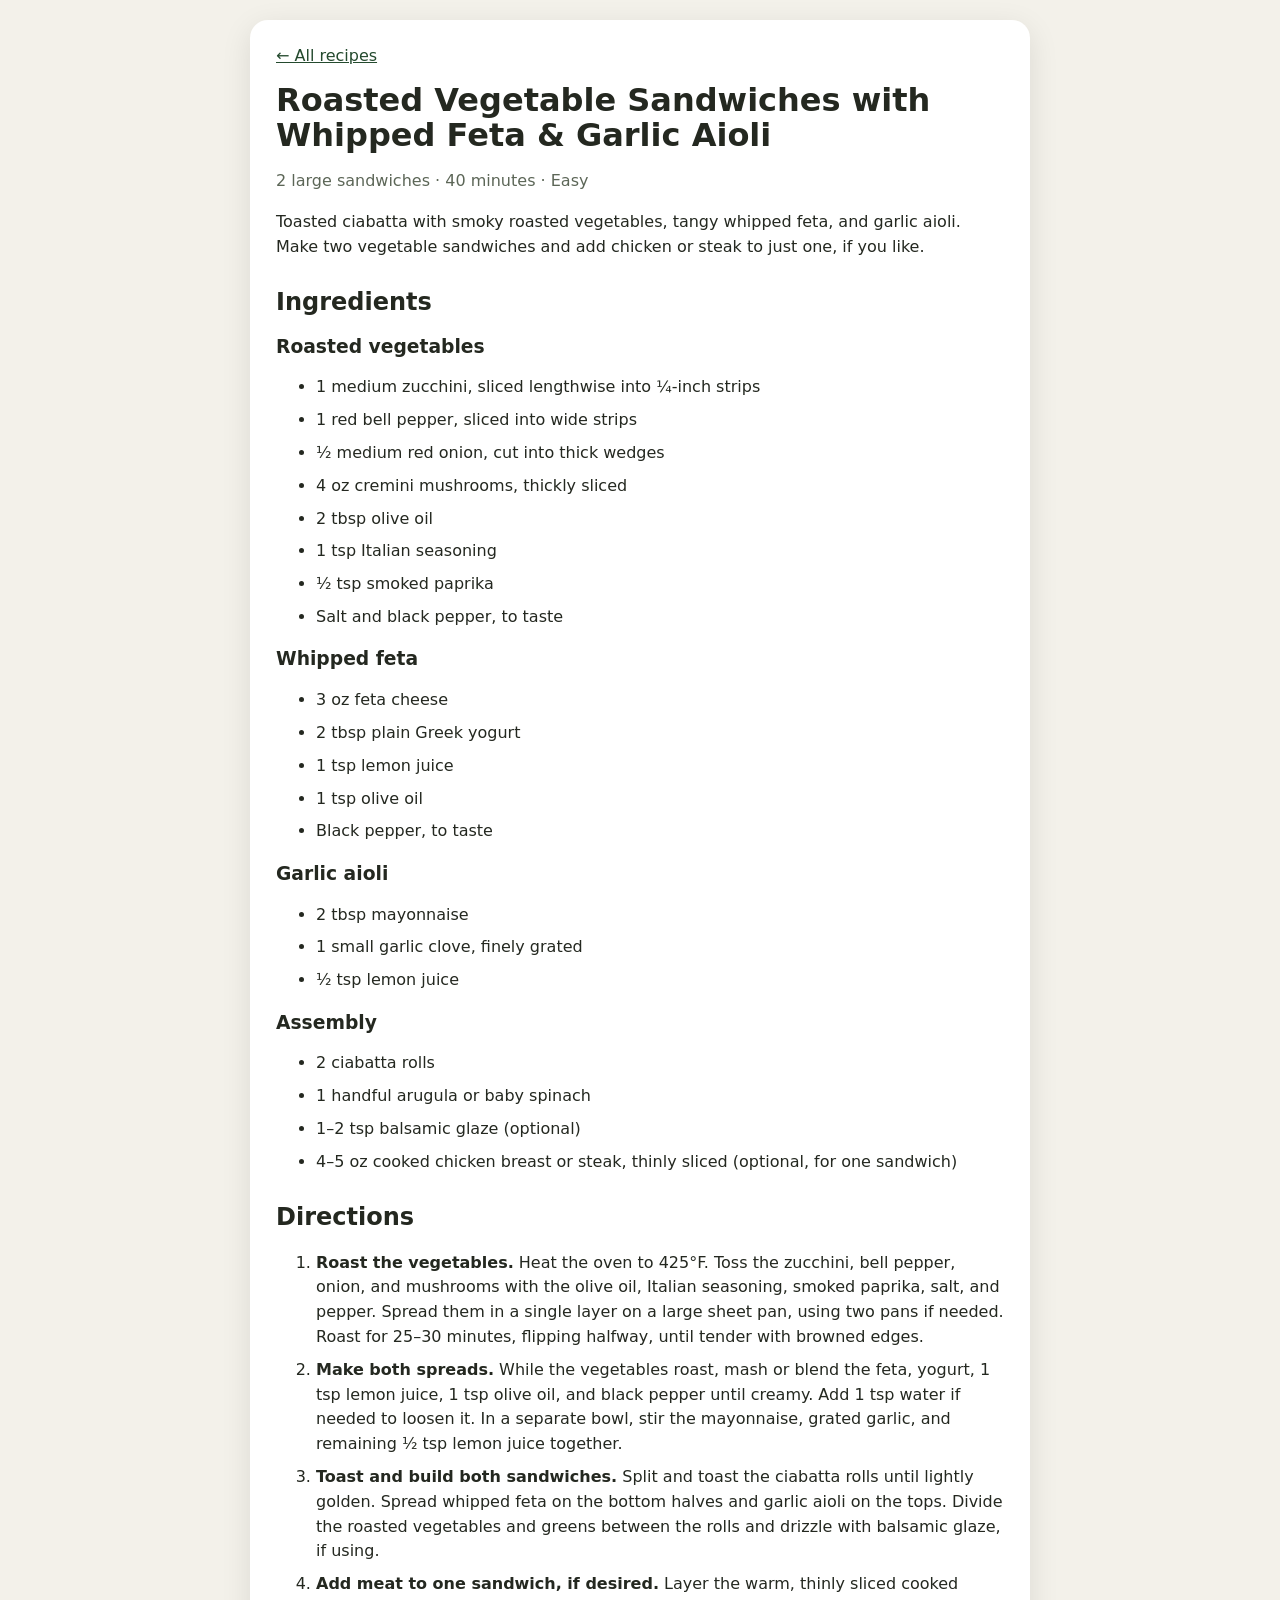
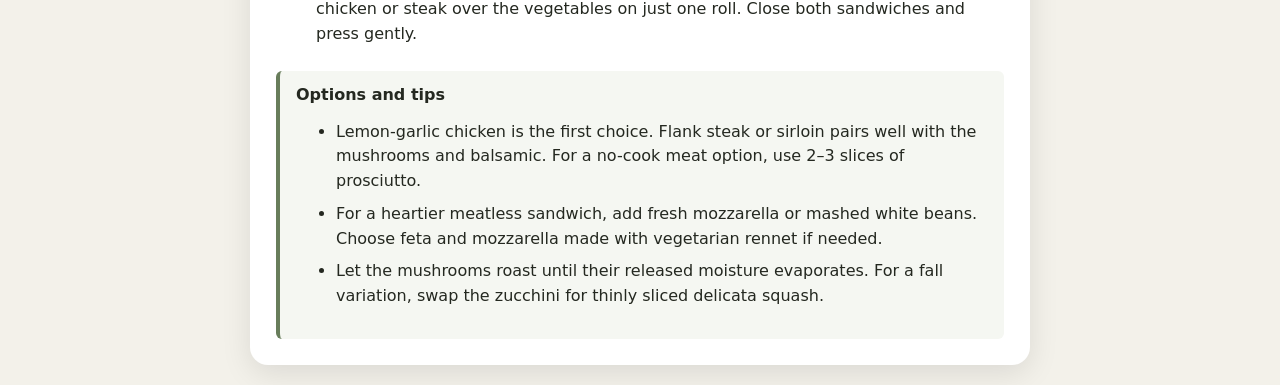
<file: roasted-vegetable-sandwiches-whipped-feta-garlic-aioli.html>
<!doctype html>
<html lang="en">
<head>
  <meta charset="utf-8">
  <meta name="viewport" content="width=device-width, initial-scale=1">
  <title>Roasted Vegetable Sandwiches with Whipped Feta &amp; Garlic Aioli</title>
  <meta name="description" content="Toasted ciabatta with smoky roasted vegetables, tangy whipped feta, and garlic aioli. Make two vegetable sandwiches and add chicken or steak to just one, if you like.">
  <link rel="stylesheet" href="styles.css">
  <script type="application/ld+json">
{
  "@context": "https://schema.org",
  "@type": "Recipe",
  "name": "Roasted Vegetable Sandwiches with Whipped Feta & Garlic Aioli",
  "description": "Toasted ciabatta with smoky roasted vegetables, tangy whipped feta, and garlic aioli. Make two vegetable sandwiches and add chicken or steak to just one, if you like.",
  "author": {
    "@type": "Organization",
    "name": "User-provided recipe"
  },
  "recipeYield": "2 large sandwiches",
  "totalTime": "PT40M",
  "recipeCategory": "Sandwich",
  "recipeIngredient": [
    "1 medium zucchini, sliced lengthwise into ¼-inch strips",
    "1 red bell pepper, sliced into wide strips",
    "½ medium red onion, cut into thick wedges",
    "4 oz cremini mushrooms, thickly sliced",
    "2 tbsp olive oil",
    "1 tsp Italian seasoning",
    "½ tsp smoked paprika",
    "Salt and black pepper, to taste",
    "3 oz feta cheese",
    "2 tbsp plain Greek yogurt",
    "1 tsp lemon juice",
    "1 tsp olive oil",
    "Black pepper, to taste",
    "2 tbsp mayonnaise",
    "1 small garlic clove, finely grated",
    "½ tsp lemon juice",
    "2 ciabatta rolls",
    "1 handful arugula or baby spinach",
    "1–2 tsp balsamic glaze (optional)",
    "4–5 oz cooked chicken breast or steak, thinly sliced (optional, for one sandwich)"
  ],
  "recipeInstructions": [
    {
      "@type": "HowToStep",
      "position": 1,
      "text": "Roast the vegetables. Heat the oven to 425°F. Toss the zucchini, bell pepper, onion, and mushrooms with the olive oil, Italian seasoning, smoked paprika, salt, and pepper. Spread them in a single layer on a large sheet pan, using two pans if needed. Roast for 25–30 minutes, flipping halfway, until tender with browned edges."
    },
    {
      "@type": "HowToStep",
      "position": 2,
      "text": "Make both spreads. While the vegetables roast, mash or blend the feta, yogurt, 1 tsp lemon juice, 1 tsp olive oil, and black pepper until creamy. Add 1 tsp water if needed to loosen it. In a separate bowl, stir the mayonnaise, grated garlic, and remaining ½ tsp lemon juice together."
    },
    {
      "@type": "HowToStep",
      "position": 3,
      "text": "Toast and build both sandwiches. Split and toast the ciabatta rolls until lightly golden. Spread whipped feta on the bottom halves and garlic aioli on the tops. Divide the roasted vegetables and greens between the rolls and drizzle with balsamic glaze, if using."
    },
    {
      "@type": "HowToStep",
      "position": 4,
      "text": "Add meat to one sandwich, if desired. Layer the warm, thinly sliced cooked chicken or steak over the vegetables on just one roll. Close both sandwiches and press gently."
    }
  ]
}
  </script>
  <script async="async" src="https://platform.getbring.com/widgets/import.js"></script>
</head>
<body>
  <main class="card" itemscope itemtype="https://schema.org/Recipe">
    <a class="back" href="index.html">← All recipes</a>
    <h1 itemprop="name">Roasted Vegetable Sandwiches with Whipped Feta &amp; Garlic Aioli</h1>
    <p class="meta"><span itemprop="recipeYield">2 large sandwiches</span> · <time itemprop="totalTime" datetime="PT40M">40 minutes</time> · Easy</p>
    <p itemprop="description">Toasted ciabatta with smoky roasted vegetables, tangy whipped feta, and garlic aioli. Make two vegetable sandwiches and add chicken or steak to just one, if you like.</p>
    <h2>Ingredients</h2>
    <h3>Roasted vegetables</h3>
    <ul>
      <li itemprop="recipeIngredient">1 medium zucchini, sliced lengthwise into ¼-inch strips</li>
      <li itemprop="recipeIngredient">1 red bell pepper, sliced into wide strips</li>
      <li itemprop="recipeIngredient">½ medium red onion, cut into thick wedges</li>
      <li itemprop="recipeIngredient">4 oz cremini mushrooms, thickly sliced</li>
      <li itemprop="recipeIngredient">2 tbsp olive oil</li>
      <li itemprop="recipeIngredient">1 tsp Italian seasoning</li>
      <li itemprop="recipeIngredient">½ tsp smoked paprika</li>
      <li itemprop="recipeIngredient">Salt and black pepper, to taste</li>
    </ul>
    <h3>Whipped feta</h3>
    <ul>
      <li itemprop="recipeIngredient">3 oz feta cheese</li>
      <li itemprop="recipeIngredient">2 tbsp plain Greek yogurt</li>
      <li itemprop="recipeIngredient">1 tsp lemon juice</li>
      <li itemprop="recipeIngredient">1 tsp olive oil</li>
      <li itemprop="recipeIngredient">Black pepper, to taste</li>
    </ul>
    <h3>Garlic aioli</h3>
    <ul>
      <li itemprop="recipeIngredient">2 tbsp mayonnaise</li>
      <li itemprop="recipeIngredient">1 small garlic clove, finely grated</li>
      <li itemprop="recipeIngredient">½ tsp lemon juice</li>
    </ul>
    <h3>Assembly</h3>
    <ul>
      <li itemprop="recipeIngredient">2 ciabatta rolls</li>
      <li itemprop="recipeIngredient">1 handful arugula or baby spinach</li>
      <li itemprop="recipeIngredient">1–2 tsp balsamic glaze (optional)</li>
      <li itemprop="recipeIngredient">4–5 oz cooked chicken breast or steak, thinly sliced (optional, for one sandwich)</li>
    </ul>
    <h2>Directions</h2>
    <ol>
      <li itemprop="recipeInstructions"><strong>Roast the vegetables.</strong> Heat the oven to 425°F. Toss the zucchini, bell pepper, onion, and mushrooms with the olive oil, Italian seasoning, smoked paprika, salt, and pepper. Spread them in a single layer on a large sheet pan, using two pans if needed. Roast for 25–30 minutes, flipping halfway, until tender with browned edges.</li>
      <li itemprop="recipeInstructions"><strong>Make both spreads.</strong> While the vegetables roast, mash or blend the feta, yogurt, 1 tsp lemon juice, 1 tsp olive oil, and black pepper until creamy. Add 1 tsp water if needed to loosen it. In a separate bowl, stir the mayonnaise, grated garlic, and remaining ½ tsp lemon juice together.</li>
      <li itemprop="recipeInstructions"><strong>Toast and build both sandwiches.</strong> Split and toast the ciabatta rolls until lightly golden. Spread whipped feta on the bottom halves and garlic aioli on the tops. Divide the roasted vegetables and greens between the rolls and drizzle with balsamic glaze, if using.</li>
      <li itemprop="recipeInstructions"><strong>Add meat to one sandwich, if desired.</strong> Layer the warm, thinly sliced cooked chicken or steak over the vegetables on just one roll. Close both sandwiches and press gently.</li>
    </ol>
    <aside class="note">
      <strong>Options and tips</strong>
      <ul>
        <li>Lemon-garlic chicken is the first choice. Flank steak or sirloin pairs well with the mushrooms and balsamic. For a no-cook meat option, use 2–3 slices of prosciutto.</li>
        <li>For a heartier meatless sandwich, add fresh mozzarella or mashed white beans. Choose feta and mozzarella made with vegetarian rennet if needed.</li>
        <li>Let the mushrooms roast until their released moisture evaporates. For a fall variation, swap the zucchini for thinly sliced delicata squash.</li>
      </ul>
    </aside>
    <div data-bring-import="" style="display:none"></div>
  </main>
</body>
</html>
</file>
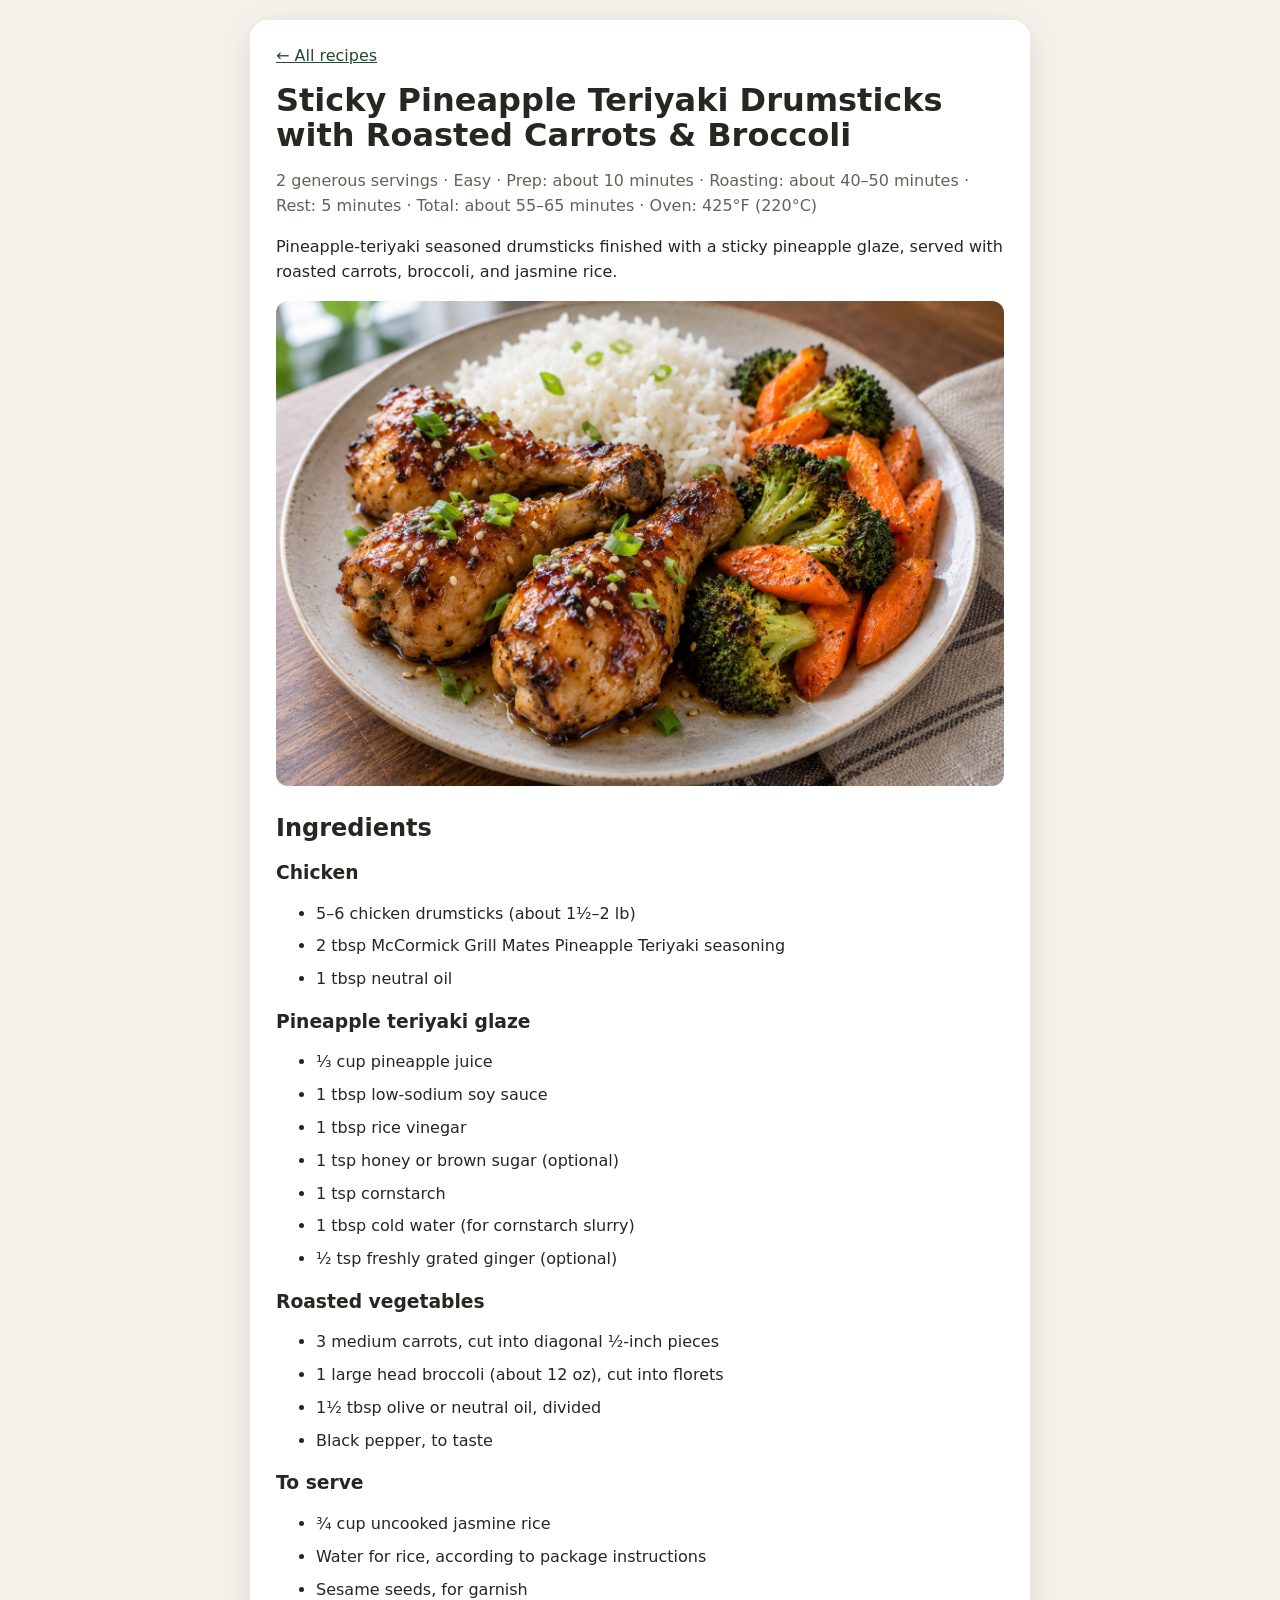
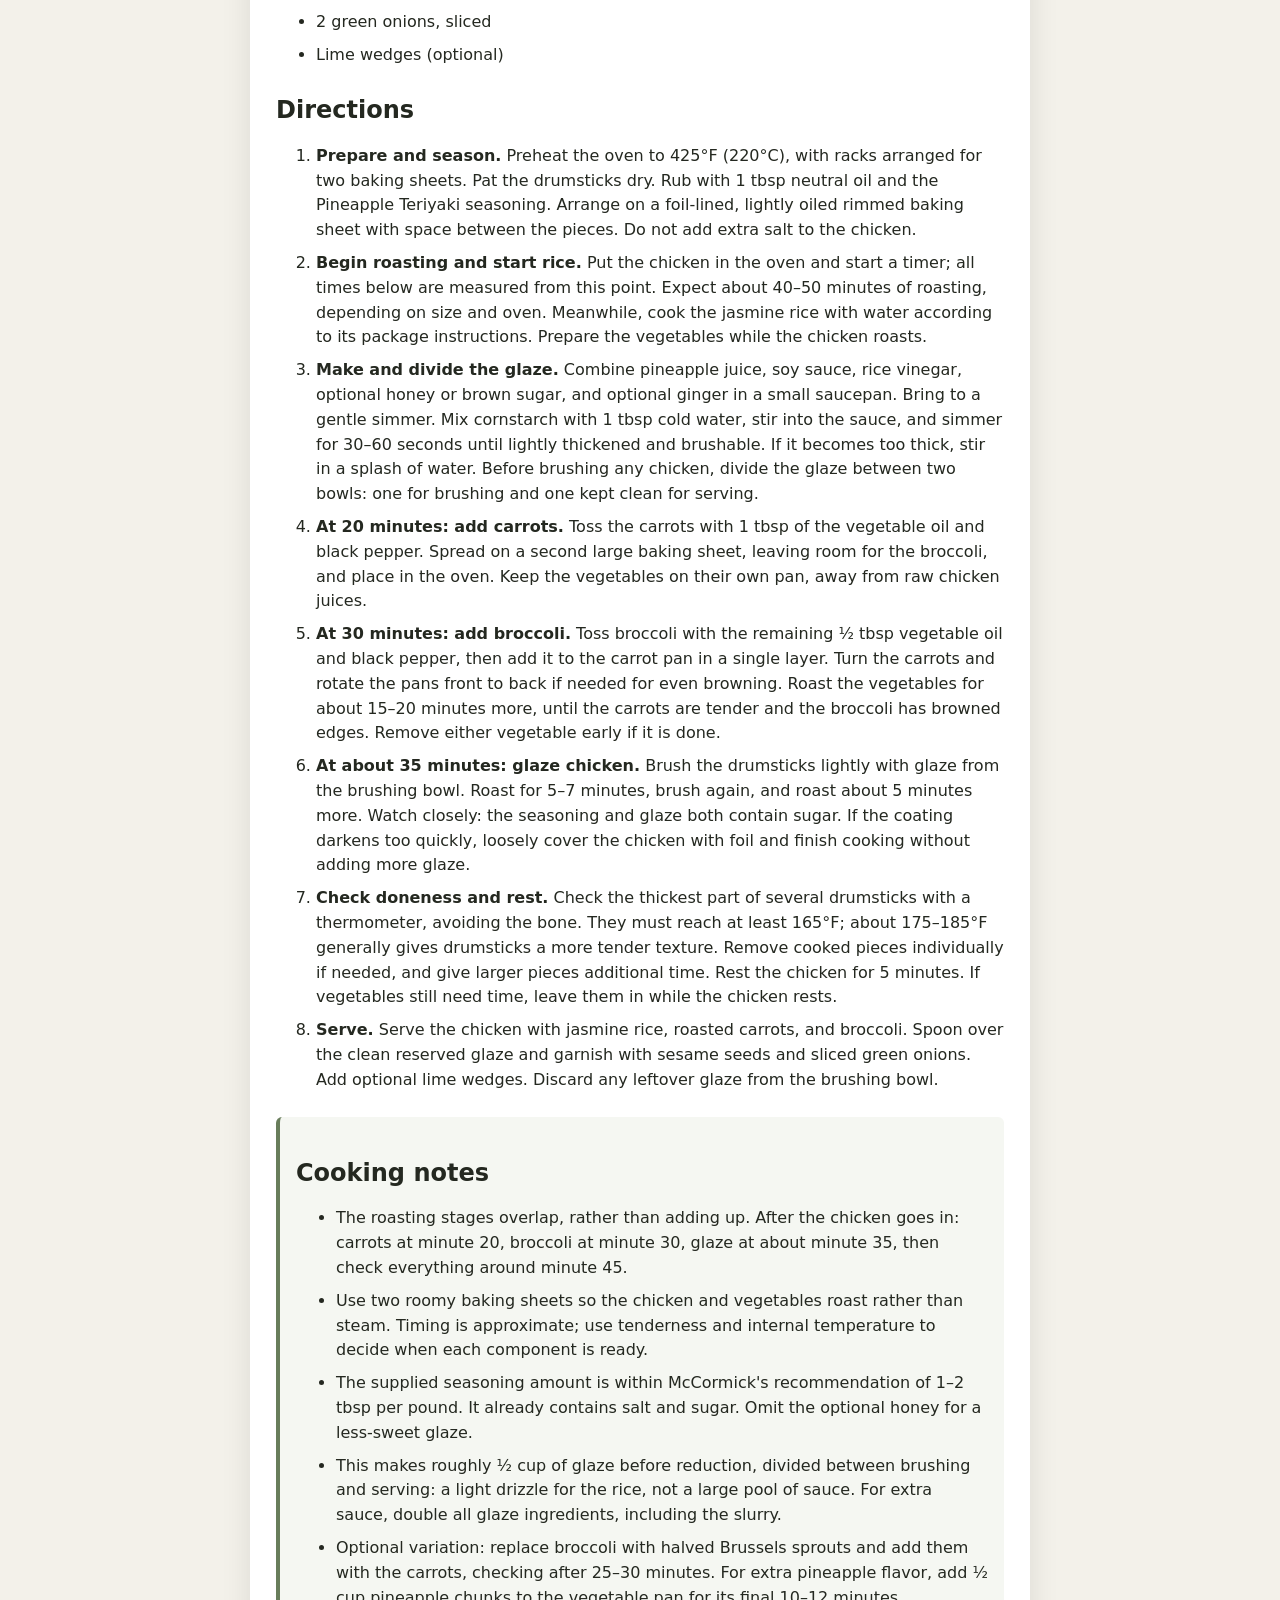
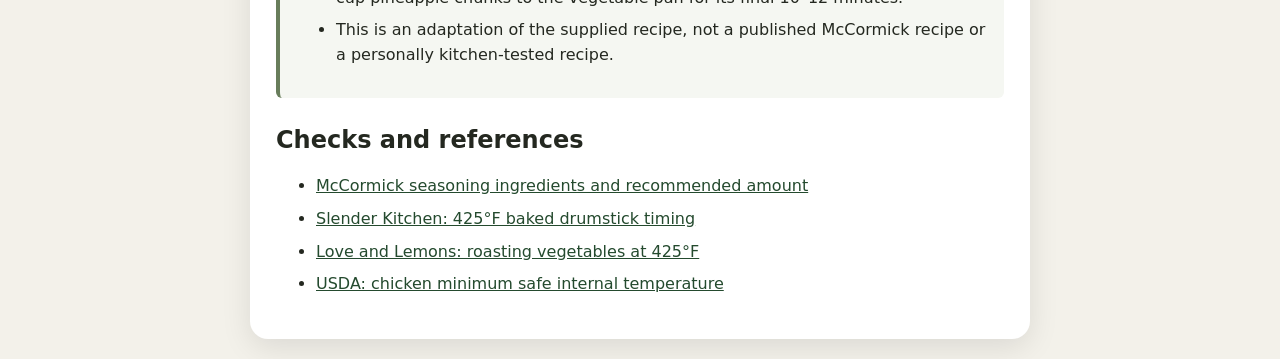
<file: sticky-pineapple-teriyaki-drumsticks-roasted-carrots-broccoli.html>
<!doctype html>
<html lang="en"><head><meta charset="utf-8"><meta name="viewport" content="width=device-width, initial-scale=1">
<title>Sticky Pineapple Teriyaki Drumsticks with Roasted Carrots &amp; Broccoli</title><meta name="description" content="Pineapple-teriyaki seasoned drumsticks finished with a sticky pineapple glaze, served with roasted carrots, broccoli, and jasmine rice.">
<link rel="canonical" href="https://ogg-vorbis.github.io/bring-recipes/sticky-pineapple-teriyaki-drumsticks-roasted-carrots-broccoli.html"><link rel="stylesheet" href="styles.css">
<meta property="og:type" content="article"><meta property="og:title" content="Sticky Pineapple Teriyaki Drumsticks with Roasted Carrots &amp; Broccoli"><meta property="og:url" content="https://ogg-vorbis.github.io/bring-recipes/sticky-pineapple-teriyaki-drumsticks-roasted-carrots-broccoli.html"><meta property="og:image" content="https://ogg-vorbis.github.io/bring-recipes/images/sticky-pineapple-teriyaki-drumsticks-roasted-carrots-broccoli.jpg"><meta name="twitter:card" content="summary_large_image">
<script type="application/ld+json">{
  "@context": "https://schema.org",
  "@type": "Recipe",
  "name": "Sticky Pineapple Teriyaki Drumsticks with Roasted Carrots & Broccoli",
  "description": "Pineapple-teriyaki seasoned drumsticks finished with a sticky pineapple glaze, served with roasted carrots, broccoli, and jasmine rice.",
  "author": {
    "@type": "Organization",
    "name": "User-provided recipe, reviewed and adapted"
  },
  "url": "https://ogg-vorbis.github.io/bring-recipes/sticky-pineapple-teriyaki-drumsticks-roasted-carrots-broccoli.html",
  "image": "https://ogg-vorbis.github.io/bring-recipes/images/sticky-pineapple-teriyaki-drumsticks-roasted-carrots-broccoli.jpg",
  "recipeYield": "2 generous servings",
  "prepTime": "PT10M",
  "cookTime": "PT45M",
  "totalTime": "PT1H",
  "recipeCategory": "Dinner",
  "keywords": "chicken drumsticks, pineapple teriyaki, roasted carrots, broccoli, jasmine rice",
  "recipeIngredient": [
    "5–6 chicken drumsticks (about 1½–2 lb)",
    "2 tbsp McCormick Grill Mates Pineapple Teriyaki seasoning",
    "1 tbsp neutral oil",
    "⅓ cup pineapple juice",
    "1 tbsp low-sodium soy sauce",
    "1 tbsp rice vinegar",
    "1 tsp honey or brown sugar (optional)",
    "1 tsp cornstarch",
    "1 tbsp cold water (for cornstarch slurry)",
    "½ tsp freshly grated ginger (optional)",
    "3 medium carrots, cut into diagonal ½-inch pieces",
    "1 large head broccoli (about 12 oz), cut into florets",
    "1½ tbsp olive or neutral oil, divided",
    "Black pepper, to taste",
    "¾ cup uncooked jasmine rice",
    "Water for rice, according to package instructions",
    "Sesame seeds, for garnish",
    "2 green onions, sliced",
    "Lime wedges (optional)"
  ],
  "recipeInstructions": [
    {
      "@type": "HowToStep",
      "position": 1,
      "name": "Prepare and season",
      "text": "Preheat the oven to 425°F (220°C), with racks arranged for two baking sheets. Pat the drumsticks dry. Rub with 1 tbsp neutral oil and the Pineapple Teriyaki seasoning. Arrange on a foil-lined, lightly oiled rimmed baking sheet with space between the pieces. Do not add extra salt to the chicken."
    },
    {
      "@type": "HowToStep",
      "position": 2,
      "name": "Begin roasting and start rice",
      "text": "Put the chicken in the oven and start a timer; all times below are measured from this point. Expect about 40–50 minutes of roasting, depending on size and oven. Meanwhile, cook the jasmine rice with water according to its package instructions. Prepare the vegetables while the chicken roasts."
    },
    {
      "@type": "HowToStep",
      "position": 3,
      "name": "Make and divide the glaze",
      "text": "Combine pineapple juice, soy sauce, rice vinegar, optional honey or brown sugar, and optional ginger in a small saucepan. Bring to a gentle simmer. Mix cornstarch with 1 tbsp cold water, stir into the sauce, and simmer for 30–60 seconds until lightly thickened and brushable. If it becomes too thick, stir in a splash of water. Before brushing any chicken, divide the glaze between two bowls: one for brushing and one kept clean for serving."
    },
    {
      "@type": "HowToStep",
      "position": 4,
      "name": "At 20 minutes: add carrots",
      "text": "Toss the carrots with 1 tbsp of the vegetable oil and black pepper. Spread on a second large baking sheet, leaving room for the broccoli, and place in the oven. Keep the vegetables on their own pan, away from raw chicken juices."
    },
    {
      "@type": "HowToStep",
      "position": 5,
      "name": "At 30 minutes: add broccoli",
      "text": "Toss broccoli with the remaining ½ tbsp vegetable oil and black pepper, then add it to the carrot pan in a single layer. Turn the carrots and rotate the pans front to back if needed for even browning. Roast the vegetables for about 15–20 minutes more, until the carrots are tender and the broccoli has browned edges. Remove either vegetable early if it is done."
    },
    {
      "@type": "HowToStep",
      "position": 6,
      "name": "At about 35 minutes: glaze chicken",
      "text": "Brush the drumsticks lightly with glaze from the brushing bowl. Roast for 5–7 minutes, brush again, and roast about 5 minutes more. Watch closely: the seasoning and glaze both contain sugar. If the coating darkens too quickly, loosely cover the chicken with foil and finish cooking without adding more glaze."
    },
    {
      "@type": "HowToStep",
      "position": 7,
      "name": "Check doneness and rest",
      "text": "Check the thickest part of several drumsticks with a thermometer, avoiding the bone. They must reach at least 165°F; about 175–185°F generally gives drumsticks a more tender texture. Remove cooked pieces individually if needed, and give larger pieces additional time. Rest the chicken for 5 minutes. If vegetables still need time, leave them in while the chicken rests."
    },
    {
      "@type": "HowToStep",
      "position": 8,
      "name": "Serve",
      "text": "Serve the chicken with jasmine rice, roasted carrots, and broccoli. Spoon over the clean reserved glaze and garnish with sesame seeds and sliced green onions. Add optional lime wedges. Discard any leftover glaze from the brushing bowl."
    }
  ]
}</script>
<script async="async" src="https://platform.getbring.com/widgets/import.js"></script></head>
<body><main class="card" itemscope itemtype="https://schema.org/Recipe">
<a class="back" href="index.html">← All recipes</a><h1 itemprop="name">Sticky Pineapple Teriyaki Drumsticks with Roasted Carrots &amp; Broccoli</h1>
<p class="meta">2 generous servings · Easy · Prep: about 10 minutes · Roasting: about 40–50 minutes · Rest: 5 minutes · Total: about 55–65 minutes · Oven: 425°F (220°C)</p>
<p itemprop="description">Pineapple-teriyaki seasoned drumsticks finished with a sticky pineapple glaze, served with roasted carrots, broccoli, and jasmine rice.</p>
<figure style="margin:0"><img itemprop="image" src="https://ogg-vorbis.github.io/bring-recipes/images/sticky-pineapple-teriyaki-drumsticks-roasted-carrots-broccoli.jpg" alt="Glazed chicken drumsticks with jasmine rice, roasted carrots, and broccoli" width="1536" height="1024" style="display:block;max-width:100%;height:auto;border-radius:12px"></figure>
<h2>Ingredients</h2>
<h3>Chicken</h3><ul><li itemprop="recipeIngredient">5–6 chicken drumsticks (about 1½–2 lb)</li><li itemprop="recipeIngredient">2 tbsp McCormick Grill Mates Pineapple Teriyaki seasoning</li><li itemprop="recipeIngredient">1 tbsp neutral oil</li></ul>
<h3>Pineapple teriyaki glaze</h3><ul><li itemprop="recipeIngredient">⅓ cup pineapple juice</li><li itemprop="recipeIngredient">1 tbsp low-sodium soy sauce</li><li itemprop="recipeIngredient">1 tbsp rice vinegar</li><li itemprop="recipeIngredient">1 tsp honey or brown sugar (optional)</li><li itemprop="recipeIngredient">1 tsp cornstarch</li><li itemprop="recipeIngredient">1 tbsp cold water (for cornstarch slurry)</li><li itemprop="recipeIngredient">½ tsp freshly grated ginger (optional)</li></ul>
<h3>Roasted vegetables</h3><ul><li itemprop="recipeIngredient">3 medium carrots, cut into diagonal ½-inch pieces</li><li itemprop="recipeIngredient">1 large head broccoli (about 12 oz), cut into florets</li><li itemprop="recipeIngredient">1½ tbsp olive or neutral oil, divided</li><li itemprop="recipeIngredient">Black pepper, to taste</li></ul>
<h3>To serve</h3><ul><li itemprop="recipeIngredient">¾ cup uncooked jasmine rice</li><li itemprop="recipeIngredient">Water for rice, according to package instructions</li><li itemprop="recipeIngredient">Sesame seeds, for garnish</li><li itemprop="recipeIngredient">2 green onions, sliced</li><li itemprop="recipeIngredient">Lime wedges (optional)</li></ul>
<h2>Directions</h2><ol><li itemprop="recipeInstructions" itemscope itemtype="https://schema.org/HowToStep"><strong itemprop="name">Prepare and season.</strong> <span itemprop="text">Preheat the oven to 425°F (220°C), with racks arranged for two baking sheets. Pat the drumsticks dry. Rub with 1 tbsp neutral oil and the Pineapple Teriyaki seasoning. Arrange on a foil-lined, lightly oiled rimmed baking sheet with space between the pieces. Do not add extra salt to the chicken.</span></li>
<li itemprop="recipeInstructions" itemscope itemtype="https://schema.org/HowToStep"><strong itemprop="name">Begin roasting and start rice.</strong> <span itemprop="text">Put the chicken in the oven and start a timer; all times below are measured from this point. Expect about 40–50 minutes of roasting, depending on size and oven. Meanwhile, cook the jasmine rice with water according to its package instructions. Prepare the vegetables while the chicken roasts.</span></li>
<li itemprop="recipeInstructions" itemscope itemtype="https://schema.org/HowToStep"><strong itemprop="name">Make and divide the glaze.</strong> <span itemprop="text">Combine pineapple juice, soy sauce, rice vinegar, optional honey or brown sugar, and optional ginger in a small saucepan. Bring to a gentle simmer. Mix cornstarch with 1 tbsp cold water, stir into the sauce, and simmer for 30–60 seconds until lightly thickened and brushable. If it becomes too thick, stir in a splash of water. Before brushing any chicken, divide the glaze between two bowls: one for brushing and one kept clean for serving.</span></li>
<li itemprop="recipeInstructions" itemscope itemtype="https://schema.org/HowToStep"><strong itemprop="name">At 20 minutes: add carrots.</strong> <span itemprop="text">Toss the carrots with 1 tbsp of the vegetable oil and black pepper. Spread on a second large baking sheet, leaving room for the broccoli, and place in the oven. Keep the vegetables on their own pan, away from raw chicken juices.</span></li>
<li itemprop="recipeInstructions" itemscope itemtype="https://schema.org/HowToStep"><strong itemprop="name">At 30 minutes: add broccoli.</strong> <span itemprop="text">Toss broccoli with the remaining ½ tbsp vegetable oil and black pepper, then add it to the carrot pan in a single layer. Turn the carrots and rotate the pans front to back if needed for even browning. Roast the vegetables for about 15–20 minutes more, until the carrots are tender and the broccoli has browned edges. Remove either vegetable early if it is done.</span></li>
<li itemprop="recipeInstructions" itemscope itemtype="https://schema.org/HowToStep"><strong itemprop="name">At about 35 minutes: glaze chicken.</strong> <span itemprop="text">Brush the drumsticks lightly with glaze from the brushing bowl. Roast for 5–7 minutes, brush again, and roast about 5 minutes more. Watch closely: the seasoning and glaze both contain sugar. If the coating darkens too quickly, loosely cover the chicken with foil and finish cooking without adding more glaze.</span></li>
<li itemprop="recipeInstructions" itemscope itemtype="https://schema.org/HowToStep"><strong itemprop="name">Check doneness and rest.</strong> <span itemprop="text">Check the thickest part of several drumsticks with a thermometer, avoiding the bone. They must reach at least 165°F; about 175–185°F generally gives drumsticks a more tender texture. Remove cooked pieces individually if needed, and give larger pieces additional time. Rest the chicken for 5 minutes. If vegetables still need time, leave them in while the chicken rests.</span></li>
<li itemprop="recipeInstructions" itemscope itemtype="https://schema.org/HowToStep"><strong itemprop="name">Serve.</strong> <span itemprop="text">Serve the chicken with jasmine rice, roasted carrots, and broccoli. Spoon over the clean reserved glaze and garnish with sesame seeds and sliced green onions. Add optional lime wedges. Discard any leftover glaze from the brushing bowl.</span></li></ol>
<aside class="note"><h2>Cooking notes</h2><ul>
<li>The roasting stages overlap, rather than adding up. After the chicken goes in: carrots at minute 20, broccoli at minute 30, glaze at about minute 35, then check everything around minute 45.</li>
<li>Use two roomy baking sheets so the chicken and vegetables roast rather than steam. Timing is approximate; use tenderness and internal temperature to decide when each component is ready.</li>
<li>The supplied seasoning amount is within McCormick's recommendation of 1–2 tbsp per pound. It already contains salt and sugar. Omit the optional honey for a less-sweet glaze.</li>
<li>This makes roughly ½ cup of glaze before reduction, divided between brushing and serving: a light drizzle for the rice, not a large pool of sauce. For extra sauce, double all glaze ingredients, including the slurry.</li>
<li>Optional variation: replace broccoli with halved Brussels sprouts and add them with the carrots, checking after 25–30 minutes. For extra pineapple flavor, add ½ cup pineapple chunks to the vegetable pan for its final 10–12 minutes.</li>
<li>This is an adaptation of the supplied recipe, not a published McCormick recipe or a personally kitchen-tested recipe.</li>
</ul></aside>
<h2>Checks and references</h2><ul>
<li><a href="https://www.mccormick.com/products/mccormick-r-grill-mates-r-pineapple-teriyaki-seasoning-3-5-oz">McCormick seasoning ingredients and recommended amount</a></li>
<li><a href="https://www.slenderkitchen.com/recipe/baked-chicken-drumsticks">Slender Kitchen: 425°F baked drumstick timing</a></li>
<li><a href="https://www.loveandlemons.com/roasted-vegetables/">Love and Lemons: roasting vegetables at 425°F</a></li>
<li><a href="https://www.fsis.usda.gov/food-safety/safe-food-handling-and-preparation/poultry/chicken-farm-table">USDA: chicken minimum safe internal temperature</a></li>
</ul>
<div data-bring-import="" data-bring-base-quantity="2" data-bring-requested-quantity="2" style="display:none"></div>
</main></body></html>
</file>
<file: styles.css>
:root {
  color-scheme: light;
  font-family: system-ui, -apple-system, BlinkMacSystemFont, "Segoe UI", sans-serif;
  background: #f3f1ea;
  color: #242820;
}
* { box-sizing: border-box; }
body { margin: 0; padding: 20px 12px; }
.card {
  max-width: 780px;
  margin: 0 auto;
  padding: 26px;
  background: white;
  border-radius: 18px;
  box-shadow: 0 8px 30px rgba(0,0,0,.10);
}
h1 { margin: 0 0 8px; line-height: 1.1; }
h2 { margin-top: 28px; }
p, li { line-height: 1.55; }
li { margin: 8px 0; }
.meta { color: #5c6657; }
.note {
  margin-top: 24px;
  padding: 14px 16px;
  border-left: 4px solid #687d5b;
  background: #f5f7f2;
  border-radius: 6px;
}
a { color: #244a2e; }
.back { display: inline-block; margin-bottom: 18px; }
.recipe-list {
  margin: 20px 0 0;
  padding-left: 22px;
}
.recipe-list > li {
  margin: 18px 0;
}
.recipe-list a {
  font-size: 1.08rem;
  font-weight: 700;
}
.recipe-description {
  margin: 4px 0 0;
  color: #5c6657;
}
.load-error {
  color: #8a241f;
}
</file>
